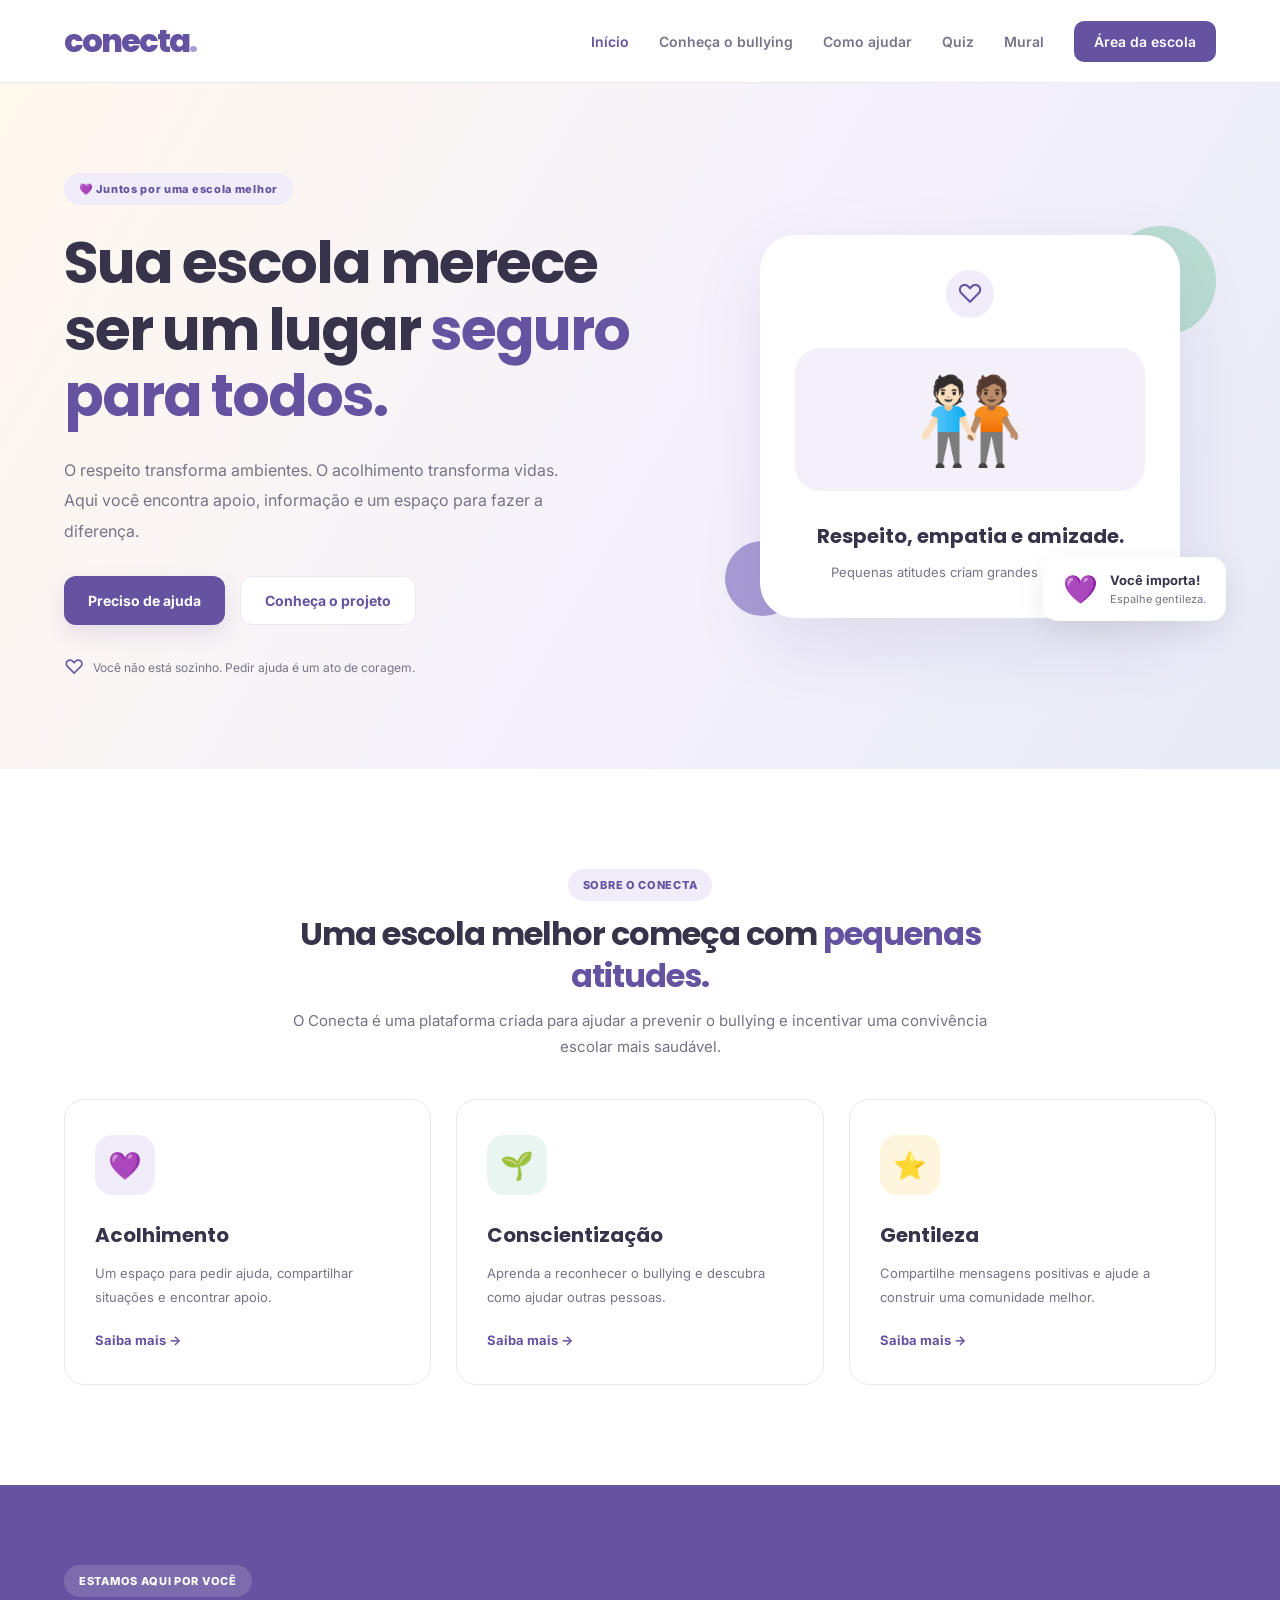
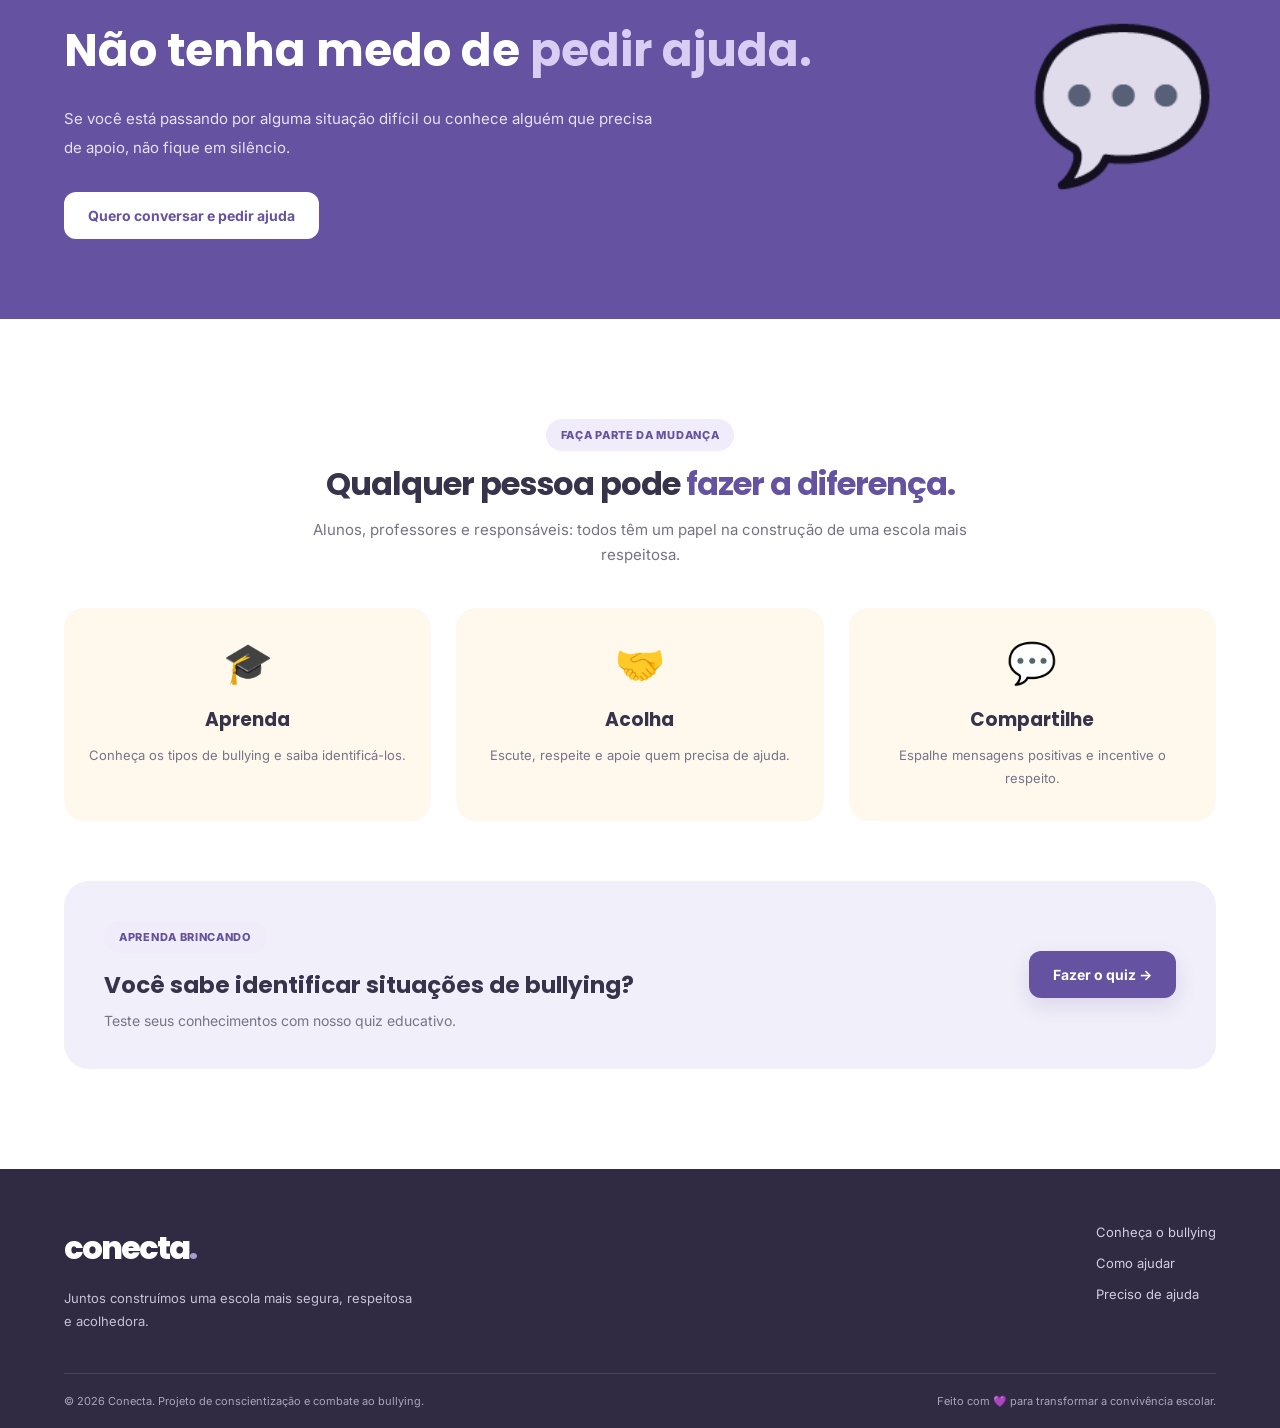
<file: index.html>
<!DOCTYPE html>
<html lang="pt-BR">
<head>
    <meta charset="UTF-8">
    <meta name="viewport" content="width=device-width, initial-scale=1.0">

    <title>Conecta | Juntos contra o bullying</title>

    <meta name="description" content="Uma comunidade escolar mais segura, acolhedora e livre de bullying.">

    <link rel="stylesheet" href="css/style.css">

    <link rel="preconnect" href="https://fonts.googleapis.com">
    <link rel="preconnect" href="https://fonts.gstatic.com" crossorigin>

    <link href="https://fonts.googleapis.com/css2?family=Inter:wght@400;500;600;700;800&family=Poppins:wght@400;500;600;700;800&display=swap" rel="stylesheet">

    <script src="js/main.js" defer></script>
</head>

<body>

    <!-- MENU DE NAVEGAÇÃO -->
    <header class="header">

        <nav class="navbar container">

            <a href="index.html" class="logo">
                conecta<span>.</span>
            </a>

            <button class="menu-toggle" id="menu-toggle" aria-label="Abrir menu" aria-expanded="false">
                ☰
            </button>

            <ul class="nav-links" id="nav-links">

                <li><a href="index.html" class="active">Início</a></li>

                <li><a href="conheca.html">Conheça o bullying</a></li>

                <li><a href="ajuda.html">Como ajudar</a></li>

                <li><a href="quiz.html">Quiz</a></li>

                <li><a href="mural.html">Mural</a></li>

                <li><a href="login.html" class="nav-login">Área da escola</a></li>

            </ul>

        </nav>

    </header>


    <!-- CONTEÚDO PRINCIPAL -->
    <main>

        <!-- SEÇÃO PRINCIPAL -->
        <section class="hero">

            <div class="container hero-content">

                <div class="hero-text">

                    <span class="tag">
                        💜 Juntos por uma escola melhor
                    </span>

                    <h1>
                        Sua escola merece ser um lugar
                        <span>seguro para todos.</span>
                    </h1>

                    <p>
                        O respeito transforma ambientes.
                        O acolhimento transforma vidas.

                        Aqui você encontra apoio, informação
                        e um espaço para fazer a diferença.
                    </p>

                    <div class="hero-buttons">

                        <a href="relato.html" class="btn btn-primary">
                            Preciso de ajuda
                        </a>

                        <a href="conheca.html" class="btn btn-secondary">
                            Conheça o projeto
                        </a>

                    </div>

                    <div class="hero-note">
                        <span>♡</span>
                        Você não está sozinho. Pedir ajuda é um ato de coragem.
                    </div>

                </div>


                <div class="hero-image">

                    <div class="image-decoration decoration-one"></div>
                    <div class="image-decoration decoration-two"></div>

                    <div class="illustration-card">

                        <div class="illustration-icon">
                            ♡
                        </div>

                        <div class="people-illustration">
                            <span>🧑🏻‍🤝‍🧑🏽</span>
                        </div>

                        <h3>
                            Respeito, empatia e amizade.
                        </h3>

                        <p>
                            Pequenas atitudes criam grandes mudanças.
                        </p>

                    </div>

                    <div class="floating-card">
                        <span>💜</span>
                        <div>
                            <strong>Você importa!</strong>
                            <small>Espalhe gentileza.</small>
                        </div>
                    </div>

                </div>

            </div>

        </section>


        <!-- SEÇÃO DE APRESENTAÇÃO -->
        <section class="about section">

            <div class="container">

                <div class="section-heading">

                    <span class="tag">SOBRE O CONECTA</span>

                    <h2>
                        Uma escola melhor começa
                        com <span>pequenas atitudes.</span>
                    </h2>

                    <p>
                        O Conecta é uma plataforma criada para
                        ajudar a prevenir o bullying e incentivar
                        uma convivência escolar mais saudável.
                    </p>

                </div>


                <div class="features-grid">

                    <article class="feature-card">

                        <div class="feature-icon purple">
                            💜
                        </div>

                        <h3>Acolhimento</h3>

                        <p>
                            Um espaço para pedir ajuda,
                            compartilhar situações e encontrar apoio.
                        </p>

                        <a href="relato.html">Saiba mais →</a>

                    </article>


                    <article class="feature-card">

                        <div class="feature-icon green">
                            🌱
                        </div>

                        <h3>Conscientização</h3>

                        <p>
                            Aprenda a reconhecer o bullying
                            e descubra como ajudar outras pessoas.
                        </p>

                        <a href="conheca.html">Saiba mais →</a>

                    </article>


                    <article class="feature-card">

                        <div class="feature-icon yellow">
                            ⭐
                        </div>

                        <h3>Gentileza</h3>

                        <p>
                            Compartilhe mensagens positivas
                            e ajude a construir uma comunidade melhor.
                        </p>

                        <a href="mural.html">Saiba mais →</a>

                    </article>

                </div>

            </div>

        </section>


        <!-- SEÇÃO DE AJUDA -->
        <section class="help-section">

            <div class="container help-content">

                <div>
                    <span class="tag">ESTAMOS AQUI POR VOCÊ</span>

                    <h2>
                        Não tenha medo de
                        <span>pedir ajuda.</span>
                    </h2>

                    <p>
                        Se você está passando por alguma situação
                        difícil ou conhece alguém que precisa de apoio,
                        não fique em silêncio.
                    </p>

                    <a href="relato.html" class="btn btn-white">
                        Quero conversar e pedir ajuda
                    </a>
                </div>

                <div class="help-decoration">
                    💬
                </div>

            </div>

        </section>


        <!-- SEÇÃO DE PARTICIPAÇÃO -->
        <section class="participate section">

            <div class="container">

                <div class="section-heading">

                    <span class="tag">FAÇA PARTE DA MUDANÇA</span>

                    <h2>
                        Qualquer pessoa pode
                        <span>fazer a diferença.</span>
                    </h2>

                    <p>
                        Alunos, professores e responsáveis:
                        todos têm um papel na construção de
                        uma escola mais respeitosa.
                    </p>

                </div>


                <div class="participate-grid">

                    <div class="participate-card">
                        <span>🎓</span>
                        <h3>Aprenda</h3>
                        <p>Conheça os tipos de bullying e saiba identificá-los.</p>
                    </div>

                    <div class="participate-card">
                        <span>🤝</span>
                        <h3>Acolha</h3>
                        <p>Escute, respeite e apoie quem precisa de ajuda.</p>
                    </div>

                    <div class="participate-card">
                        <span>💬</span>
                        <h3>Compartilhe</h3>
                        <p>Espalhe mensagens positivas e incentive o respeito.</p>
                    </div>

                </div>

                <div class="quiz-call">

                    <div>
                        <span class="tag">APRENDA BRINCANDO</span>

                        <h3>Você sabe identificar situações de bullying?</h3>

                        <p>
                            Teste seus conhecimentos com nosso quiz educativo.
                        </p>
                    </div>

                    <a href="quiz.html" class="btn btn-primary">
                        Fazer o quiz →
                    </a>

                </div>

            </div>

        </section>

    </main>


    <!-- RODAPÉ -->
    <footer class="footer">

        <div class="container footer-content">

            <div>
                <a href="index.html" class="logo footer-logo">
                    conecta<span>.</span>
                </a>

                <p>
                    Juntos construímos uma escola
                    mais segura, respeitosa e acolhedora.
                </p>
            </div>

            <div class="footer-links">

                <a href="conheca.html">Conheça o bullying</a>

                <a href="ajuda.html">Como ajudar</a>

                <a href="relato.html">Preciso de ajuda</a>

            </div>

        </div>

        <div class="container footer-bottom">

            <p>© 2026 Conecta. Projeto de conscientização e combate ao bullying.</p>

            <p>Feito com 💜 para transformar a convivência escolar.</p>

        </div>

    </footer>

</body>
</html>
</file>
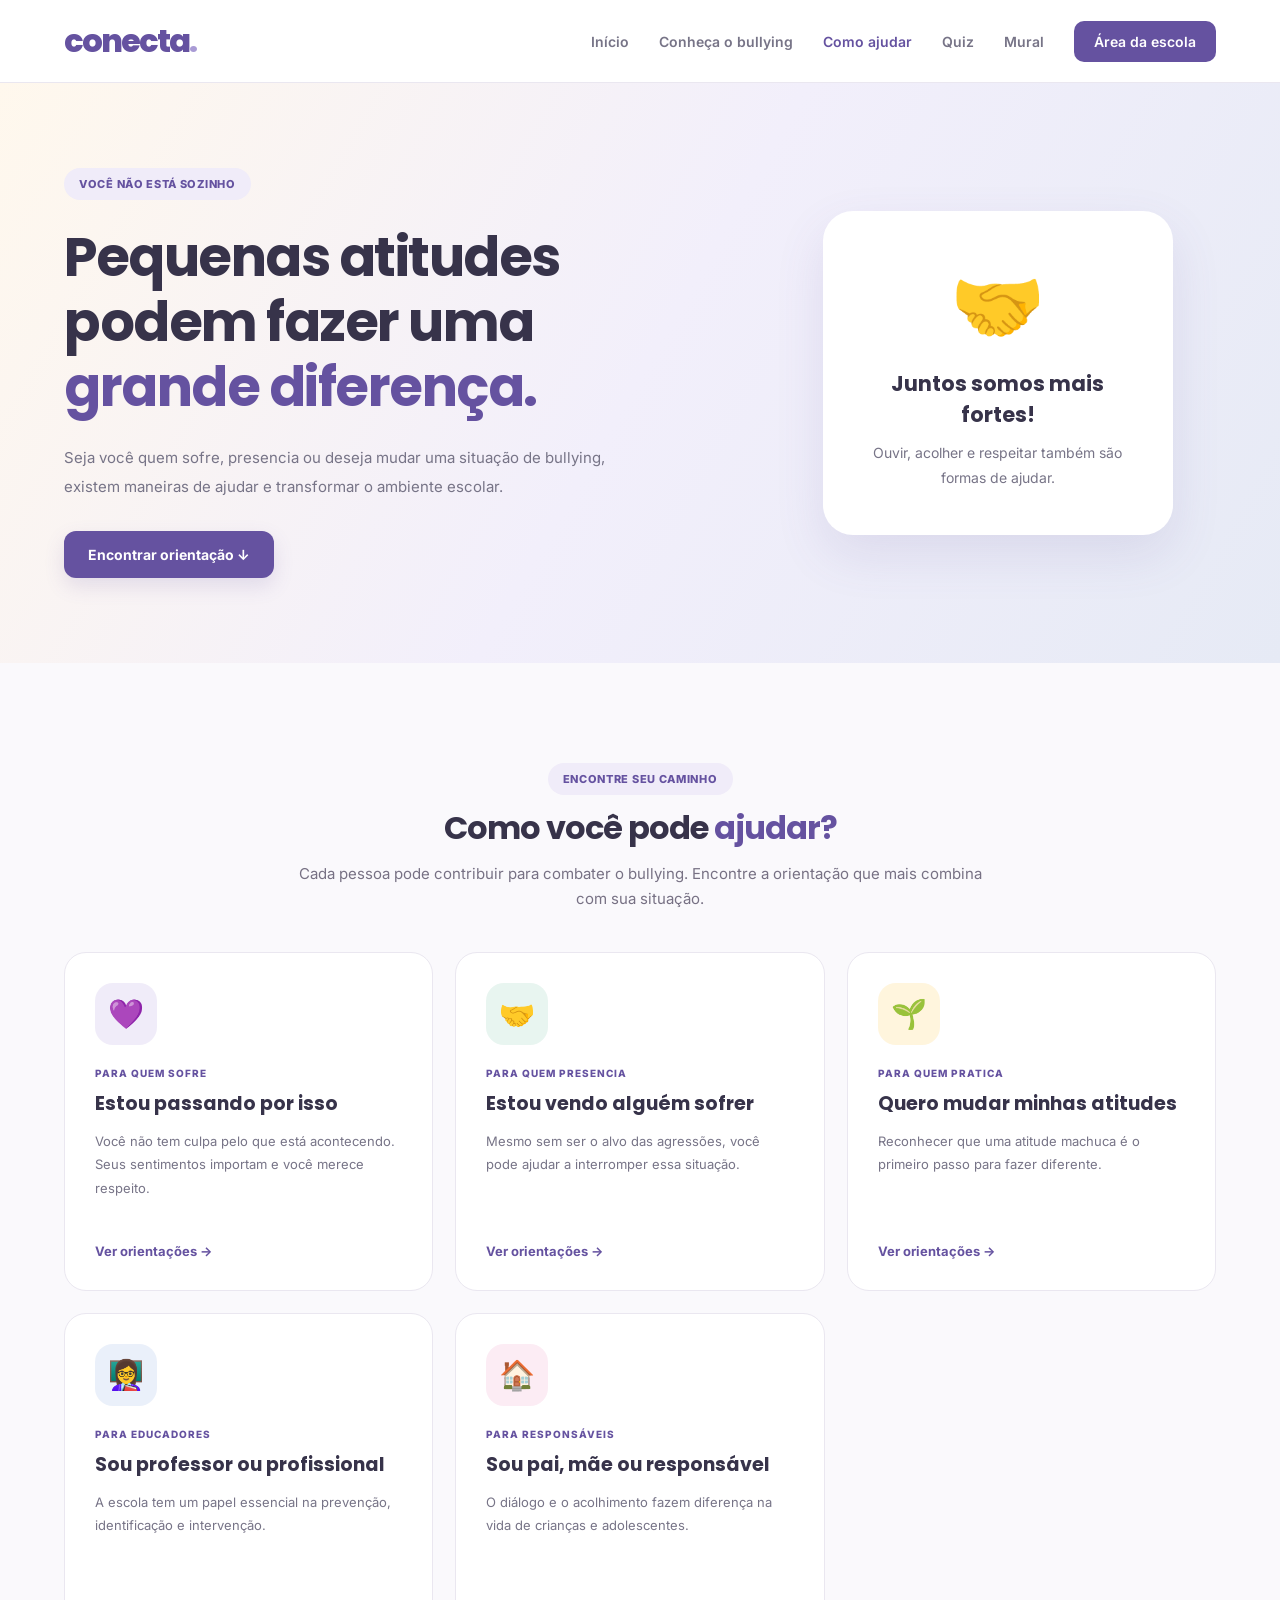
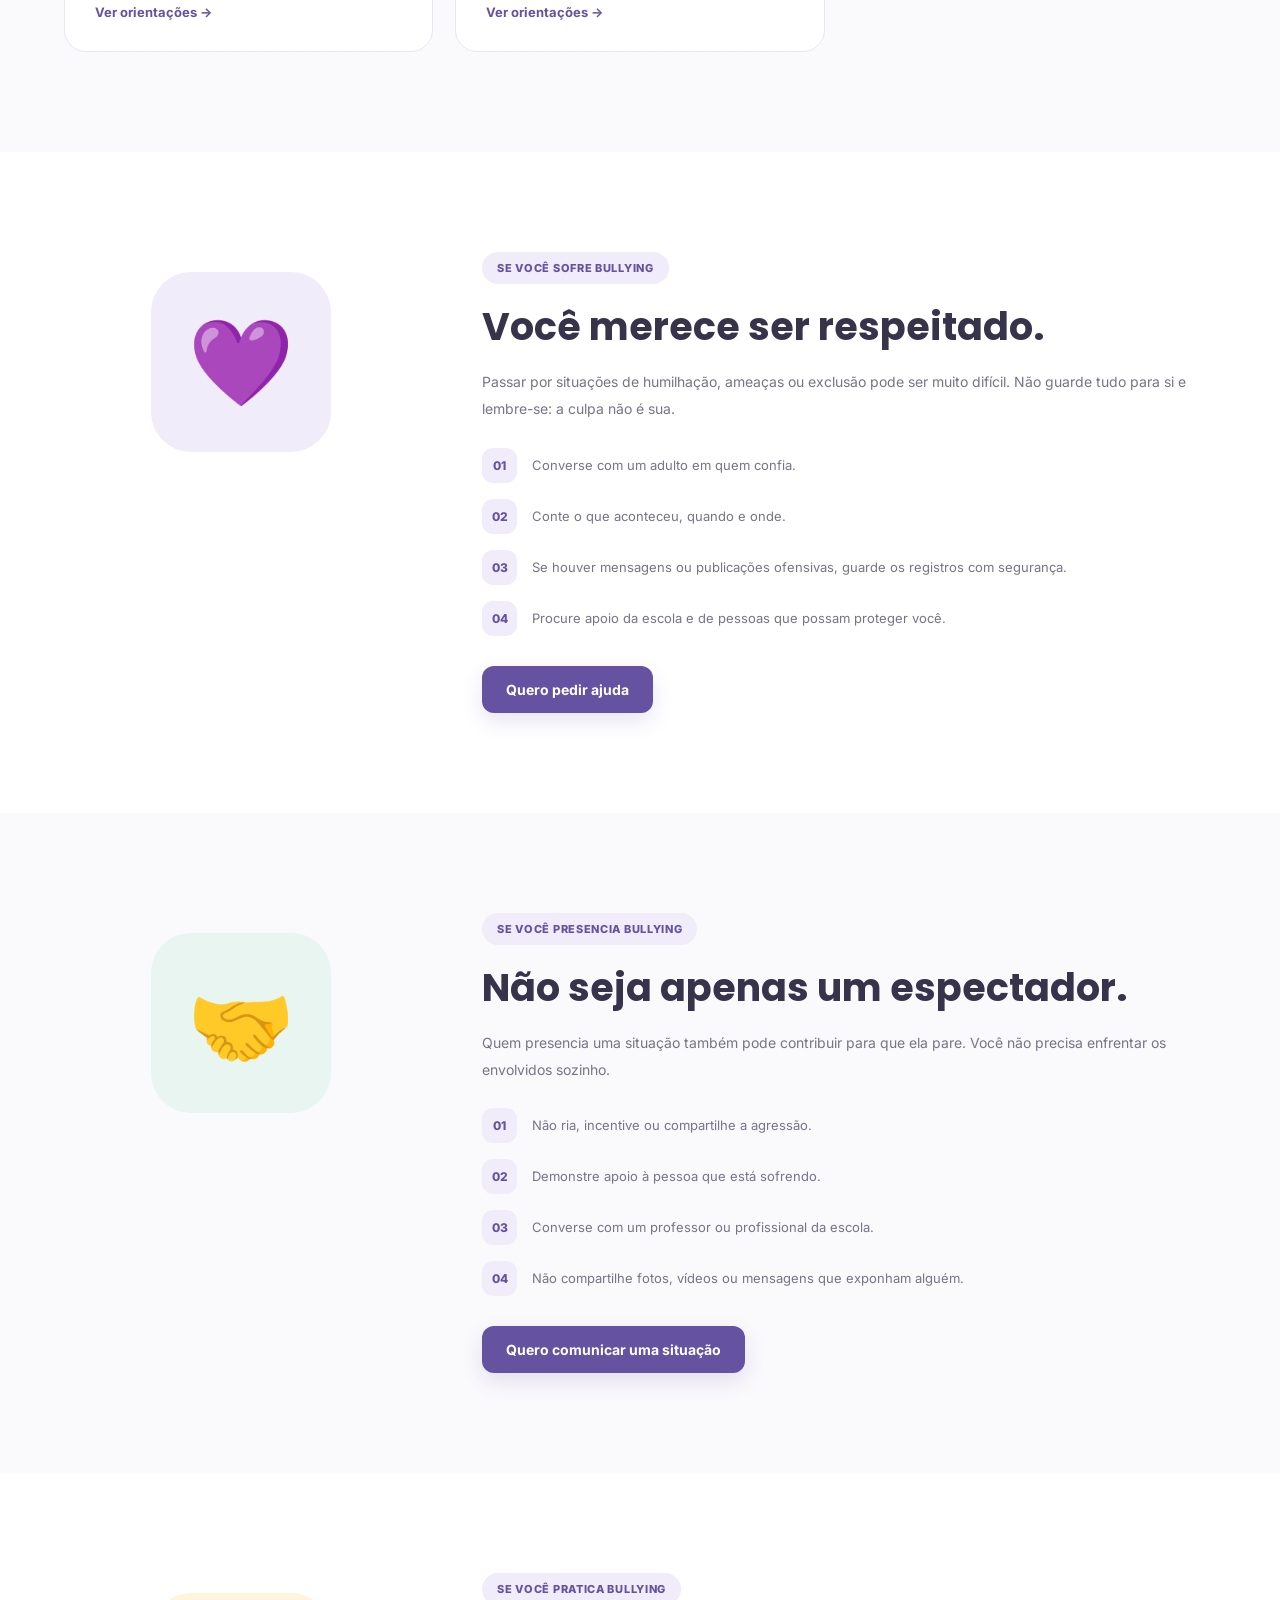
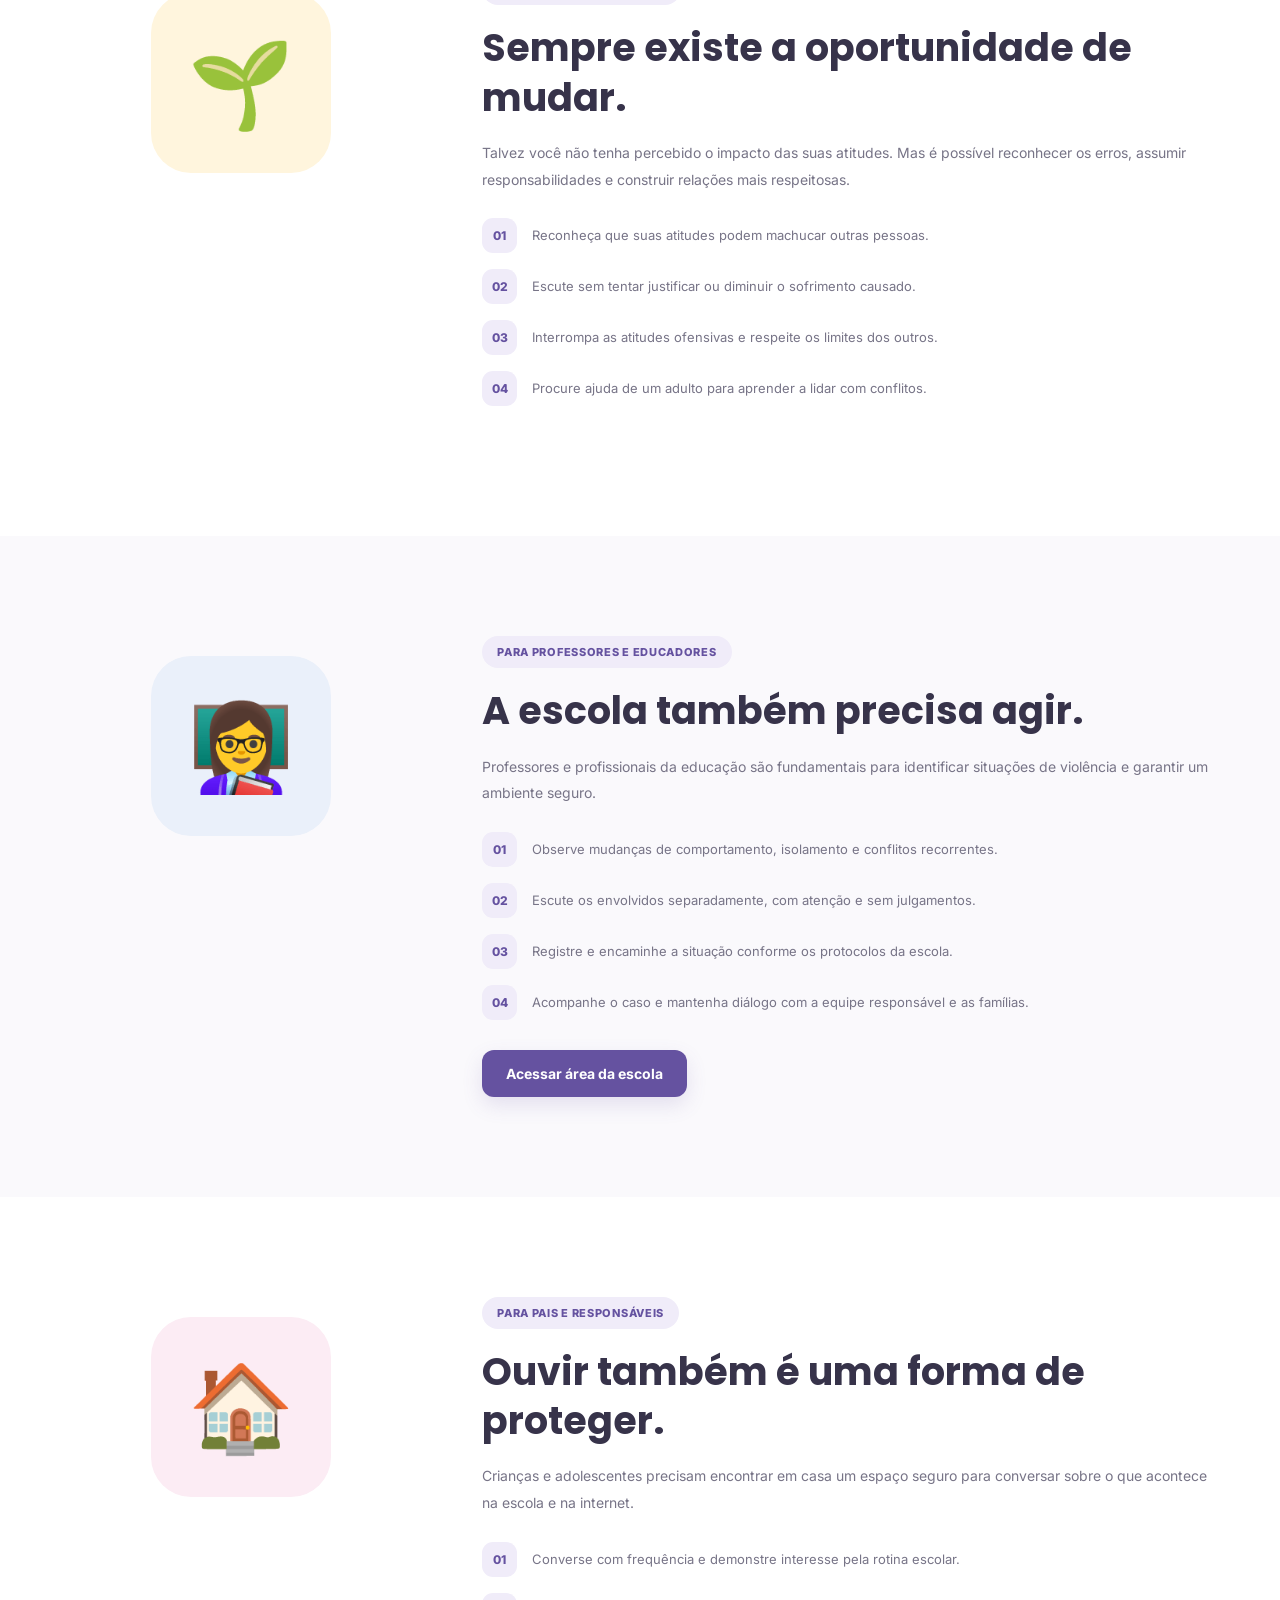
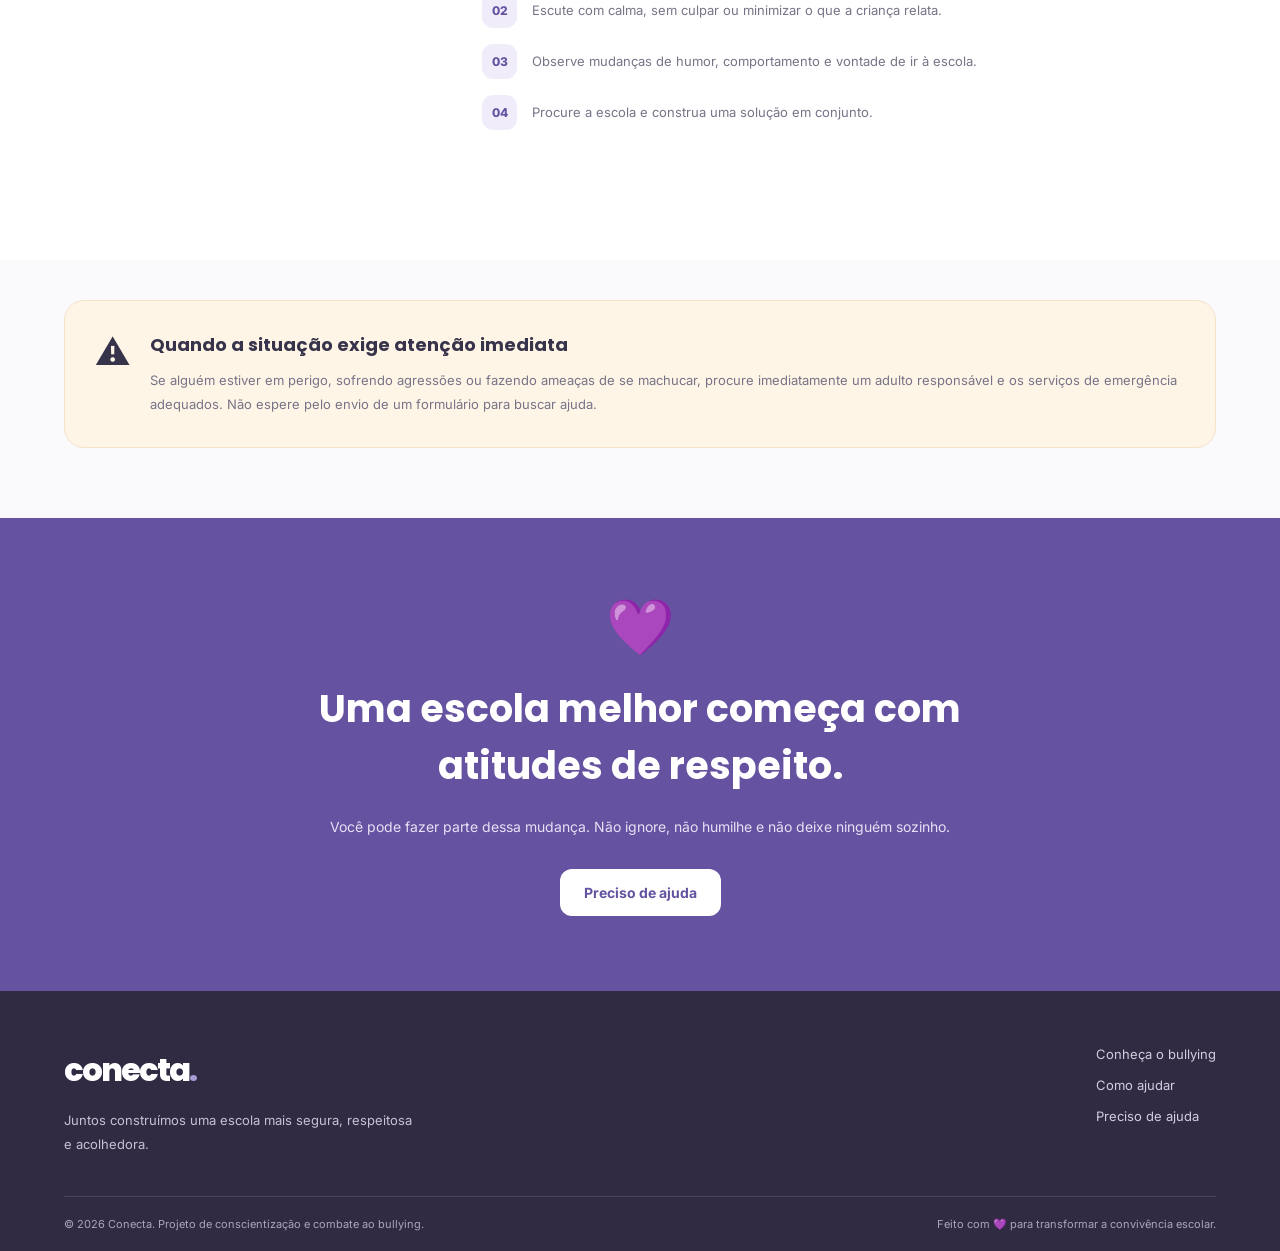
<file: ajuda.html>
<!DOCTYPE html>
<html lang="pt-BR">

<head>
    <meta charset="UTF-8">
    <meta name="viewport" content="width=device-width, initial-scale=1.0">

    <title>Como ajudar | Conecta</title>

    <link rel="stylesheet" href="css/style.css">

    <link rel="preconnect" href="https://fonts.googleapis.com">
    <link rel="preconnect" href="https://fonts.gstatic.com" crossorigin>

    <link href="https://fonts.googleapis.com/css2?family=Inter:wght@400;500;600;700;800&family=Poppins:wght@400;500;600;700;800&display=swap" rel="stylesheet">

    <script src="js/main.js" defer></script>
</head>

<body>

    <!-- MENU -->
    <header class="header">
        <nav class="navbar container">

            <a href="index.html" class="logo">
                conecta<span>.</span>
            </a>

            <button class="menu-toggle" id="menu-toggle"
                aria-label="Abrir menu" aria-expanded="false">
                ☰
            </button>

            <ul class="nav-links" id="nav-links">
                <li><a href="index.html">Início</a></li>
                <li><a href="conheca.html">Conheça o bullying</a></li>
                <li><a href="ajuda.html" class="active">Como ajudar</a></li>
                <li><a href="quiz.html">Quiz</a></li>
                <li><a href="mural.html">Mural</a></li>
                <li><a href="login.html" class="nav-login">Área da escola</a></li>
            </ul>

        </nav>
    </header>


    <main>

        <!-- HERO -->
        <section class="help-hero">

            <div class="container help-hero-content">

                <div class="help-hero-text">

                    <span class="tag">VOCÊ NÃO ESTÁ SOZINHO</span>

                    <h1>
                        Pequenas atitudes podem fazer uma
                        <span>grande diferença.</span>
                    </h1>

                    <p>
                        Seja você quem sofre, presencia ou deseja
                        mudar uma situação de bullying, existem
                        maneiras de ajudar e transformar o ambiente escolar.
                    </p>

                    <a href="#orientacoes" class="btn btn-primary">
                        Encontrar orientação ↓
                    </a>

                </div>

                <div class="help-hero-illustration">
                    <div class="help-illustration-card">
                        <span>🤝</span>
                        <h3>Juntos somos mais fortes!</h3>
                        <p>Ouvir, acolher e respeitar também são formas de ajudar.</p>
                    </div>
                </div>

            </div>

        </section>


        <!-- ESCOLHA SUA SITUAÇÃO -->
        <section class="help-choices section" id="orientacoes">

            <div class="container">

                <div class="section-heading">

                    <span class="tag">ENCONTRE SEU CAMINHO</span>

                    <h2>Como você pode <span>ajudar?</span></h2>

                    <p>
                        Cada pessoa pode contribuir para combater
                        o bullying. Encontre a orientação que mais
                        combina com sua situação.
                    </p>

                </div>


                <div class="help-grid">

                    <article class="help-card">

                        <div class="help-card-icon help-purple">💜</div>

                        <span class="help-label">PARA QUEM SOFRE</span>

                        <h3>Estou passando por isso</h3>

                        <p>
                            Você não tem culpa pelo que está acontecendo.
                            Seus sentimentos importam e você merece respeito.
                        </p>

                        <a href="#quem-sofre">Ver orientações →</a>

                    </article>


                    <article class="help-card">

                        <div class="help-card-icon help-green">🤝</div>

                        <span class="help-label">PARA QUEM PRESENCIA</span>

                        <h3>Estou vendo alguém sofrer</h3>

                        <p>
                            Mesmo sem ser o alvo das agressões,
                            você pode ajudar a interromper essa situação.
                        </p>

                        <a href="#quem-presencia">Ver orientações →</a>

                    </article>


                    <article class="help-card">

                        <div class="help-card-icon help-yellow">🌱</div>

                        <span class="help-label">PARA QUEM PRATICA</span>

                        <h3>Quero mudar minhas atitudes</h3>

                        <p>
                            Reconhecer que uma atitude machuca
                            é o primeiro passo para fazer diferente.
                        </p>

                        <a href="#quem-pratica">Ver orientações →</a>

                    </article>


                    <article class="help-card">

                        <div class="help-card-icon help-blue">👩‍🏫</div>

                        <span class="help-label">PARA EDUCADORES</span>

                        <h3>Sou professor ou profissional</h3>

                        <p>
                            A escola tem um papel essencial na prevenção,
                            identificação e intervenção.
                        </p>

                        <a href="#professores">Ver orientações →</a>

                    </article>


                    <article class="help-card">

                        <div class="help-card-icon help-pink">🏠</div>

                        <span class="help-label">PARA RESPONSÁVEIS</span>

                        <h3>Sou pai, mãe ou responsável</h3>

                        <p>
                            O diálogo e o acolhimento fazem diferença
                            na vida de crianças e adolescentes.
                        </p>

                        <a href="#responsaveis">Ver orientações →</a>

                    </article>

                </div>

            </div>

        </section>


        <!-- QUEM SOFRE -->
        <section class="help-detail section" id="quem-sofre">

            <div class="container help-detail-content">

                <div class="help-detail-icon detail-purple">
                    💜
                </div>

                <div class="help-detail-text">

                    <span class="tag">SE VOCÊ SOFRE BULLYING</span>

                    <h2>Você merece ser respeitado.</h2>

                    <p>
                        Passar por situações de humilhação, ameaças
                        ou exclusão pode ser muito difícil. Não guarde
                        tudo para si e lembre-se: a culpa não é sua.
                    </p>

                    <div class="help-tips">

                        <div class="help-tip">
                            <span>01</span>
                            <p>Converse com um adulto em quem confia.</p>
                        </div>

                        <div class="help-tip">
                            <span>02</span>
                            <p>Conte o que aconteceu, quando e onde.</p>
                        </div>

                        <div class="help-tip">
                            <span>03</span>
                            <p>Se houver mensagens ou publicações ofensivas, guarde os registros com segurança.</p>
                        </div>

                        <div class="help-tip">
                            <span>04</span>
                            <p>Procure apoio da escola e de pessoas que possam proteger você.</p>
                        </div>

                    </div>

                    <a href="relato.html" class="btn btn-primary">
                        Quero pedir ajuda
                    </a>

                </div>

            </div>

        </section>


        <!-- QUEM PRESENCIA -->
        <section class="help-detail help-detail-reverse section" id="quem-presencia">

            <div class="container help-detail-content">

                <div class="help-detail-icon detail-green">
                    🤝
                </div>

                <div class="help-detail-text">

                    <span class="tag">SE VOCÊ PRESENCIA BULLYING</span>

                    <h2>Não seja apenas um espectador.</h2>

                    <p>
                        Quem presencia uma situação também pode
                        contribuir para que ela pare. Você não precisa
                        enfrentar os envolvidos sozinho.
                    </p>

                    <div class="help-tips">

                        <div class="help-tip">
                            <span>01</span>
                            <p>Não ria, incentive ou compartilhe a agressão.</p>
                        </div>

                        <div class="help-tip">
                            <span>02</span>
                            <p>Demonstre apoio à pessoa que está sofrendo.</p>
                        </div>

                        <div class="help-tip">
                            <span>03</span>
                            <p>Converse com um professor ou profissional da escola.</p>
                        </div>

                        <div class="help-tip">
                            <span>04</span>
                            <p>Não compartilhe fotos, vídeos ou mensagens que exponham alguém.</p>
                        </div>

                    </div>

                    <a href="relato.html" class="btn btn-primary">
                        Quero comunicar uma situação
                    </a>

                </div>

            </div>

        </section>


        <!-- QUEM PRATICA -->
        <section class="help-detail section" id="quem-pratica">

            <div class="container help-detail-content">

                <div class="help-detail-icon detail-yellow">
                    🌱
                </div>

                <div class="help-detail-text">

                    <span class="tag">SE VOCÊ PRATICA BULLYING</span>

                    <h2>Sempre existe a oportunidade de mudar.</h2>

                    <p>
                        Talvez você não tenha percebido o impacto
                        das suas atitudes. Mas é possível reconhecer
                        os erros, assumir responsabilidades e construir
                        relações mais respeitosas.
                    </p>

                    <div class="help-tips">

                        <div class="help-tip">
                            <span>01</span>
                            <p>Reconheça que suas atitudes podem machucar outras pessoas.</p>
                        </div>

                        <div class="help-tip">
                            <span>02</span>
                            <p>Escute sem tentar justificar ou diminuir o sofrimento causado.</p>
                        </div>

                        <div class="help-tip">
                            <span>03</span>
                            <p>Interrompa as atitudes ofensivas e respeite os limites dos outros.</p>
                        </div>

                        <div class="help-tip">
                            <span>04</span>
                            <p>Procure ajuda de um adulto para aprender a lidar com conflitos.</p>
                        </div>

                    </div>

                </div>

            </div>

        </section>


        <!-- PROFESSORES -->
        <section class="help-detail help-detail-reverse section" id="professores">

            <div class="container help-detail-content">

                <div class="help-detail-icon detail-blue">
                    👩‍🏫
                </div>

                <div class="help-detail-text">

                    <span class="tag">PARA PROFESSORES E EDUCADORES</span>

                    <h2>A escola também precisa agir.</h2>

                    <p>
                        Professores e profissionais da educação
                        são fundamentais para identificar situações
                        de violência e garantir um ambiente seguro.
                    </p>

                    <div class="help-tips">

                        <div class="help-tip">
                            <span>01</span>
                            <p>Observe mudanças de comportamento, isolamento e conflitos recorrentes.</p>
                        </div>

                        <div class="help-tip">
                            <span>02</span>
                            <p>Escute os envolvidos separadamente, com atenção e sem julgamentos.</p>
                        </div>

                        <div class="help-tip">
                            <span>03</span>
                            <p>Registre e encaminhe a situação conforme os protocolos da escola.</p>
                        </div>

                        <div class="help-tip">
                            <span>04</span>
                            <p>Acompanhe o caso e mantenha diálogo com a equipe responsável e as famílias.</p>
                        </div>

                    </div>

                    <a href="login.html" class="btn btn-primary">
                        Acessar área da escola
                    </a>

                </div>

            </div>

        </section>


        <!-- RESPONSÁVEIS -->
        <section class="help-detail section" id="responsaveis">

            <div class="container help-detail-content">

                <div class="help-detail-icon detail-pink">
                    🏠
                </div>

                <div class="help-detail-text">

                    <span class="tag">PARA PAIS E RESPONSÁVEIS</span>

                    <h2>Ouvir também é uma forma de proteger.</h2>

                    <p>
                        Crianças e adolescentes precisam encontrar
                        em casa um espaço seguro para conversar
                        sobre o que acontece na escola e na internet.
                    </p>

                    <div class="help-tips">

                        <div class="help-tip">
                            <span>01</span>
                            <p>Converse com frequência e demonstre interesse pela rotina escolar.</p>
                        </div>

                        <div class="help-tip">
                            <span>02</span>
                            <p>Escute com calma, sem culpar ou minimizar o que a criança relata.</p>
                        </div>

                        <div class="help-tip">
                            <span>03</span>
                            <p>Observe mudanças de humor, comportamento e vontade de ir à escola.</p>
                        </div>

                        <div class="help-tip">
                            <span>04</span>
                            <p>Procure a escola e construa uma solução em conjunto.</p>
                        </div>

                    </div>

                </div>

            </div>

        </section>


        <!-- ALERTA -->
        <section class="help-alert-section">

            <div class="container">

                <div class="help-alert">

                    <span>⚠️</span>

                    <div>
                        <h3>Quando a situação exige atenção imediata</h3>

                        <p>
                            Se alguém estiver em perigo, sofrendo agressões
                            ou fazendo ameaças de se machucar, procure
                            imediatamente um adulto responsável e os
                            serviços de emergência adequados. Não espere
                            pelo envio de um formulário para buscar ajuda.
                        </p>
                    </div>

                </div>

            </div>

        </section>


        <!-- FINAL -->
        <section class="knowledge-final">

            <div class="container">

                <span>💜</span>

                <h2>Uma escola melhor começa com atitudes de respeito.</h2>

                <p>
                    Você pode fazer parte dessa mudança.
                    Não ignore, não humilhe e não deixe ninguém sozinho.
                </p>

                <a href="relato.html" class="btn btn-white">
                    Preciso de ajuda
                </a>

            </div>

        </section>

    </main>


    <!-- RODAPÉ -->
    <footer class="footer">

        <div class="container footer-content">

            <div>

                <a href="index.html" class="logo footer-logo">
                    conecta<span>.</span>
                </a>

                <p>
                    Juntos construímos uma escola
                    mais segura, respeitosa e acolhedora.
                </p>

            </div>

            <div class="footer-links">

                <a href="conheca.html">Conheça o bullying</a>
                <a href="ajuda.html">Como ajudar</a>
                <a href="relato.html">Preciso de ajuda</a>

            </div>

        </div>

        <div class="container footer-bottom">

            <p>© 2026 Conecta. Projeto de conscientização e combate ao bullying.</p>

            <p>Feito com 💜 para transformar a convivência escolar.</p>

        </div>

    </footer>

</body>

</html>
</file>
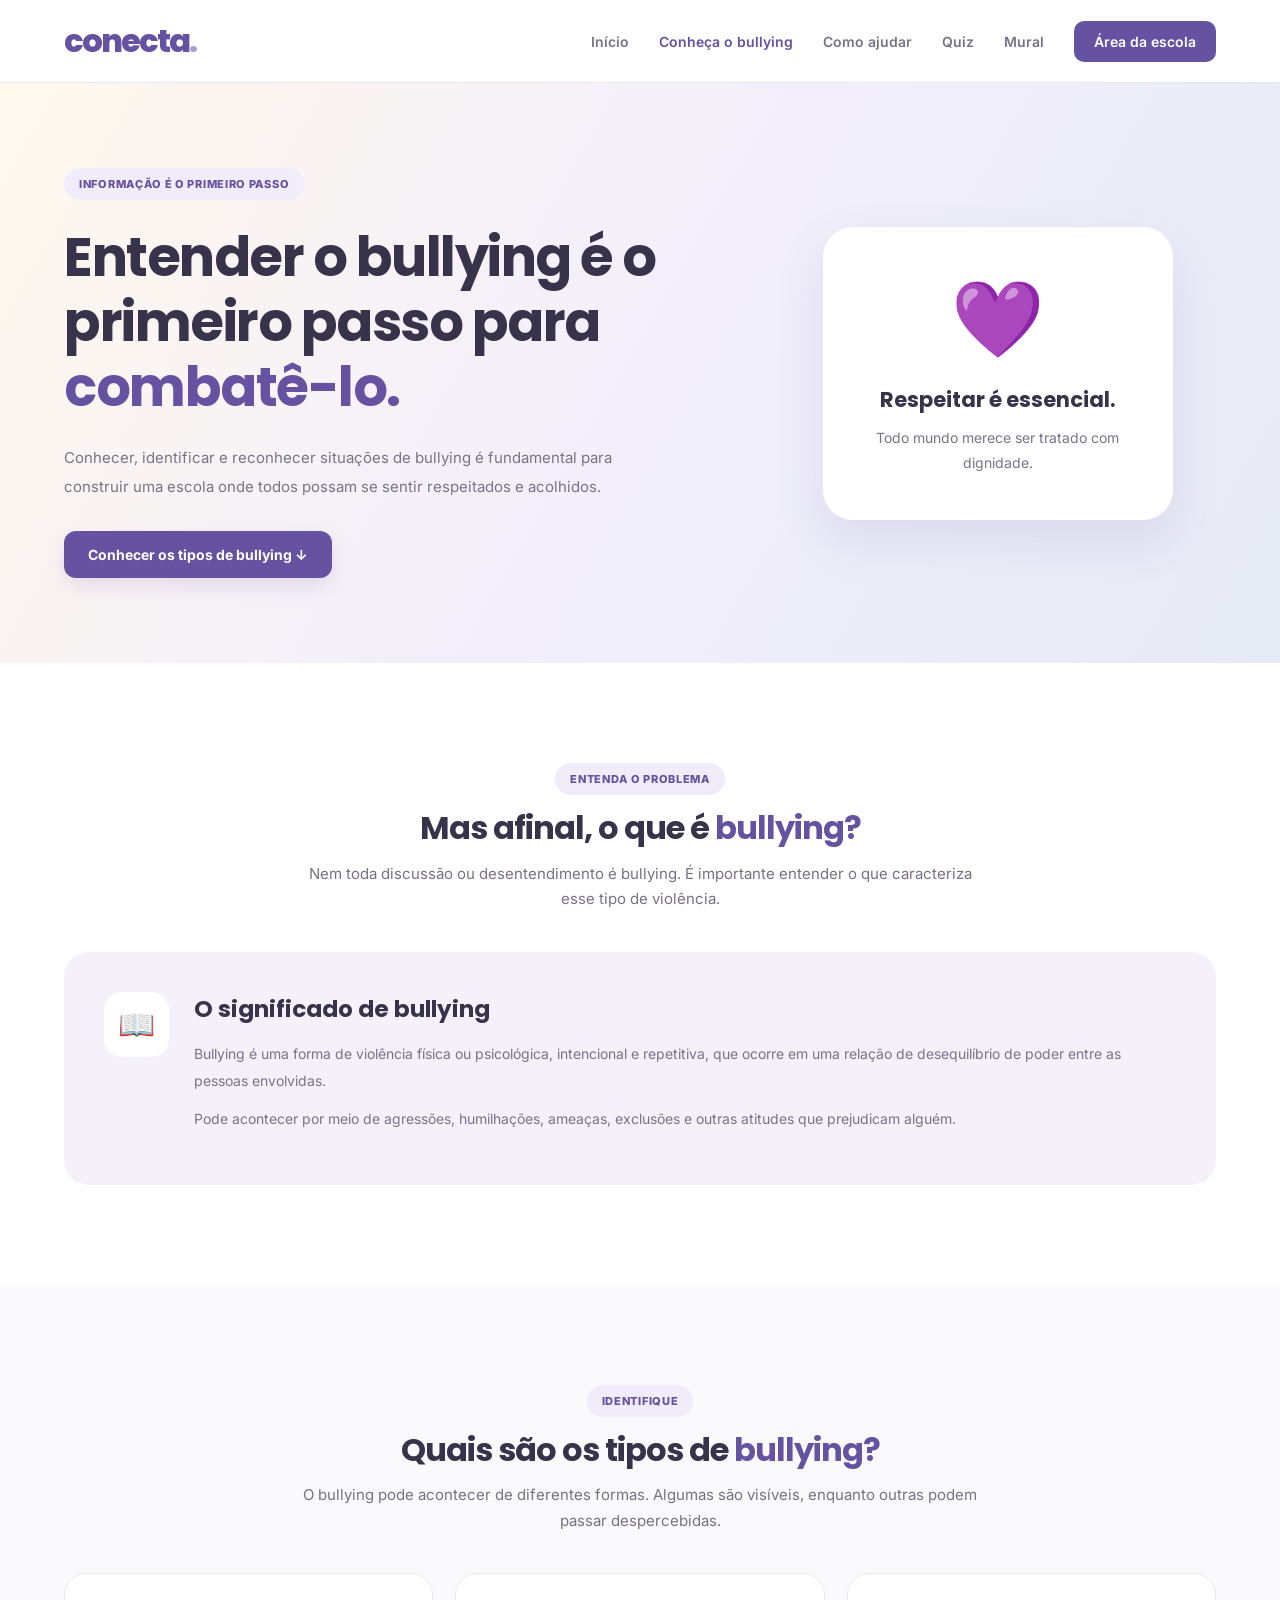
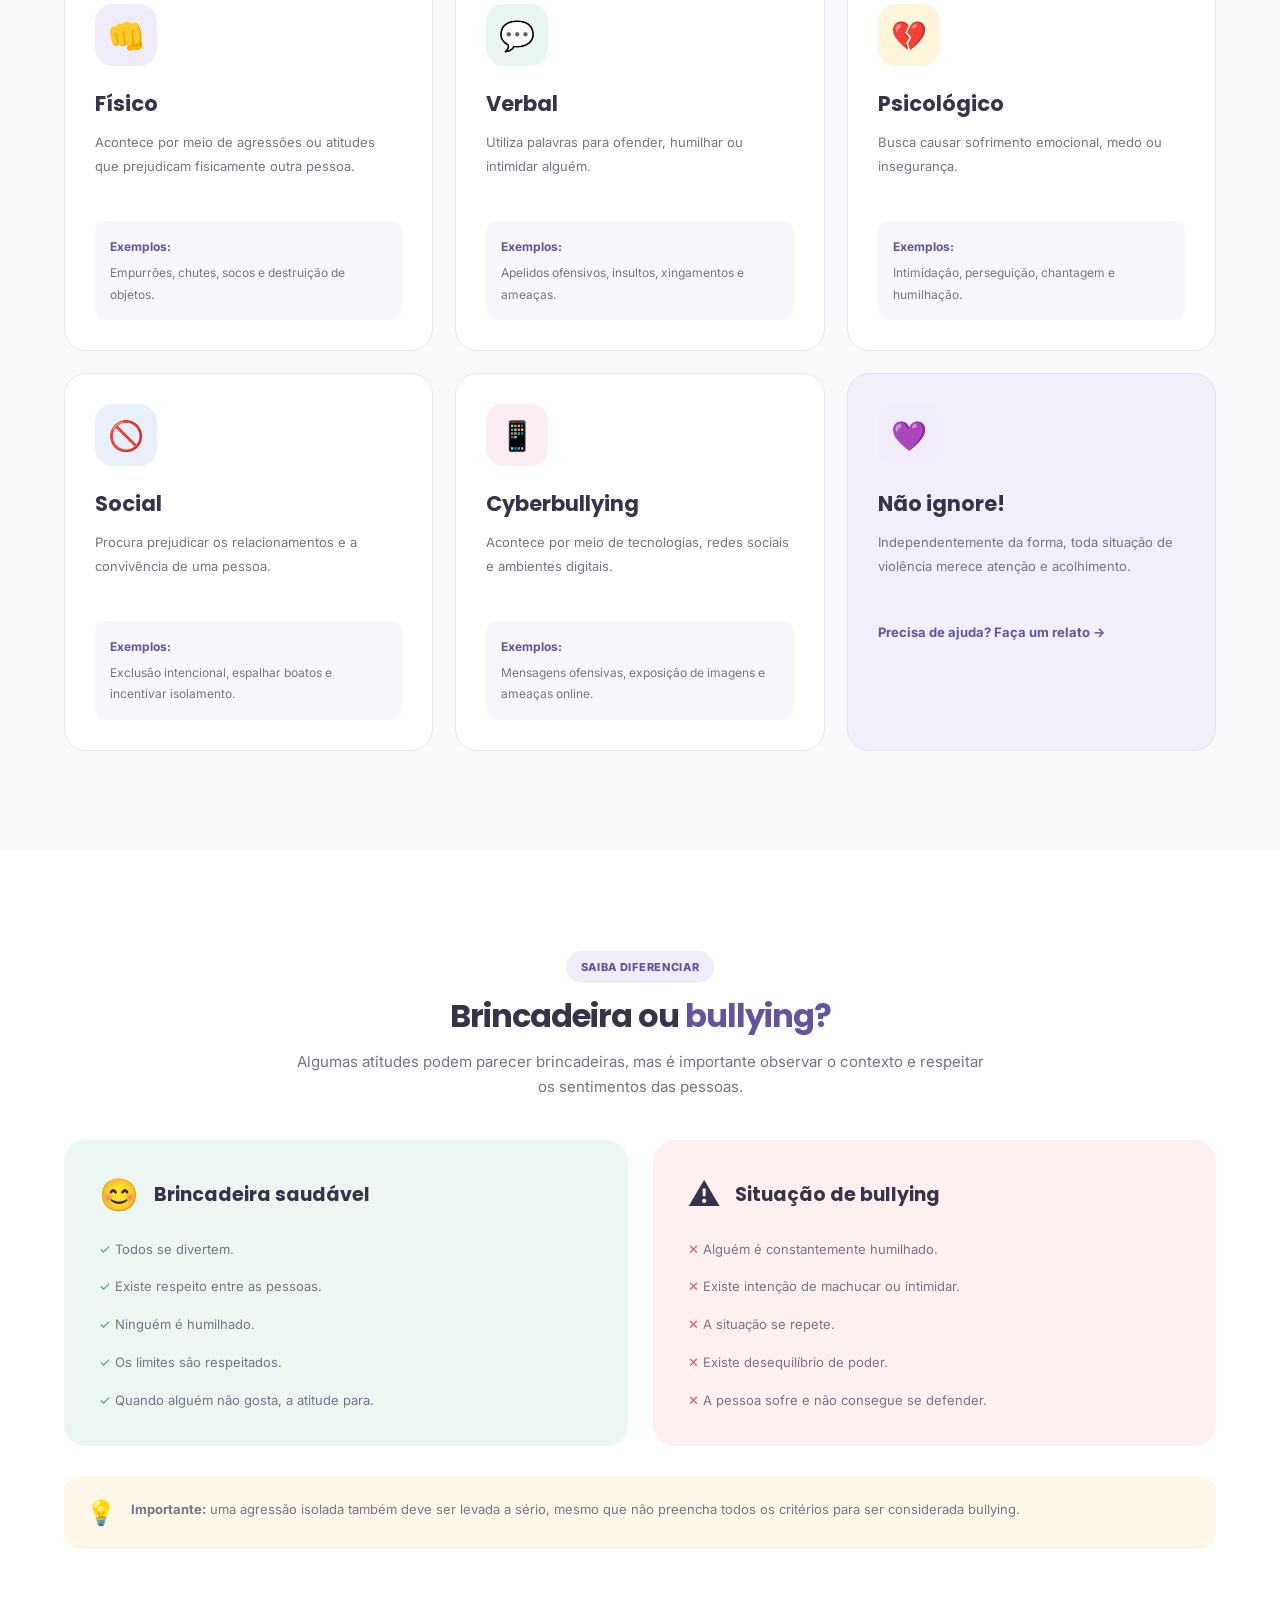
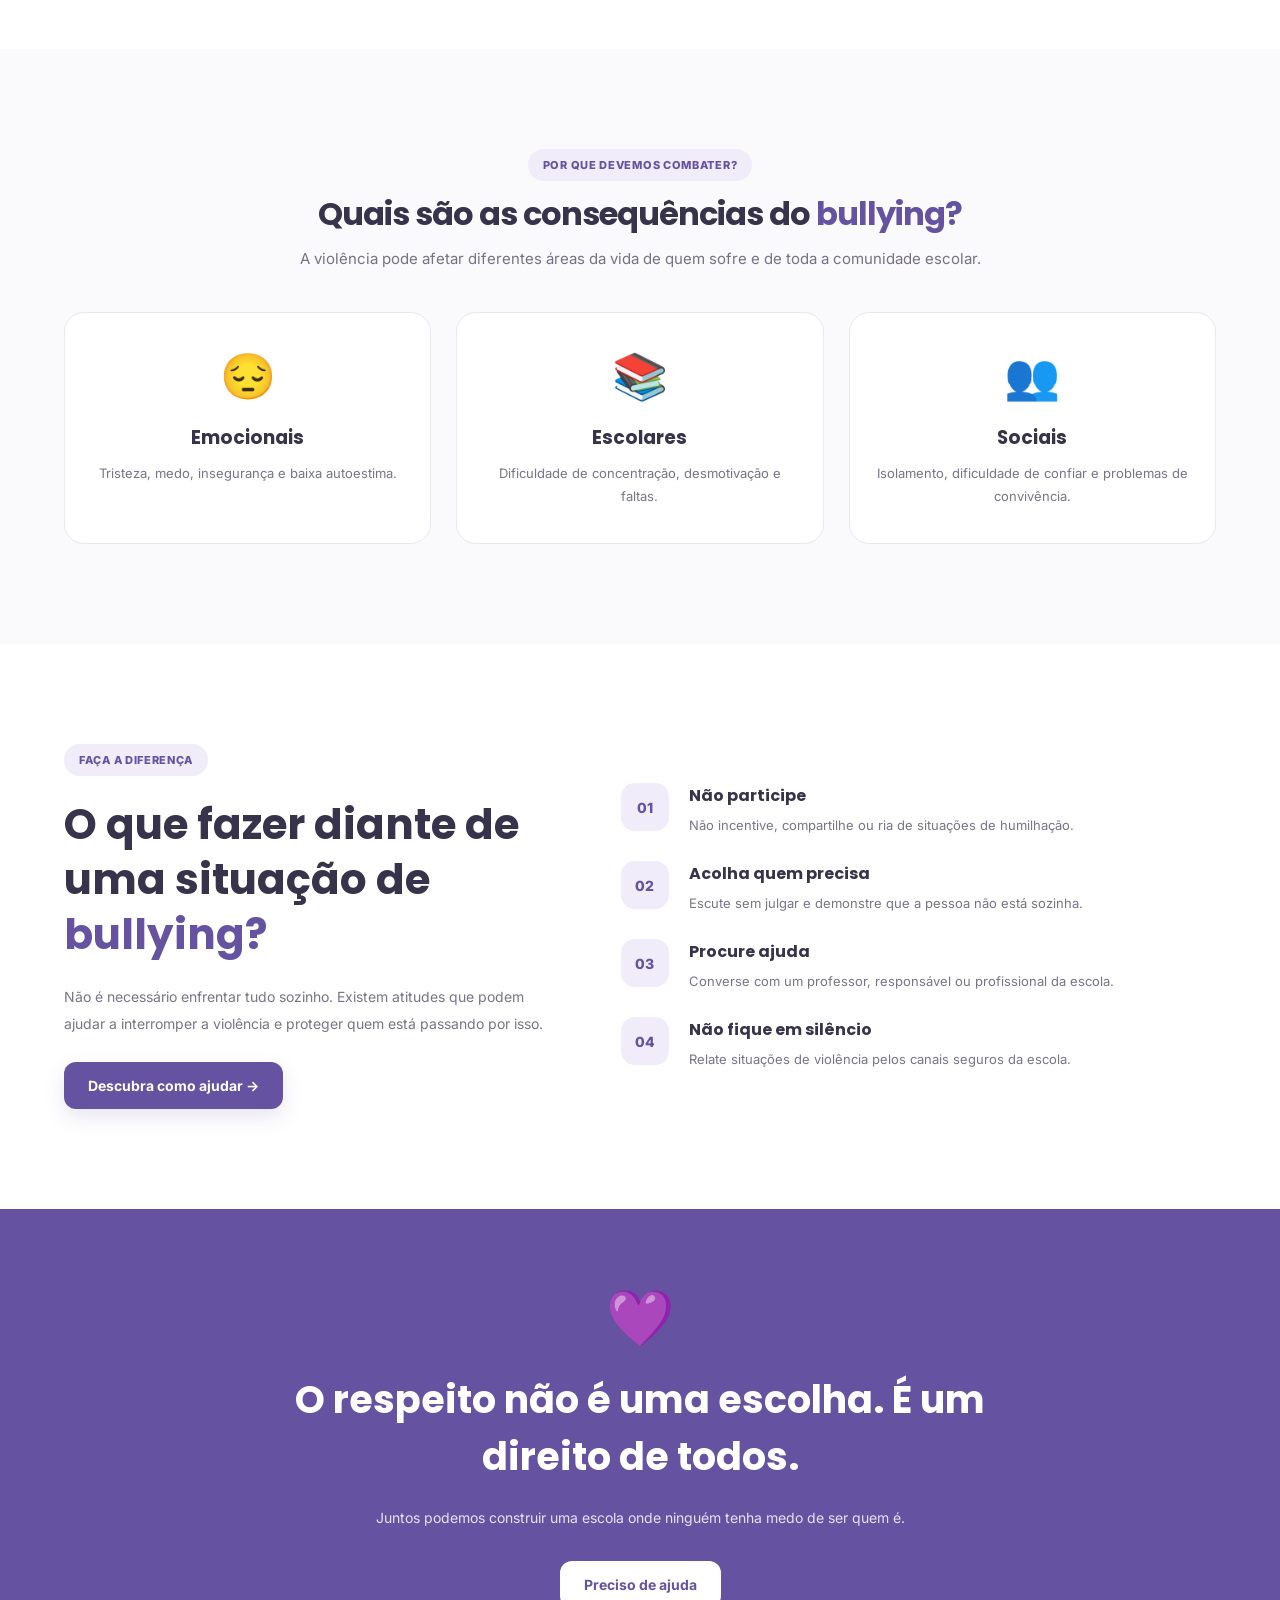
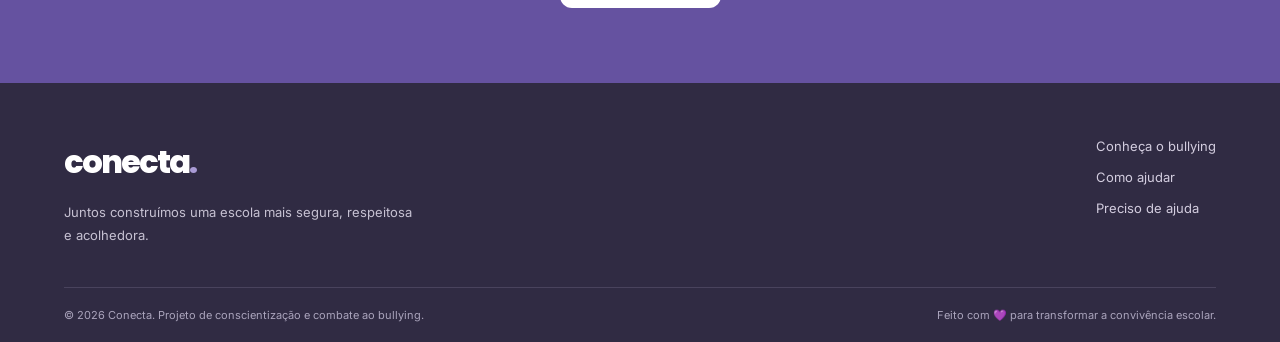
<file: conheca.html>
<!DOCTYPE html>
<html lang="pt-BR">

<head>
    <meta charset="UTF-8">
    <meta name="viewport" content="width=device-width, initial-scale=1.0">

    <title>Conheça o Bullying | Conecta</title>

    <link rel="stylesheet" href="css/style.css">

    <link rel="preconnect" href="https://fonts.googleapis.com">
    <link rel="preconnect" href="https://fonts.gstatic.com" crossorigin>

    <link href="https://fonts.googleapis.com/css2?family=Inter:wght@400;500;600;700;800&family=Poppins:wght@400;500;600;700;800&display=swap" rel="stylesheet">

    <script src="js/main.js" defer></script>
</head>

<body>

    <!-- MENU -->
    <header class="header">

        <nav class="navbar container">

            <a href="index.html" class="logo">
                conecta<span>.</span>
            </a>

            <button class="menu-toggle" id="menu-toggle"
                aria-label="Abrir menu" aria-expanded="false">
                ☰
            </button>

            <ul class="nav-links" id="nav-links">

                <li><a href="index.html">Início</a></li>

                <li><a href="conheca.html" class="active">Conheça o bullying</a></li>

                <li><a href="ajuda.html">Como ajudar</a></li>

                <li><a href="quiz.html">Quiz</a></li>

                <li><a href="mural.html">Mural</a></li>

                <li><a href="login.html" class="nav-login">Área da escola</a></li>

            </ul>

        </nav>

    </header>


    <main>

        <!-- APRESENTAÇÃO -->
        <section class="knowledge-hero">

            <div class="container knowledge-hero-content">

                <div class="knowledge-hero-text">

                    <span class="tag">INFORMAÇÃO É O PRIMEIRO PASSO</span>

                    <h1>
                        Entender o bullying é o primeiro passo para
                        <span>combatê-lo.</span>
                    </h1>

                    <p>
                        Conhecer, identificar e reconhecer situações
                        de bullying é fundamental para construir
                        uma escola onde todos possam se sentir
                        respeitados e acolhidos.
                    </p>

                    <a href="#tipos" class="btn btn-primary">
                        Conhecer os tipos de bullying ↓
                    </a>

                </div>

                <div class="knowledge-hero-art">
                    <div class="knowledge-art-card">
                        <span>💜</span>
                        <h3>Respeitar é essencial.</h3>
                        <p>Todo mundo merece ser tratado com dignidade.</p>
                    </div>
                </div>

            </div>

        </section>


        <!-- O QUE É BULLYING -->
        <section class="what-bullying section" id="sobre">

            <div class="container">

                <div class="section-heading">

                    <span class="tag">ENTENDA O PROBLEMA</span>

                    <h2>Mas afinal, o que é <span>bullying?</span></h2>

                    <p>
                        Nem toda discussão ou desentendimento é bullying.
                        É importante entender o que caracteriza esse tipo
                        de violência.
                    </p>

                </div>

                <div class="definition-box">

                    <div class="definition-icon">📖</div>

                    <div>
                        <h3>O significado de bullying</h3>

                        <p>
                            Bullying é uma forma de violência física ou
                            psicológica, intencional e repetitiva, que
                            ocorre em uma relação de desequilíbrio de
                            poder entre as pessoas envolvidas.
                        </p>

                        <p>
                            Pode acontecer por meio de agressões,
                            humilhações, ameaças, exclusões e outras
                            atitudes que prejudicam alguém.
                        </p>
                    </div>

                </div>

            </div>

        </section>


        <!-- TIPOS DE BULLYING -->
        <section class="types-section section" id="tipos">

            <div class="container">

                <div class="section-heading">

                    <span class="tag">IDENTIFIQUE</span>

                    <h2>Quais são os tipos de <span>bullying?</span></h2>

                    <p>
                        O bullying pode acontecer de diferentes formas.
                        Algumas são visíveis, enquanto outras podem
                        passar despercebidas.
                    </p>

                </div>


                <div class="types-grid">

                    <article class="type-card">

                        <div class="type-icon type-purple">👊</div>

                        <h3>Físico</h3>

                        <p>
                            Acontece por meio de agressões ou atitudes
                            que prejudicam fisicamente outra pessoa.
                        </p>

                        <div class="example-box">
                            <strong>Exemplos:</strong>
                            Empurrões, chutes, socos e destruição de objetos.
                        </div>

                    </article>


                    <article class="type-card">

                        <div class="type-icon type-green">💬</div>

                        <h3>Verbal</h3>

                        <p>
                            Utiliza palavras para ofender, humilhar
                            ou intimidar alguém.
                        </p>

                        <div class="example-box">
                            <strong>Exemplos:</strong>
                            Apelidos ofensivos, insultos, xingamentos e ameaças.
                        </div>

                    </article>


                    <article class="type-card">

                        <div class="type-icon type-yellow">💔</div>

                        <h3>Psicológico</h3>

                        <p>
                            Busca causar sofrimento emocional,
                            medo ou insegurança.
                        </p>

                        <div class="example-box">
                            <strong>Exemplos:</strong>
                            Intimidação, perseguição, chantagem e humilhação.
                        </div>

                    </article>


                    <article class="type-card">

                        <div class="type-icon type-blue">🚫</div>

                        <h3>Social</h3>

                        <p>
                            Procura prejudicar os relacionamentos
                            e a convivência de uma pessoa.
                        </p>

                        <div class="example-box">
                            <strong>Exemplos:</strong>
                            Exclusão intencional, espalhar boatos e incentivar isolamento.
                        </div>

                    </article>


                    <article class="type-card">

                        <div class="type-icon type-pink">📱</div>

                        <h3>Cyberbullying</h3>

                        <p>
                            Acontece por meio de tecnologias,
                            redes sociais e ambientes digitais.
                        </p>

                        <div class="example-box">
                            <strong>Exemplos:</strong>
                            Mensagens ofensivas, exposição de imagens e ameaças online.
                        </div>

                    </article>


                    <article class="type-card type-message">

                        <div class="type-icon type-purple">💜</div>

                        <h3>Não ignore!</h3>

                        <p>
                            Independentemente da forma, toda situação
                            de violência merece atenção e acolhimento.
                        </p>

                        <a href="relato.html">
                            Precisa de ajuda? Faça um relato →
                        </a>

                    </article>

                </div>

            </div>

        </section>


        <!-- BRINCADEIRA OU BULLYING -->
        <section class="difference-section section">

            <div class="container">

                <div class="section-heading">

                    <span class="tag">SAIBA DIFERENCIAR</span>

                    <h2>Brincadeira ou <span>bullying?</span></h2>

                    <p>
                        Algumas atitudes podem parecer brincadeiras,
                        mas é importante observar o contexto e
                        respeitar os sentimentos das pessoas.
                    </p>

                </div>


                <div class="difference-grid">

                    <div class="difference-card good">

                        <div class="difference-title">
                            <span>😊</span>
                            <h3>Brincadeira saudável</h3>
                        </div>

                        <ul>
                            <li>✓ Todos se divertem.</li>
                            <li>✓ Existe respeito entre as pessoas.</li>
                            <li>✓ Ninguém é humilhado.</li>
                            <li>✓ Os limites são respeitados.</li>
                            <li>✓ Quando alguém não gosta, a atitude para.</li>
                        </ul>

                    </div>


                    <div class="difference-card bad">

                        <div class="difference-title">
                            <span>⚠️</span>
                            <h3>Situação de bullying</h3>
                        </div>

                        <ul>
                            <li>✕ Alguém é constantemente humilhado.</li>
                            <li>✕ Existe intenção de machucar ou intimidar.</li>
                            <li>✕ A situação se repete.</li>
                            <li>✕ Existe desequilíbrio de poder.</li>
                            <li>✕ A pessoa sofre e não consegue se defender.</li>
                        </ul>

                    </div>

                </div>

                <div class="attention-box">
                    <span>💡</span>

                    <p>
                        <strong>Importante:</strong> uma agressão isolada
                        também deve ser levada a sério, mesmo que não
                        preencha todos os critérios para ser considerada
                        bullying.
                    </p>
                </div>

            </div>

        </section>


        <!-- CONSEQUÊNCIAS -->
        <section class="consequences-section section">

            <div class="container">

                <div class="section-heading">

                    <span class="tag">POR QUE DEVEMOS COMBATER?</span>

                    <h2>Quais são as consequências do <span>bullying?</span></h2>

                    <p>
                        A violência pode afetar diferentes áreas
                        da vida de quem sofre e de toda a comunidade escolar.
                    </p>

                </div>


                <div class="consequences-grid">

                    <div class="consequence-card">
                        <span>😔</span>
                        <h3>Emocionais</h3>
                        <p>Tristeza, medo, insegurança e baixa autoestima.</p>
                    </div>

                    <div class="consequence-card">
                        <span>📚</span>
                        <h3>Escolares</h3>
                        <p>Dificuldade de concentração, desmotivação e faltas.</p>
                    </div>

                    <div class="consequence-card">
                        <span>👥</span>
                        <h3>Sociais</h3>
                        <p>Isolamento, dificuldade de confiar e problemas de convivência.</p>
                    </div>

                </div>

            </div>

        </section>


        <!-- COMO AGIR -->
        <section class="action-section section">

            <div class="container action-content">

                <div class="action-text">

                    <span class="tag">FAÇA A DIFERENÇA</span>

                    <h2>O que fazer diante de uma situação de <span>bullying?</span></h2>

                    <p>
                        Não é necessário enfrentar tudo sozinho.
                        Existem atitudes que podem ajudar a interromper
                        a violência e proteger quem está passando por isso.
                    </p>

                    <a href="ajuda.html" class="btn btn-primary">
                        Descubra como ajudar →
                    </a>

                </div>


                <div class="action-list">

                    <div class="action-item">
                        <span>01</span>
                        <div>
                            <h3>Não participe</h3>
                            <p>Não incentive, compartilhe ou ria de situações de humilhação.</p>
                        </div>
                    </div>

                    <div class="action-item">
                        <span>02</span>
                        <div>
                            <h3>Acolha quem precisa</h3>
                            <p>Escute sem julgar e demonstre que a pessoa não está sozinha.</p>
                        </div>
                    </div>

                    <div class="action-item">
                        <span>03</span>
                        <div>
                            <h3>Procure ajuda</h3>
                            <p>Converse com um professor, responsável ou profissional da escola.</p>
                        </div>
                    </div>

                    <div class="action-item">
                        <span>04</span>
                        <div>
                            <h3>Não fique em silêncio</h3>
                            <p>Relate situações de violência pelos canais seguros da escola.</p>
                        </div>
                    </div>

                </div>

            </div>

        </section>


        <!-- FINAL -->
        <section class="knowledge-final">

            <div class="container">

                <span>💜</span>

                <h2>O respeito não é uma escolha. É um direito de todos.</h2>

                <p>
                    Juntos podemos construir uma escola onde ninguém
                    tenha medo de ser quem é.
                </p>

                <a href="relato.html" class="btn btn-white">
                    Preciso de ajuda
                </a>

            </div>

        </section>

    </main>


    <!-- RODAPÉ -->
    <footer class="footer">

        <div class="container footer-content">

            <div>

                <a href="index.html" class="logo footer-logo">
                    conecta<span>.</span>
                </a>

                <p>
                    Juntos construímos uma escola
                    mais segura, respeitosa e acolhedora.
                </p>

            </div>

            <div class="footer-links">

                <a href="conheca.html">Conheça o bullying</a>

                <a href="ajuda.html">Como ajudar</a>

                <a href="relato.html">Preciso de ajuda</a>

            </div>

        </div>


        <div class="container footer-bottom">

            <p>© 2026 Conecta. Projeto de conscientização e combate ao bullying.</p>

            <p>Feito com 💜 para transformar a convivência escolar.</p>

        </div>

    </footer>

</body>

</html>
</file>
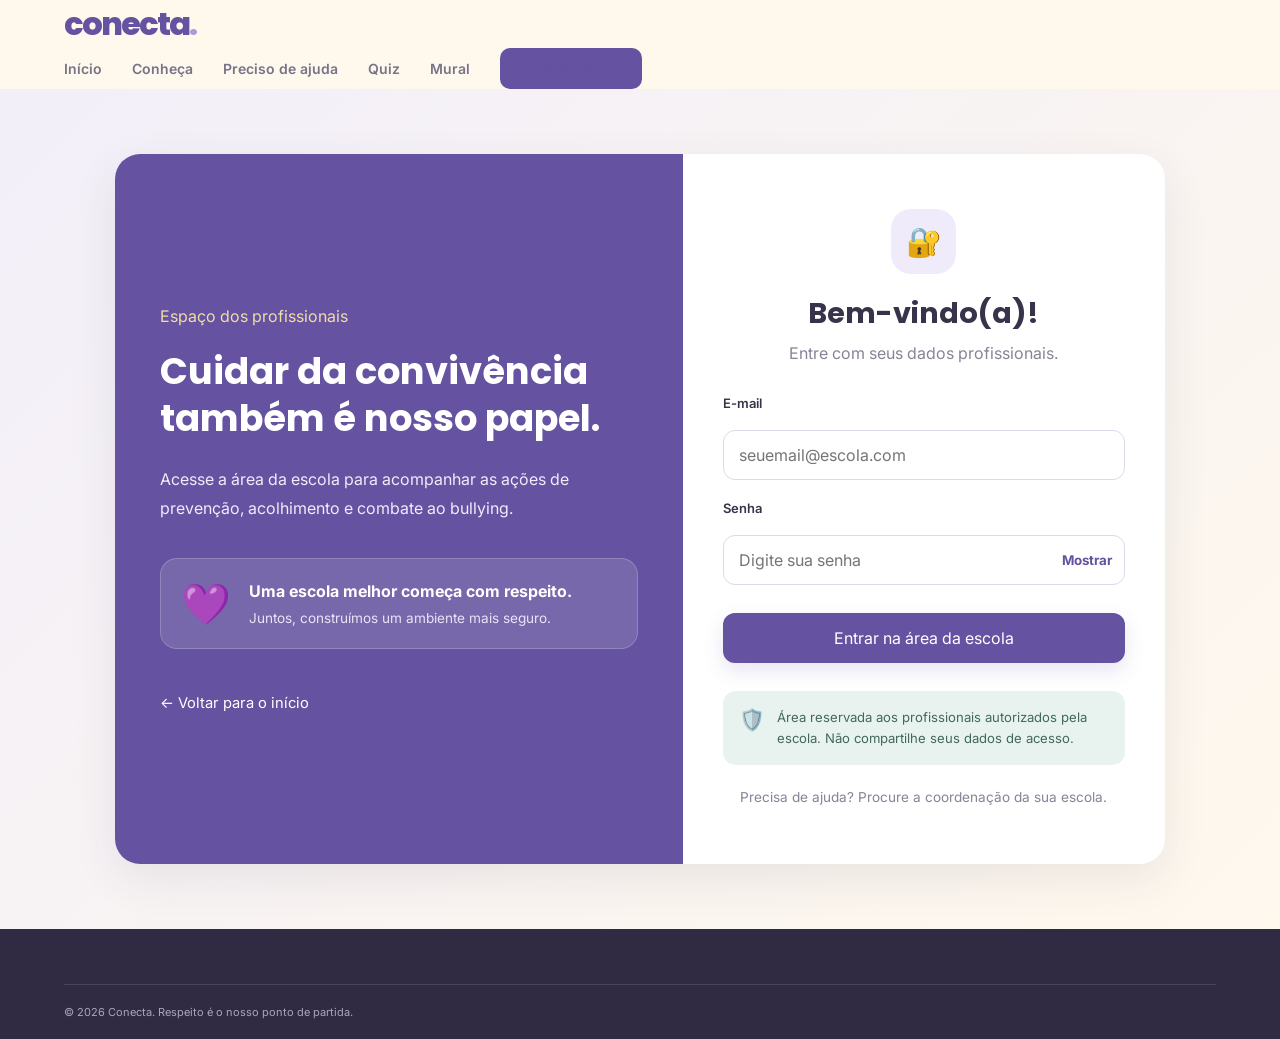
<file: login.html>
<!DOCTYPE html>
<html lang="pt-BR">
<head>
    <meta charset="UTF-8">
    <meta name="viewport" content="width=device-width, initial-scale=1.0">
    <title>Área da Escola | Conecta</title>

    <link href="https://fonts.googleapis.com/css2?family=Inter:wght@400;500;600;700;800&family=Poppins:wght@400;500;600;700;800&display=swap" rel="stylesheet">
    <link rel="stylesheet" href="css/style.css">
</head>
<body class="login-page">

    <header class="navbar">
        <div class="container nav-container">
            <a href="index.html" class="logo">conecta<span>.</span></a>

            <button class="menu-toggle" aria-label="Abrir menu">☰</button>

            <nav class="nav-links">
                <a href="index.html">Início</a>
                <a href="conheca.html">Conheça</a>
                <a href="ajuda.html">Preciso de ajuda</a>
                <a href="quiz.html">Quiz</a>
                <a href="mural.html">Mural</a>
                <a href="login.html" class="nav-login active">Área da escola</a>
            </nav>
        </div>
    </header>

    <main class="login-main">
        <div class="login-container">

            <div class="login-side">
                <span class="section-tag">Espaço dos profissionais</span>

                <h1>Cuidar da convivência também é nosso papel.</h1>

                <p>
                    Acesse a área da escola para acompanhar as ações de
                    prevenção, acolhimento e combate ao bullying.
                </p>

                <div class="login-illustration">
                    <span>💜</span>
                    <div>
                        <strong>Uma escola melhor começa com respeito.</strong>
                        <p>Juntos, construímos um ambiente mais seguro.</p>
                    </div>
                </div>

                <a href="index.html" class="login-back">← Voltar para o início</a>
            </div>

            <div class="login-box">
                <div class="login-heading">
                    <span class="login-icon">🔐</span>
                    <h2>Bem-vindo(a)!</h2>
                    <p>Entre com seus dados profissionais.</p>
                </div>

                <form id="form-login">

                    <div class="form-group">
                        <label for="email-login">E-mail</label>
                        <input
                            type="email"
                            id="email-login"
                            placeholder="seuemail@escola.com"
                            autocomplete="username"
                            required
                        >
                    </div>

                    <div class="form-group">
                        <label for="senha-login">Senha</label>

                        <div class="password-wrapper">
                            <input
                                type="password"
                                id="senha-login"
                                placeholder="Digite sua senha"
                                autocomplete="current-password"
                                required
                            >
                            <button
                                type="button"
                                id="mostrar-senha"
                                class="show-password"
                                aria-label="Mostrar senha"
                            >Mostrar</button>
                        </div>
                    </div>

                    <button type="submit" class="btn btn-primary login-submit">
                        Entrar na área da escola
                    </button>

                    <div id="retorno-login" class="login-feedback" aria-live="polite"></div>

                </form>

                <div class="login-security">
                    <span>🛡️</span>
                    <p>
                        Área reservada aos profissionais autorizados pela escola.
                        Não compartilhe seus dados de acesso.
                    </p>
                </div>

                <p class="login-help">
                    Precisa de ajuda? Procure a coordenação da sua escola.
                </p>
            </div>

        </div>
    </main>

    <footer class="footer">
        <div class="container footer-bottom">
            <p>© 2026 Conecta. Respeito é o nosso ponto de partida.</p>
        </div>
    </footer>

    <script src="js/main.js" defer></script>
    <script src="js/login.js" defer></script>
</body>
</html>
</file>
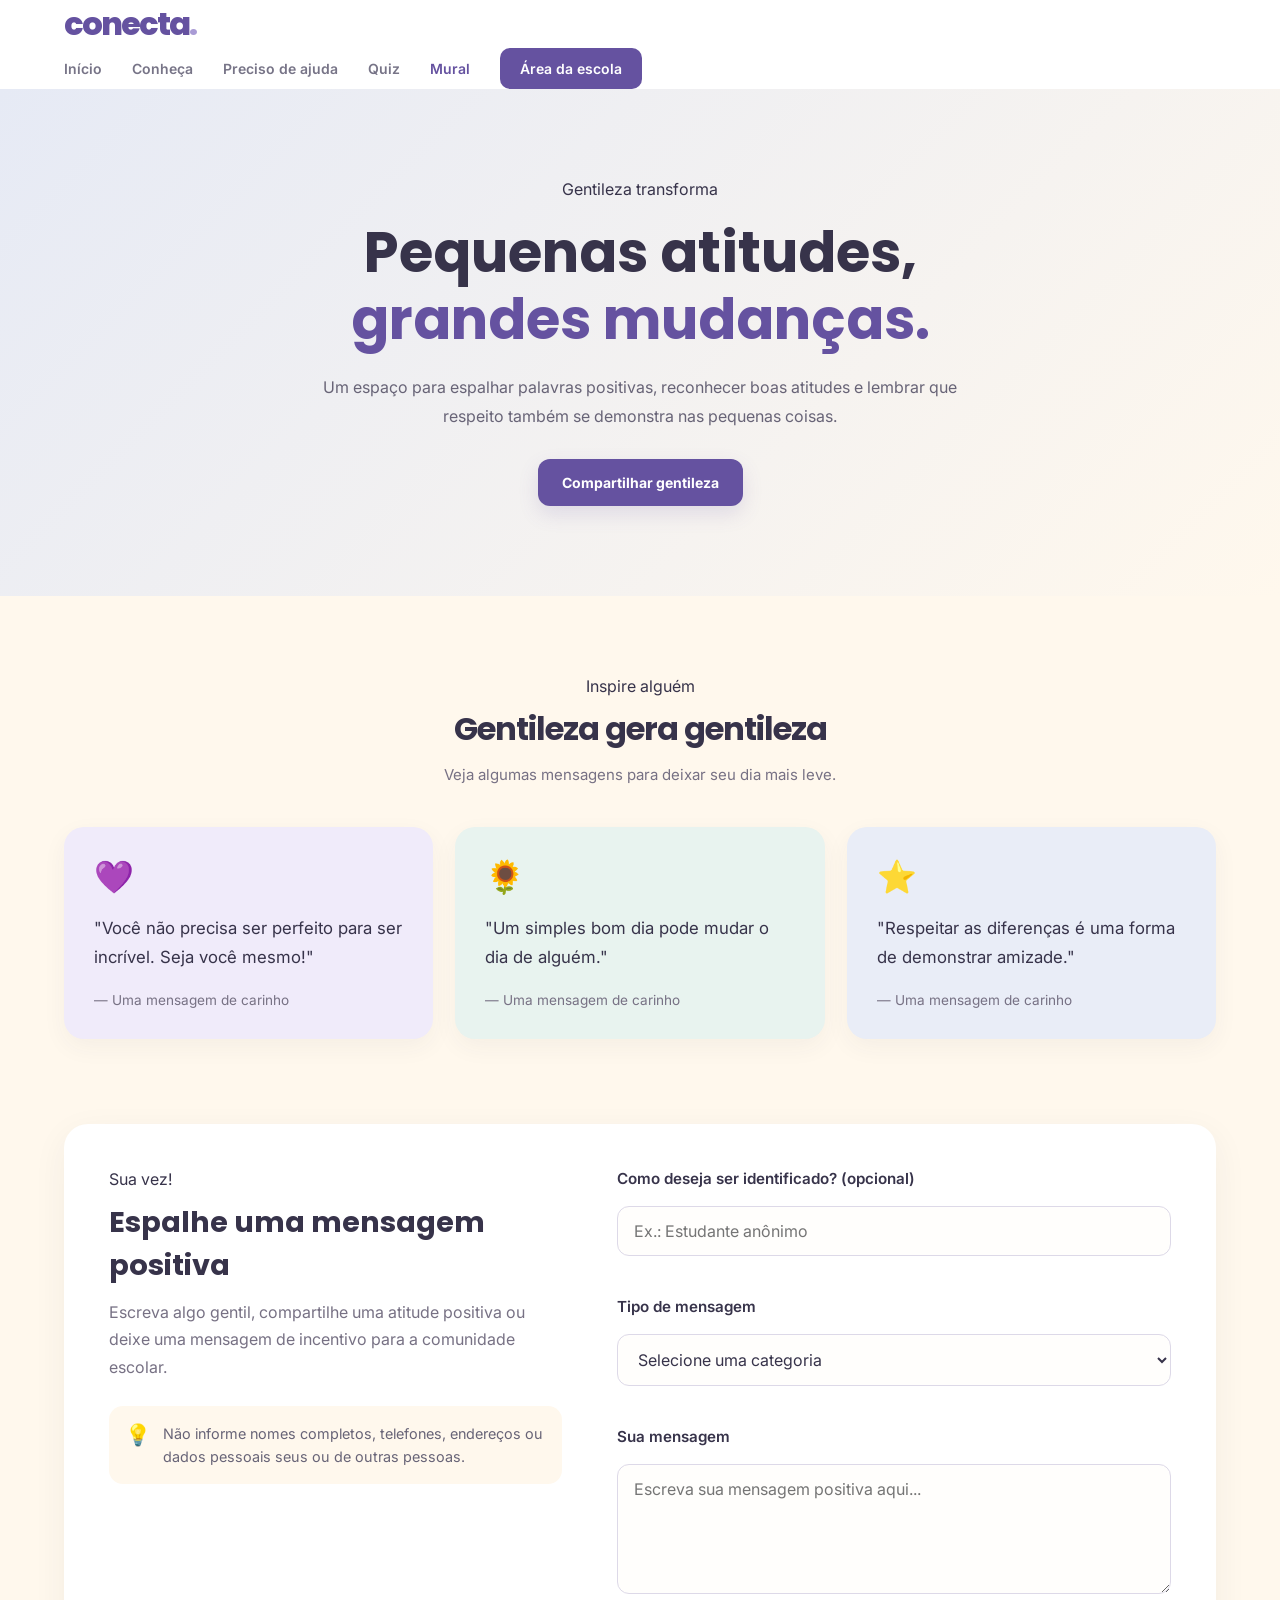
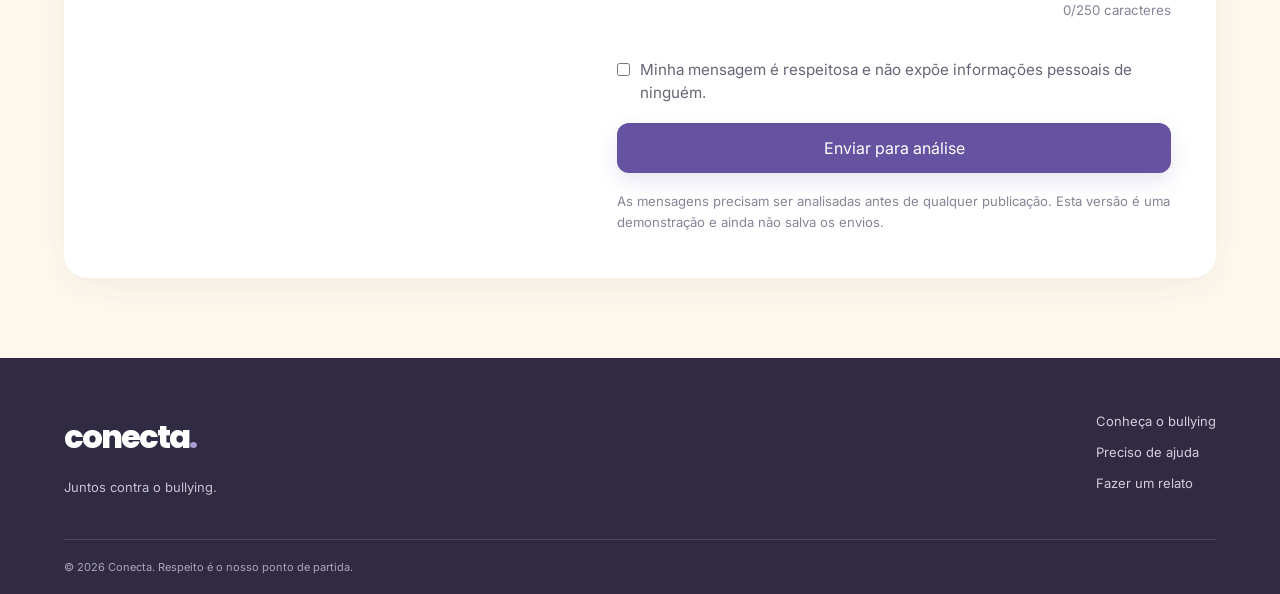
<file: mural.html>
<!DOCTYPE html>
<html lang="pt-BR">
<head>
    <meta charset="UTF-8">
    <meta name="viewport" content="width=device-width, initial-scale=1.0">
    <title>Mural da Gentileza | Conecta</title>

    <link href="https://fonts.googleapis.com/css2?family=Inter:wght@400;500;600;700;800&family=Poppins:wght@400;500;600;700;800&display=swap" rel="stylesheet">
    <link rel="stylesheet" href="css/style.css">
</head>
<body>

    <header class="navbar">
        <div class="container nav-container">
            <a href="index.html" class="logo">conecta<span>.</span></a>

            <button class="menu-toggle" aria-label="Abrir menu">☰</button>

            <nav class="nav-links">
                <a href="index.html">Início</a>
                <a href="conheca.html">Conheça</a>
                <a href="ajuda.html">Preciso de ajuda</a>
                <a href="quiz.html">Quiz</a>
                <a href="mural.html" class="active">Mural</a>
                <a href="login.html" class="nav-login">Área da escola</a>
            </nav>
        </div>
    </header>

    <main>
        <section class="mural-hero">
            <div class="container">
                <span class="section-tag">Gentileza transforma</span>
                <h1>Pequenas atitudes,<br><span>grandes mudanças.</span></h1>
                <p>
                    Um espaço para espalhar palavras positivas,
                    reconhecer boas atitudes e lembrar que respeito
                    também se demonstra nas pequenas coisas.
                </p>
                <a href="#enviar-mensagem" class="btn btn-primary">Compartilhar gentileza</a>
            </div>
        </section>

        <section class="mural-content">
            <div class="container">

                <div class="section-heading">
                    <span class="section-tag">Inspire alguém</span>
                    <h2>Gentileza gera gentileza</h2>
                    <p>Veja algumas mensagens para deixar seu dia mais leve.</p>
                </div>

                <div class="kindness-grid" id="mensagens-exemplo">
                    <article class="kindness-card">
                        <span class="kindness-icon">💜</span>
                        <p>"Você não precisa ser perfeito para ser incrível. Seja você mesmo!"</p>
                        <span class="kindness-author">— Uma mensagem de carinho</span>
                    </article>

                    <article class="kindness-card kindness-green">
                        <span class="kindness-icon">🌻</span>
                        <p>"Um simples bom dia pode mudar o dia de alguém."</p>
                        <span class="kindness-author">— Uma mensagem de carinho</span>
                    </article>

                    <article class="kindness-card kindness-blue">
                        <span class="kindness-icon">⭐</span>
                        <p>"Respeitar as diferenças é uma forma de demonstrar amizade."</p>
                        <span class="kindness-author">— Uma mensagem de carinho</span>
                    </article>
                </div>

                <section class="mural-form-section" id="enviar-mensagem">
                    <div class="mural-form-intro">
                        <span class="section-tag">Sua vez!</span>
                        <h2>Espalhe uma mensagem positiva</h2>
                        <p>
                            Escreva algo gentil, compartilhe uma atitude positiva
                            ou deixe uma mensagem de incentivo para a comunidade escolar.
                        </p>
                        <div class="mural-reminder">
                            <span>💡</span>
                            <p>Não informe nomes completos, telefones, endereços ou dados pessoais seus ou de outras pessoas.</p>
                        </div>
                    </div>

                    <form id="form-mural" class="mural-form">
                        <div class="form-group">
                            <label for="apelido">Como deseja ser identificado? (opcional)</label>
                            <input
                                type="text"
                                id="apelido"
                                maxlength="30"
                                placeholder="Ex.: Estudante anônimo"
                            >
                        </div>

                        <div class="form-group">
                            <label for="categoria">Tipo de mensagem</label>
                            <select id="categoria" required>
                                <option value="">Selecione uma categoria</option>
                                <option value="Incentivo">Mensagem de incentivo</option>
                                <option value="Gratidão">Gratidão</option>
                                <option value="Amizade">Amizade</option>
                                <option value="Respeito">Respeito e inclusão</option>
                                <option value="Boa atitude">Boa atitude</option>
                            </select>
                        </div>

                        <div class="form-group">
                            <label for="mensagem">Sua mensagem</label>
                            <textarea
                                id="mensagem"
                                rows="5"
                                maxlength="250"
                                placeholder="Escreva sua mensagem positiva aqui..."
                                required
                            ></textarea>
                            <small id="contador-mensagem">0/250 caracteres</small>
                        </div>

                        <label class="mural-check">
                            <input type="checkbox" id="confirmacao" required>
                            <span>Minha mensagem é respeitosa e não expõe informações pessoais de ninguém.</span>
                        </label>

                        <button type="submit" class="btn btn-primary mural-submit">
                            Enviar para análise
                        </button>

                        <div id="retorno-mural" class="mural-feedback" aria-live="polite"></div>

                        <p class="mural-disclaimer">
                            As mensagens precisam ser analisadas antes de qualquer publicação.
                            Esta versão é uma demonstração e ainda não salva os envios.
                        </p>
                    </form>
                </section>

            </div>
        </section>
    </main>

    <footer class="footer">
        <div class="container footer-content">
            <div>
                <a href="index.html" class="logo footer-logo">conecta<span>.</span></a>
                <p>Juntos contra o bullying.</p>
            </div>
            <div class="footer-links">
                <a href="conheca.html">Conheça o bullying</a>
                <a href="ajuda.html">Preciso de ajuda</a>
                <a href="relato.html">Fazer um relato</a>
            </div>
        </div>
        <div class="container footer-bottom">
            <p>© 2026 Conecta. Respeito é o nosso ponto de partida.</p>
        </div>
    </footer>

    <script src="js/main.js" defer></script>
    <script src="js/mural.js" defer></script>
</body>
</html>
</file>
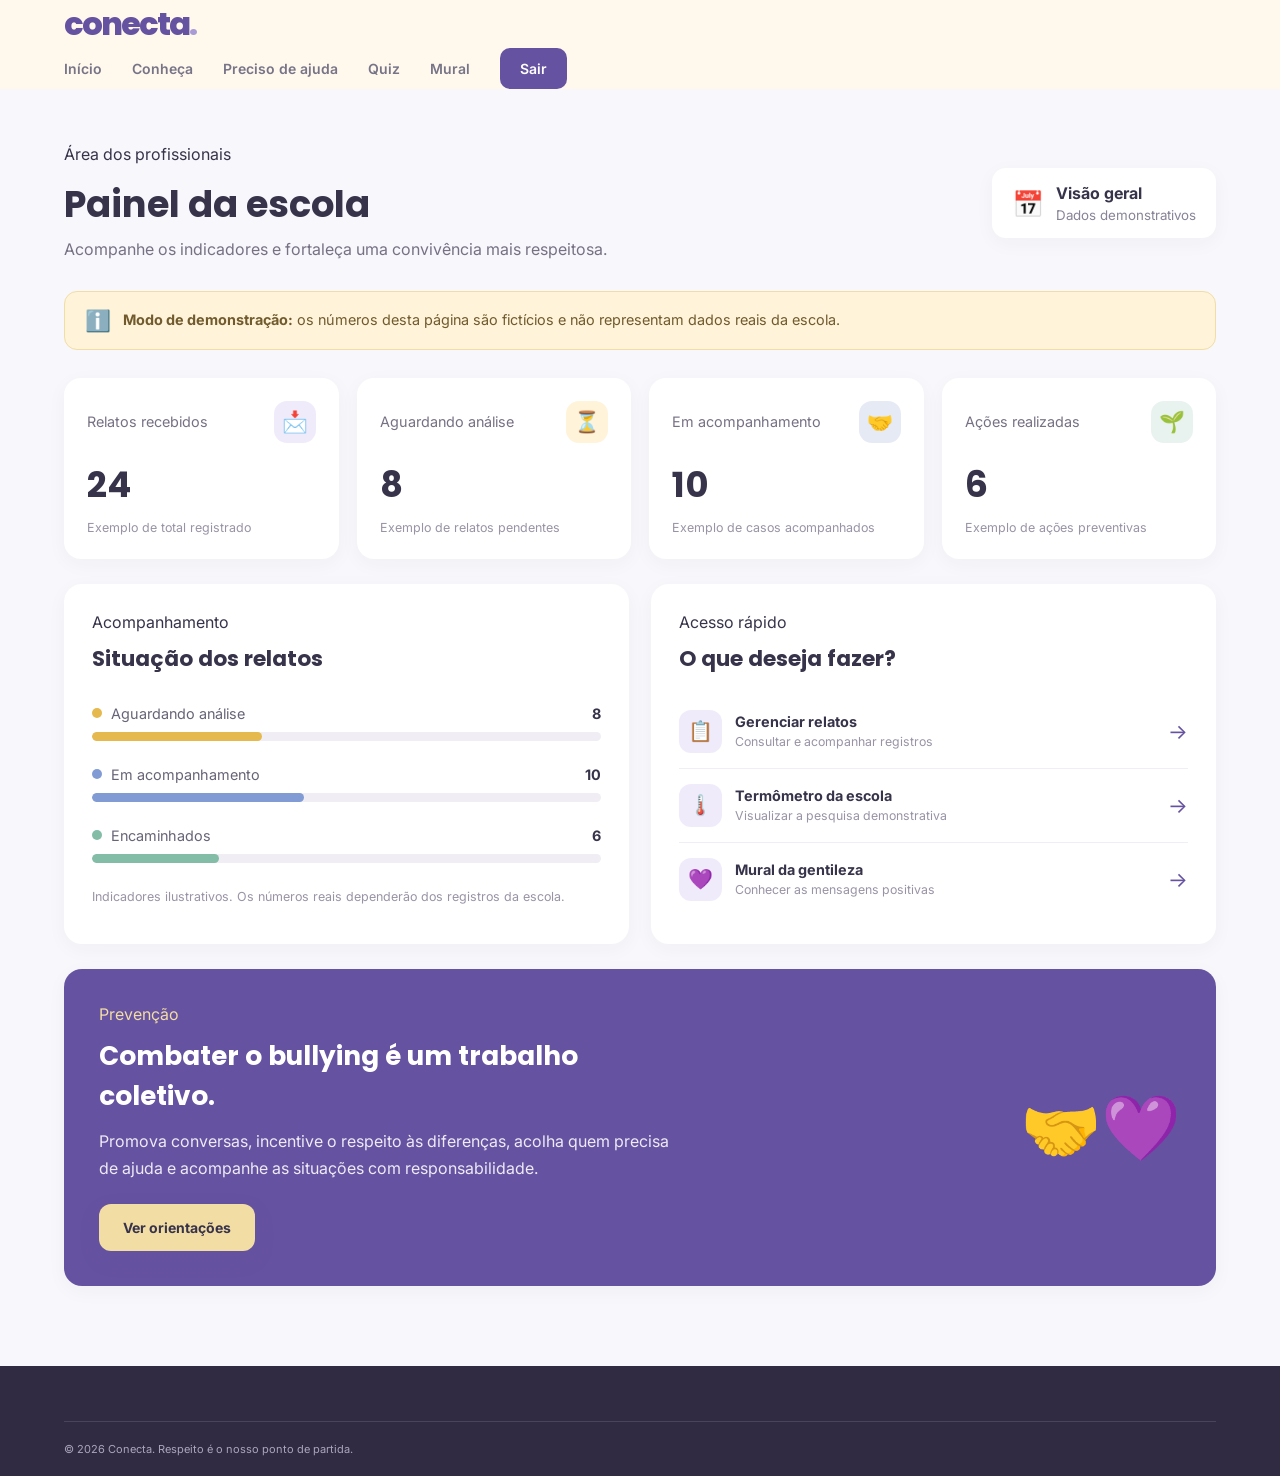
<file: painel.html>
<!DOCTYPE html>
<html lang="pt-BR">
<head>
    <meta charset="UTF-8">
    <meta name="viewport" content="width=device-width, initial-scale=1.0">
    <title>Painel da Escola | Conecta</title>

    <link href="https://fonts.googleapis.com/css2?family=Inter:wght@400;500;600;700;800&family=Poppins:wght@400;500;600;700;800&display=swap" rel="stylesheet">
    <link rel="stylesheet" href="css/style.css">
</head>
<body class="dashboard-page">

    <header class="navbar">
        <div class="container nav-container">
            <a href="index.html" class="logo">conecta<span>.</span></a>

            <button class="menu-toggle" aria-label="Abrir menu">☰</button>

            <nav class="nav-links">
                <a href="index.html">Início</a>
                <a href="conheca.html">Conheça</a>
                <a href="ajuda.html">Preciso de ajuda</a>
                <a href="quiz.html">Quiz</a>
                <a href="mural.html">Mural</a>
                <a href="login.html" class="nav-login">Sair</a>
            </nav>
        </div>
    </header>

    <main class="dashboard-main">
        <div class="container">

            <section class="dashboard-welcome">
                <div>
                    <span class="section-tag">Área dos profissionais</span>
                    <h1>Painel da escola</h1>
                    <p>Acompanhe os indicadores e fortaleça uma convivência mais respeitosa.</p>
                </div>

                <div class="dashboard-date">
                    <span>📅</span>
                    <div>
                        <strong>Visão geral</strong>
                        <small>Dados demonstrativos</small>
                    </div>
                </div>
            </section>

            <div class="demo-warning">
                <span>ℹ️</span>
                <p>
                    <strong>Modo de demonstração:</strong>
                    os números desta página são fictícios e não representam dados reais da escola.
                </p>
            </div>

            <section class="dashboard-stats">
                <article class="stat-card">
                    <div class="stat-top">
                        <span>Relatos recebidos</span>
                        <span class="stat-icon purple">📩</span>
                    </div>
                    <strong class="stat-number" id="total-relatos">24</strong>
                    <small>Exemplo de total registrado</small>
                </article>

                <article class="stat-card">
                    <div class="stat-top">
                        <span>Aguardando análise</span>
                        <span class="stat-icon yellow">⏳</span>
                    </div>
                    <strong class="stat-number" id="relatos-pendentes">8</strong>
                    <small>Exemplo de relatos pendentes</small>
                </article>

                <article class="stat-card">
                    <div class="stat-top">
                        <span>Em acompanhamento</span>
                        <span class="stat-icon blue">🤝</span>
                    </div>
                    <strong class="stat-number" id="relatos-acompanhamento">10</strong>
                    <small>Exemplo de casos acompanhados</small>
                </article>

                <article class="stat-card">
                    <div class="stat-top">
                        <span>Ações realizadas</span>
                        <span class="stat-icon green">🌱</span>
                    </div>
                    <strong class="stat-number" id="acoes-realizadas">6</strong>
                    <small>Exemplo de ações preventivas</small>
                </article>
            </section>

            <section class="dashboard-grid">

                <article class="dashboard-panel">
                    <div class="panel-heading">
                        <div>
                            <span class="section-tag">Acompanhamento</span>
                            <h2>Situação dos relatos</h2>
                        </div>
                    </div>

                    <div class="status-chart" id="grafico-status">
                        <div class="status-item">
                            <div class="status-label">
                                <span class="status-dot pending"></span>
                                <span>Aguardando análise</span>
                                <strong>8</strong>
                            </div>
                            <div class="status-track">
                                <div class="status-fill pending-fill" style="width: 33.33%"></div>
                            </div>
                        </div>

                        <div class="status-item">
                            <div class="status-label">
                                <span class="status-dot progress"></span>
                                <span>Em acompanhamento</span>
                                <strong>10</strong>
                            </div>
                            <div class="status-track">
                                <div class="status-fill progress-fill" style="width: 41.67%"></div>
                            </div>
                        </div>

                        <div class="status-item">
                            <div class="status-label">
                                <span class="status-dot completed"></span>
                                <span>Encaminhados</span>
                                <strong>6</strong>
                            </div>
                            <div class="status-track">
                                <div class="status-fill completed-fill" style="width: 25%"></div>
                            </div>
                        </div>
                    </div>

                    <p class="panel-note">
                        Indicadores ilustrativos. Os números reais dependerão dos registros da escola.
                    </p>
                </article>

                <article class="dashboard-panel action-panel">
                    <span class="section-tag">Acesso rápido</span>
                    <h2>O que deseja fazer?</h2>

                    <a href="relatos.html" class="dashboard-action">
                        <span class="action-icon">📋</span>
                        <span>
                            <strong>Gerenciar relatos</strong>
                            <small>Consultar e acompanhar registros</small>
                        </span>
                        <span class="action-arrow">→</span>
                    </a>

                    <a href="termometro.html" class="dashboard-action">
                        <span class="action-icon">🌡️</span>
                        <span>
                            <strong>Termômetro da escola</strong>
                            <small>Visualizar a pesquisa demonstrativa</small>
                        </span>
                        <span class="action-arrow">→</span>
                    </a>

                    <a href="mural.html" class="dashboard-action">
                        <span class="action-icon">💜</span>
                        <span>
                            <strong>Mural da gentileza</strong>
                            <small>Conhecer as mensagens positivas</small>
                        </span>
                        <span class="action-arrow">→</span>
                    </a>
                </article>

            </section>

            <section class="dashboard-panel prevention-panel">
                <div>
                    <span class="section-tag">Prevenção</span>
                    <h2>Combater o bullying é um trabalho coletivo.</h2>
                    <p>
                        Promova conversas, incentive o respeito às diferenças,
                        acolha quem precisa de ajuda e acompanhe as situações
                        com responsabilidade.
                    </p>
                    <a href="ajuda.html" class="btn btn-primary">Ver orientações</a>
                </div>
                <div class="prevention-illustration">🤝💜</div>
            </section>

        </div>
    </main>

    <footer class="footer">
        <div class="container footer-bottom">
            <p>© 2026 Conecta. Respeito é o nosso ponto de partida.</p>
        </div>
    </footer>

    <script src="js/main.js" defer></script>
    <script src="js/painel.js" defer></script>
</body>
</html>
</file>
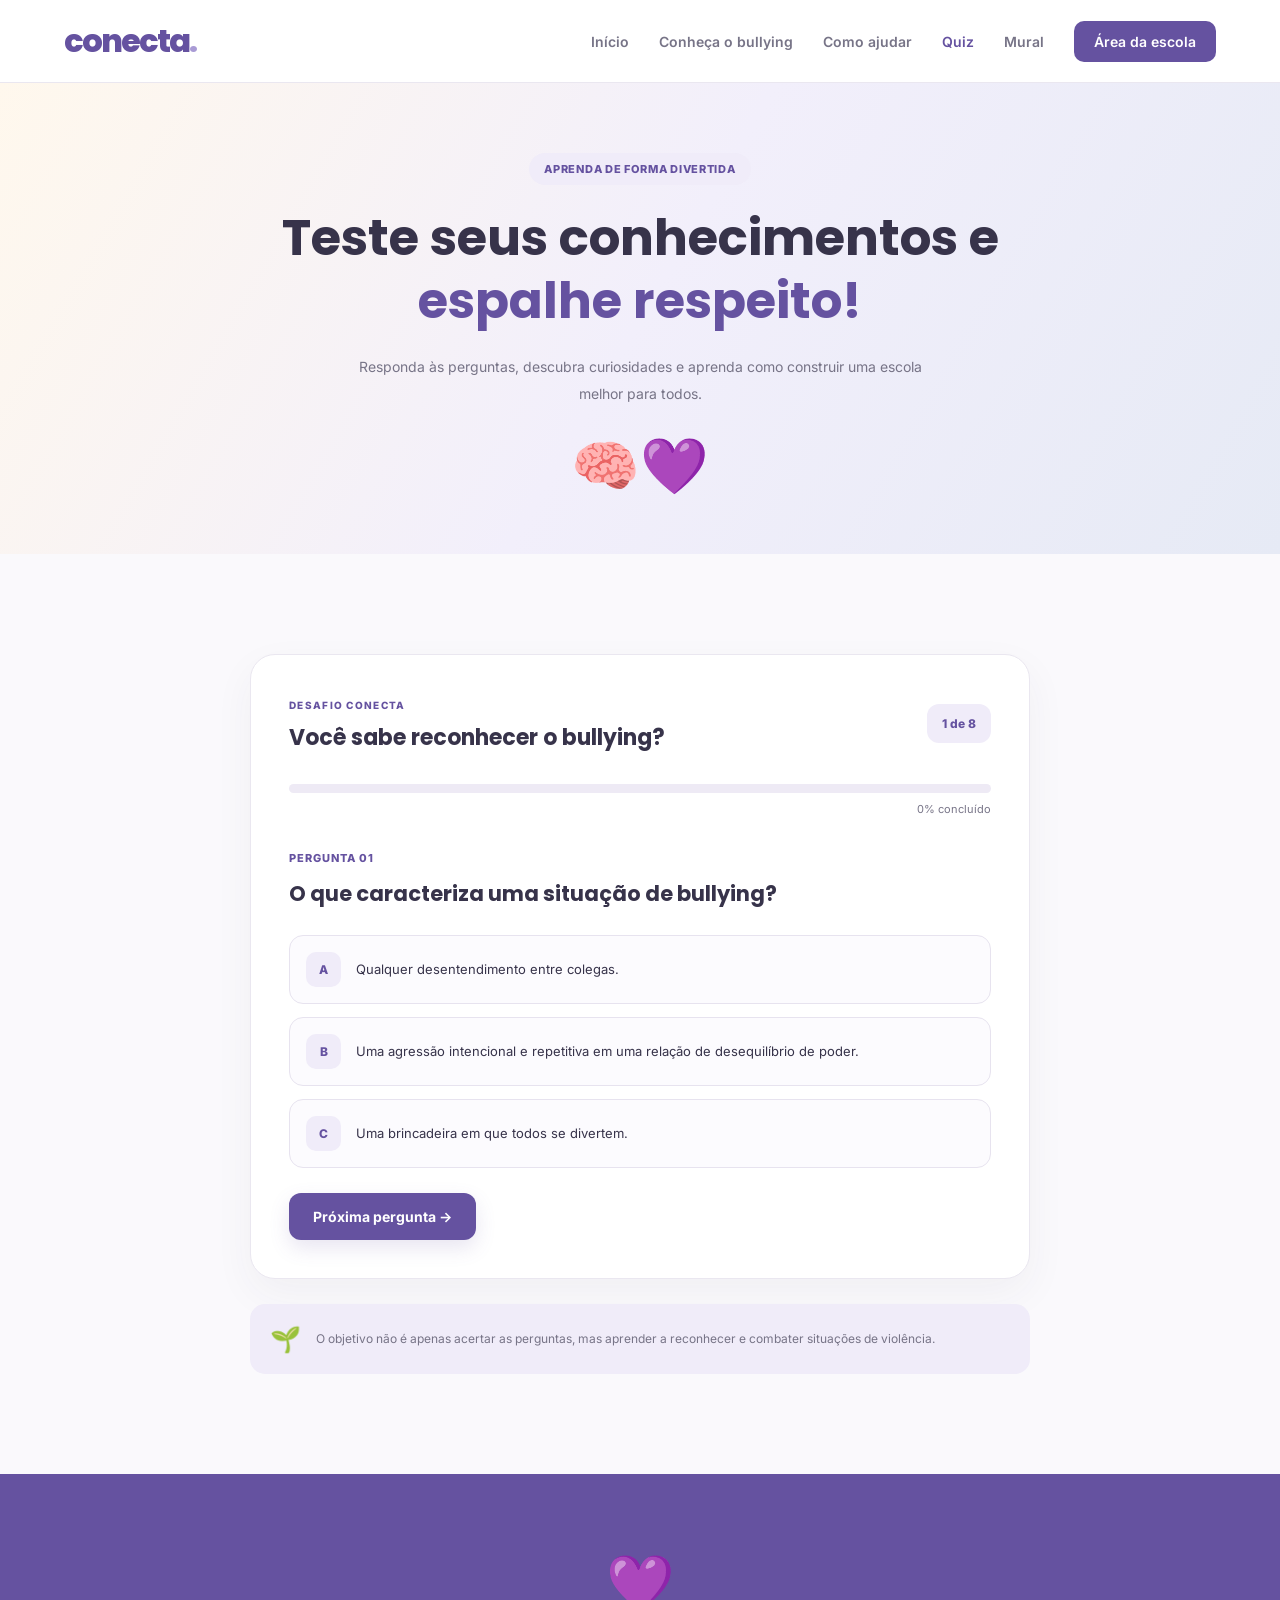
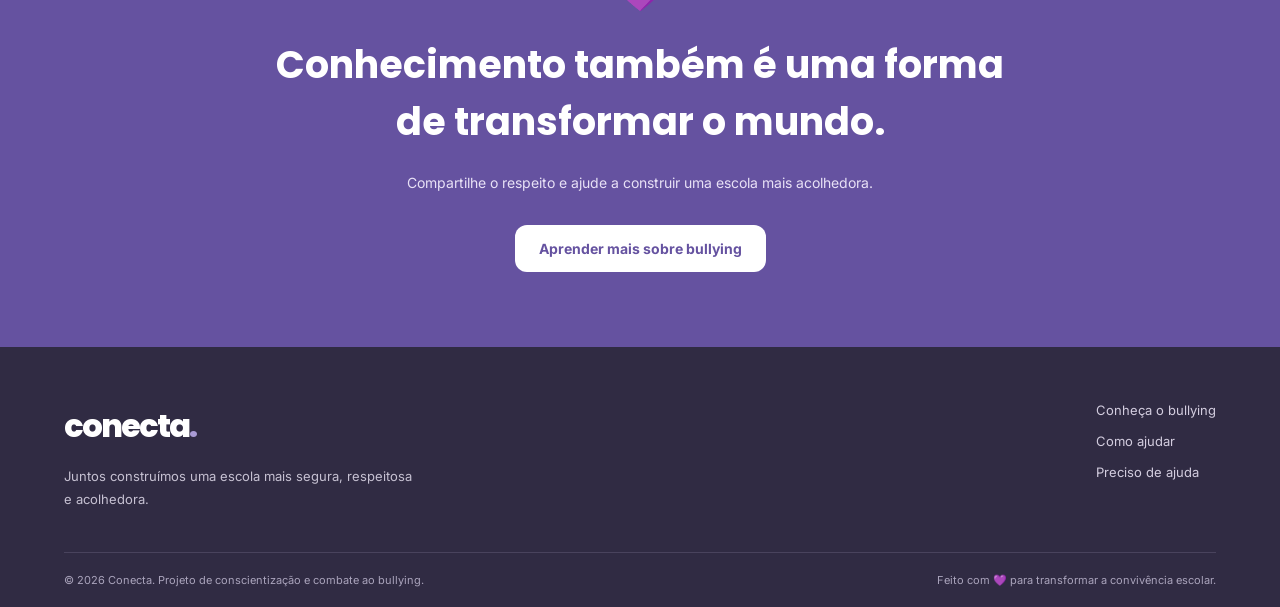
<file: quiz.html>
<!DOCTYPE html>
<html lang="pt-BR">

<head>
    <meta charset="UTF-8">
    <meta name="viewport" content="width=device-width, initial-scale=1.0">

    <title>Quiz educativo | Conecta</title>

    <link rel="stylesheet" href="css/style.css">

    <link rel="preconnect" href="https://fonts.googleapis.com">
    <link rel="preconnect" href="https://fonts.gstatic.com" crossorigin>

    <link href="https://fonts.googleapis.com/css2?family=Inter:wght@400;500;600;700;800&family= Poppins:wght@400;500;600;700;800&display=swap" rel="stylesheet">

    <script src="js/main.js" defer></script>
    <script src="js/quiz.js" defer></script>
</head>

<body>

    <!-- MENU -->
    <header class="header">
        <nav class="navbar container">

            <a href="index.html" class="logo">
                conecta<span>.</span>
            </a>

            <button class="menu-toggle" id="menu-toggle"
                aria-label="Abrir menu" aria-expanded="false">
                ☰
            </button>

            <ul class="nav-links" id="nav-links">
                <li><a href="index.html">Início</a></li>
                <li><a href="conheca.html">Conheça o bullying</a></li>
                <li><a href="ajuda.html">Como ajudar</a></li>
                <li><a href="quiz.html" class="active">Quiz</a></li>
                <li><a href="mural.html">Mural</a></li>
                <li><a href="login.html" class="nav-login">Área da escola</a></li>
            </ul>

        </nav>
    </header>


    <main>

        <!-- APRESENTAÇÃO -->
        <section class="quiz-hero">

            <div class="container">

                <span class="tag">APRENDA DE FORMA DIVERTIDA</span>

                <h1>
                    Teste seus conhecimentos e
                    <span>espalhe respeito!</span>
                </h1>

                <p>
                    Responda às perguntas, descubra curiosidades
                    e aprenda como construir uma escola melhor para todos.
                </p>

                <div class="quiz-hero-icon">🧠💜</div>

            </div>

        </section>


        <!-- QUIZ -->
        <section class="quiz-section section">

            <div class="container">

                <div class="quiz-container">

                    <div class="quiz-top">

                        <div>
                            <span class="quiz-label">DESAFIO CONECTA</span>
                            <h2>Você sabe reconhecer o bullying?</h2>
                        </div>

                        <div class="quiz-counter" id="quiz-counter">
                            1 de 8
                        </div>

                    </div>


                    <!-- PROGRESSO -->
                    <div class="quiz-progress-area">

                        <div class="quiz-progress-track">
                            <div class="quiz-progress-bar" id="quiz-progress"></div>
                        </div>

                        <p id="quiz-progress-text">0% concluído</p>

                    </div>


                    <!-- PERGUNTA -->
                    <div id="quiz-game">

                        <div class="question-number" id="question-number">
                            PERGUNTA 01
                        </div>

                        <h3 id="question-text">
                            Carregando pergunta...
                        </h3>

                        <div class="quiz-options" id="quiz-options"></div>

                        <div id="quiz-feedback" class="quiz-feedback" aria-live="polite" hidden>
                        </div>

                        <button id="next-question" class="btn btn-primary quiz-next" hidden>
                            Próxima pergunta →
                        </button>

                    </div>


                    <!-- RESULTADO -->
                    <div id="quiz-result" class="quiz-result" hidden>

                        <div class="result-icon" id="result-icon">🏆</div>

                        <span class="quiz-label">SEU RESULTADO</span>

                        <h2 id="result-title">Muito bem!</h2>

                        <div class="result-score" id="result-score">
                            0/8
                        </div>

                        <p id="result-message"></p>

                        <div class="result-tip">
                            <span>💜</span>
                            <p>
                                Lembre-se: aprender sobre respeito
                                é um passo importante para combater o bullying.
                            </p>
                        </div>

                        <button id="restart-quiz" class="btn btn-primary">
                            Jogar novamente ↻
                        </button>

                    </div>

                </div>


                <div class="quiz-bottom-note">
                    <span>🌱</span>
                    <p>
                        O objetivo não é apenas acertar as perguntas,
                        mas aprender a reconhecer e combater situações
                        de violência.
                    </p>
                </div>

            </div>

        </section>


        <!-- CHAMADA FINAL -->
        <section class="knowledge-final">

            <div class="container">

                <span>💜</span>

                <h2>Conhecimento também é uma forma de transformar o mundo.</h2>

                <p>
                    Compartilhe o respeito e ajude a construir
                    uma escola mais acolhedora.
                </p>

                <a href="conheca.html" class="btn btn-white">
                    Aprender mais sobre bullying
                </a>

            </div>

        </section>

    </main>


    <!-- RODAPÉ -->
    <footer class="footer">

        <div class="container footer-content">

            <div>

                <a href="index.html" class="logo footer-logo">
                    conecta<span>.</span>
                </a>

                <p>
                    Juntos construímos uma escola
                    mais segura, respeitosa e acolhedora.
                </p>

            </div>

            <div class="footer-links">
                <a href="conheca.html">Conheça o bullying</a>
                <a href="ajuda.html">Como ajudar</a>
                <a href="relato.html">Preciso de ajuda</a>
            </div>

        </div>

        <div class="container footer-bottom">

            <p>© 2026 Conecta. Projeto de conscientização e combate ao bullying.</p>

            <p>Feito com 💜 para transformar a convivência escolar.</p>

        </div>

    </footer>

</body>

</html>
</file>
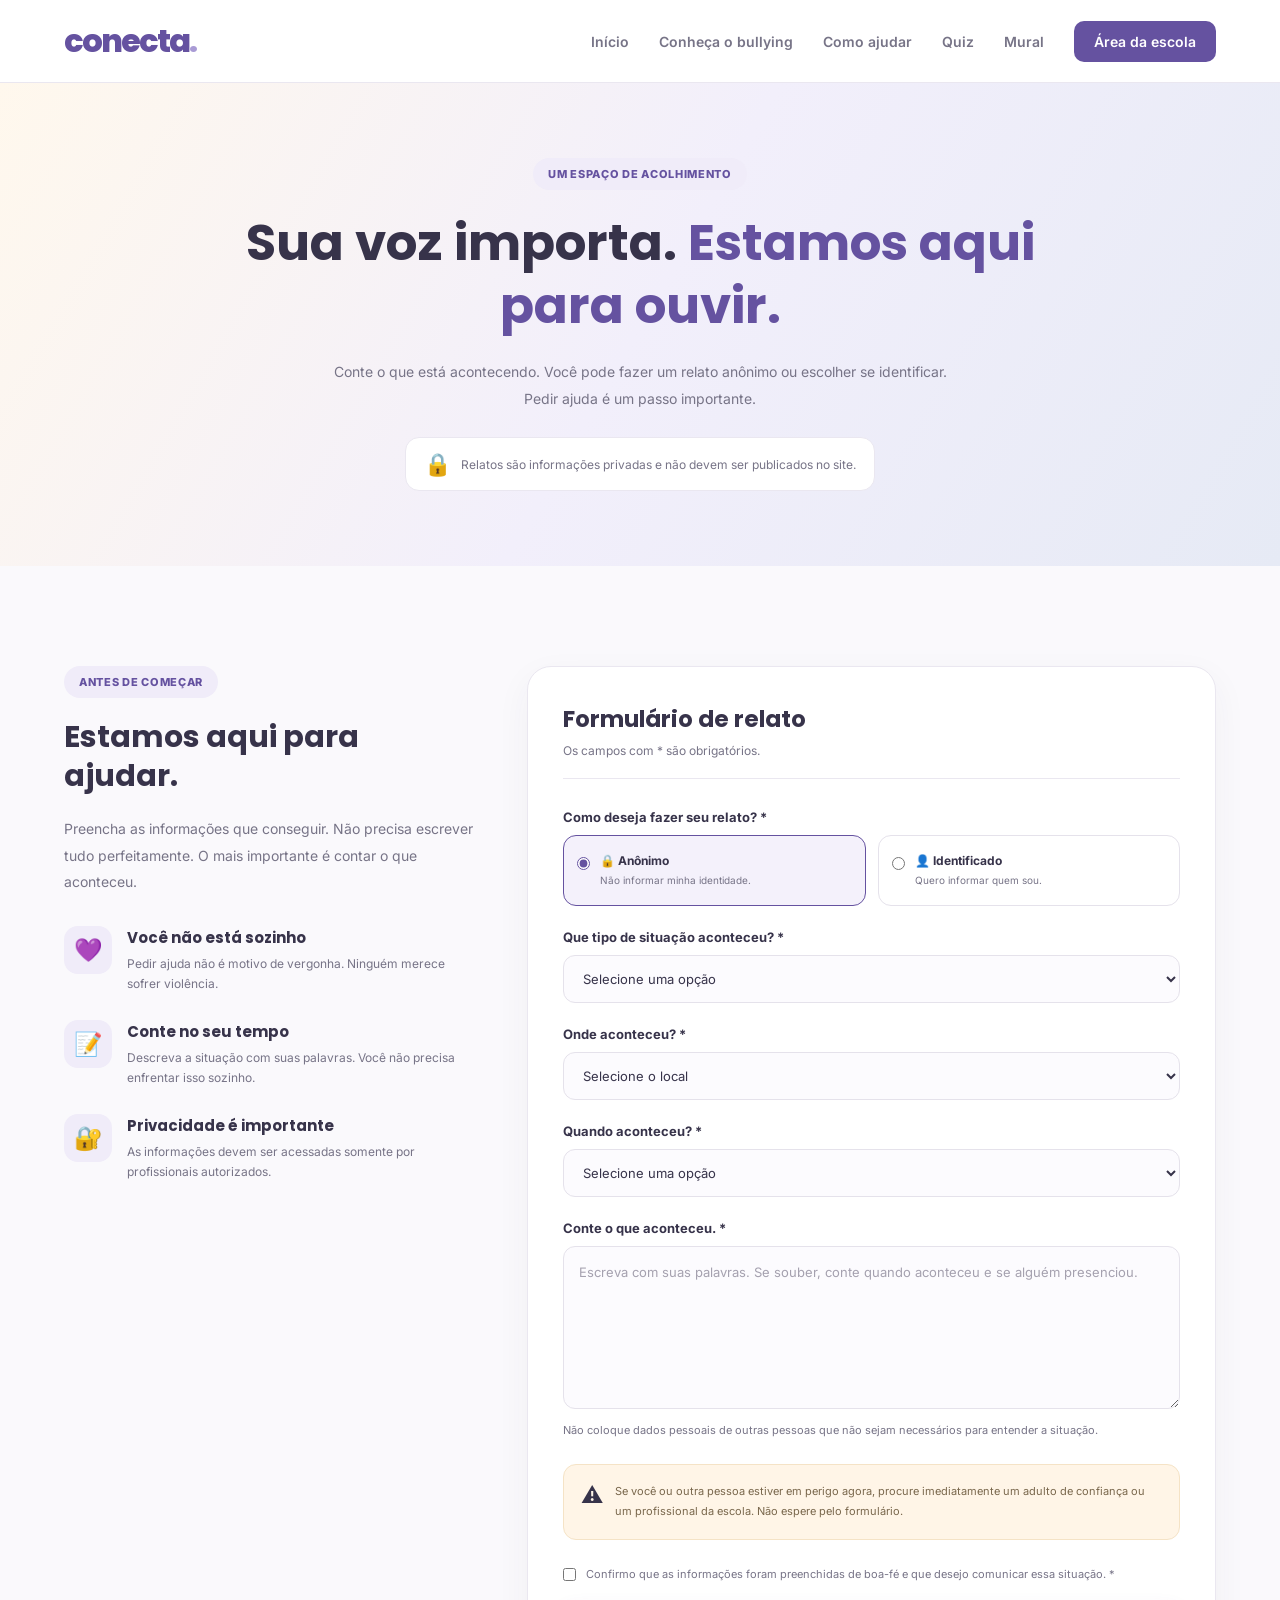
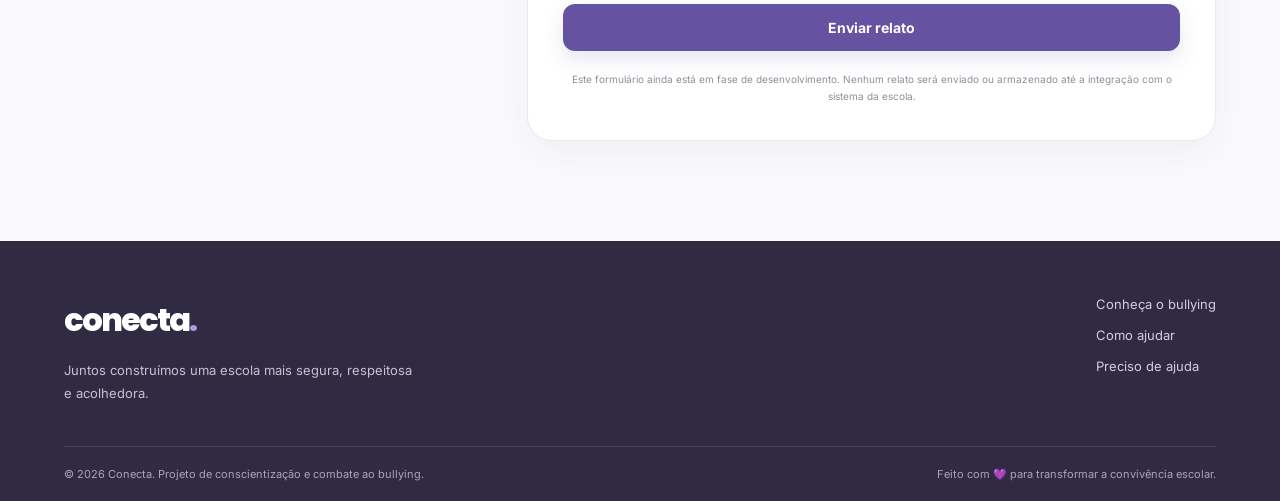
<file: relato.html>
<!DOCTYPE html>
<html lang="pt-BR">

<head>
    <meta charset="UTF-8">
    <meta name="viewport" content="width=device-width, initial-scale=1.0">

    <title>Enviar relato | Conecta</title>

    <link rel="stylesheet" href="css/style.css">

    <link rel="preconnect" href="https://fonts.googleapis.com">
    <link rel="preconnect" href="https://fonts.gstatic.com" crossorigin>

    <link href="https://fonts.googleapis.com/css2?family=Inter:wght@400;500;600;700;800&family=Poppins:wght@400;500;600;700;800&display=swap" rel="stylesheet">

    <script src="js/main.js" defer></script>
    <script src="js/relatos.js" defer></script>
</head>

<body>

    <!-- MENU -->
    <header class="header">
        <nav class="navbar container">

            <a href="index.html" class="logo">
                conecta<span>.</span>
            </a>

            <button class="menu-toggle" id="menu-toggle"
                aria-label="Abrir menu" aria-expanded="false">
                ☰
            </button>

            <ul class="nav-links" id="nav-links">
                <li><a href="index.html">Início</a></li>
                <li><a href="conheca.html">Conheça o bullying</a></li>
                <li><a href="ajuda.html">Como ajudar</a></li>
                <li><a href="quiz.html">Quiz</a></li>
                <li><a href="mural.html">Mural</a></li>
                <li><a href="login.html" class="nav-login">Área da escola</a></li>
            </ul>

        </nav>
    </header>


    <main>

        <!-- APRESENTAÇÃO -->
        <section class="report-hero">

            <div class="container">

                <span class="tag">UM ESPAÇO DE ACOLHIMENTO</span>

                <h1>
                    Sua voz importa.
                    <span>Estamos aqui para ouvir.</span>
                </h1>

                <p>
                    Conte o que está acontecendo. Você pode fazer
                    um relato anônimo ou escolher se identificar.
                    Pedir ajuda é um passo importante.
                </p>

                <div class="report-trust">
                    <span>🔒</span>
                    <p>Relatos são informações privadas e não devem ser publicados no site.</p>
                </div>

            </div>

        </section>


        <!-- FORMULÁRIO -->
        <section class="report-section section">

            <div class="container report-layout">

                <div class="report-info">

                    <span class="tag">ANTES DE COMEÇAR</span>

                    <h2>Estamos aqui para ajudar.</h2>

                    <p>
                        Preencha as informações que conseguir.
                        Não precisa escrever tudo perfeitamente.
                        O mais importante é contar o que aconteceu.
                    </p>

                    <div class="report-info-card">
                        <span>💜</span>
                        <div>
                            <h3>Você não está sozinho</h3>
                            <p>
                                Pedir ajuda não é motivo de vergonha.
                                Ninguém merece sofrer violência.
                            </p>
                        </div>
                    </div>

                    <div class="report-info-card">
                        <span>📝</span>
                        <div>
                            <h3>Conte no seu tempo</h3>
                            <p>
                                Descreva a situação com suas palavras.
                                Você não precisa enfrentar isso sozinho.
                            </p>
                        </div>
                    </div>

                    <div class="report-info-card">
                        <span>🔐</span>
                        <div>
                            <h3>Privacidade é importante</h3>
                            <p>
                                As informações devem ser acessadas
                                somente por profissionais autorizados.
                            </p>
                        </div>
                    </div>

                </div>


                <div class="report-form-card">

                    <div class="report-form-heading">
                        <h2>Formulário de relato</h2>
                        <p>Os campos com * são obrigatórios.</p>
                    </div>


                    <form id="report-form">

                        <!-- IDENTIFICAÇÃO -->
                        <div class="form-group">

                            <label>Como deseja fazer seu relato? *</label>

                            <div class="report-options">

                                <label class="report-option">
                                    <input
                                        type="radio"
                                        name="identificacao"
                                        value="anonimo"
                                        checked
                                    >

                                    <span>
                                        <strong>🔒 Anônimo</strong>
                                        <small>Não informar minha identidade.</small>
                                    </span>
                                </label>


                                <label class="report-option">
                                    <input
                                        type="radio"
                                        name="identificacao"
                                        value="identificado"
                                    >

                                    <span>
                                        <strong>👤 Identificado</strong>
                                        <small>Quero informar quem sou.</small>
                                    </span>
                                </label>

                            </div>

                        </div>


                        <!-- DADOS DE IDENTIFICAÇÃO -->
                        <div id="identification-fields" class="identification-fields" hidden>

                            <div class="form-group">

                                <label for="report-name">Seu nome</label>

                                <input
                                    type="text"
                                    id="report-name"
                                    name="nome"
                                    placeholder="Digite seu nome"
                                >

                            </div>


                            <div class="form-group">

                                <label for="report-email">E-mail para contato</label>

                                <input
                                    type="email"
                                    id="report-email"
                                    name="email"
                                    placeholder="Digite seu e-mail"
                                >

                            </div>

                            <p class="form-hint">
                                Informe somente os dados que desejar.
                                A escola deverá explicar como utilizará
                                essas informações.
                            </p>

                        </div>


                        <!-- TIPO DE SITUAÇÃO -->
                        <div class="form-group">

                            <label for="report-type">Que tipo de situação aconteceu? *</label>

                            <select id="report-type" name="tipo" required>

                                <option value="">Selecione uma opção</option>

                                <option value="fisico">Agressão física</option>

                                <option value="verbal">Ofensas e humilhações</option>

                                <option value="psicologico">Intimidação ou ameaça</option>

                                <option value="social">Exclusão ou isolamento</option>

                                <option value="cyberbullying">Cyberbullying</option>

                                <option value="outro">Outra situação</option>

                            </select>

                        </div>


                        <!-- LOCAL -->
                        <div class="form-group">

                            <label for="report-place">Onde aconteceu? *</label>

                            <select id="report-place" name="local" required>

                                <option value="">Selecione o local</option>

                                <option value="sala">Sala de aula</option>

                                <option value="patio">Pátio ou recreio</option>

                                <option value="corredor">Corredores</option>

                                <option value="banheiro">Banheiro</option>

                                <option value="internet">Internet ou redes sociais</option>

                                <option value="fora">Fora da escola</option>

                                <option value="outro">Outro local</option>

                            </select>

                        </div>


                        <!-- DATA -->
                        <div class="form-group">

                            <label for="report-date">Quando aconteceu? *</label>

                            <select id="report-date" name="quando" required>

                                <option value="">Selecione uma opção</option>

                                <option value="hoje">Hoje</option>

                                <option value="ontem">Ontem</option>

                                <option value="semana">Nesta semana</option>

                                <option value="mes">Neste mês</option>

                                <option value="repetidas">Acontece repetidamente</option>

                                <option value="antes">Há mais tempo</option>

                            </select>

                        </div>


                        <!-- DESCRIÇÃO -->
                        <div class="form-group">

                            <label for="report-description">
                                Conte o que aconteceu. *
                            </label>

                            <textarea
                                id="report-description"
                                name="descricao"
                                rows="6"
                                minlength="10"
                                maxlength="2000"
                                placeholder="Escreva com suas palavras. Se souber, conte quando aconteceu e se alguém presenciou."
                                required
                            ></textarea>

                            <small class="form-hint">
                                Não coloque dados pessoais de outras pessoas
                                que não sejam necessários para entender a situação.
                            </small>

                        </div>


                        <!-- SEGURANÇA -->
                        <div class="report-safety-note">

                            <span>⚠️</span>

                            <p>
                                Se você ou outra pessoa estiver em perigo
                                agora, procure imediatamente um adulto
                                de confiança ou um profissional da escola.
                                Não espere pelo formulário.
                            </p>

                        </div>


                        <!-- CONFIRMAÇÃO -->
                        <label class="report-consent">

                            <input
                                type="checkbox"
                                id="report-confirm"
                                required
                            >

                            <span>
                                Confirmo que as informações foram
                                preenchidas de boa-fé e que desejo
                                comunicar essa situação. *
                            </span>

                        </label>


                        <button type="submit" class="btn btn-primary report-submit">
                            Enviar relato
                        </button>


                        <p id="report-feedback" class="report-feedback" role="status" aria-live="polite"></p>

                        <p class="form-disclaimer">
                            Este formulário ainda está em fase de
                            desenvolvimento. Nenhum relato será enviado
                            ou armazenado até a integração com o sistema
                            da escola.
                        </p>

                    </form>

                </div>

            </div>

        </section>

    </main>


    <!-- RODAPÉ -->
    <footer class="footer">

        <div class="container footer-content">

            <div>

                <a href="index.html" class="logo footer-logo">
                    conecta<span>.</span>
                </a>

                <p>
                    Juntos construímos uma escola
                    mais segura, respeitosa e acolhedora.
                </p>

            </div>

            <div class="footer-links">
                <a href="conheca.html">Conheça o bullying</a>
                <a href="ajuda.html">Como ajudar</a>
                <a href="relato.html">Preciso de ajuda</a>
            </div>

        </div>

        <div class="container footer-bottom">

            <p>© 2026 Conecta. Projeto de conscientização e combate ao bullying.</p>

            <p>Feito com 💜 para transformar a convivência escolar.</p>

        </div>

    </footer>

</body>

</html>
</file>
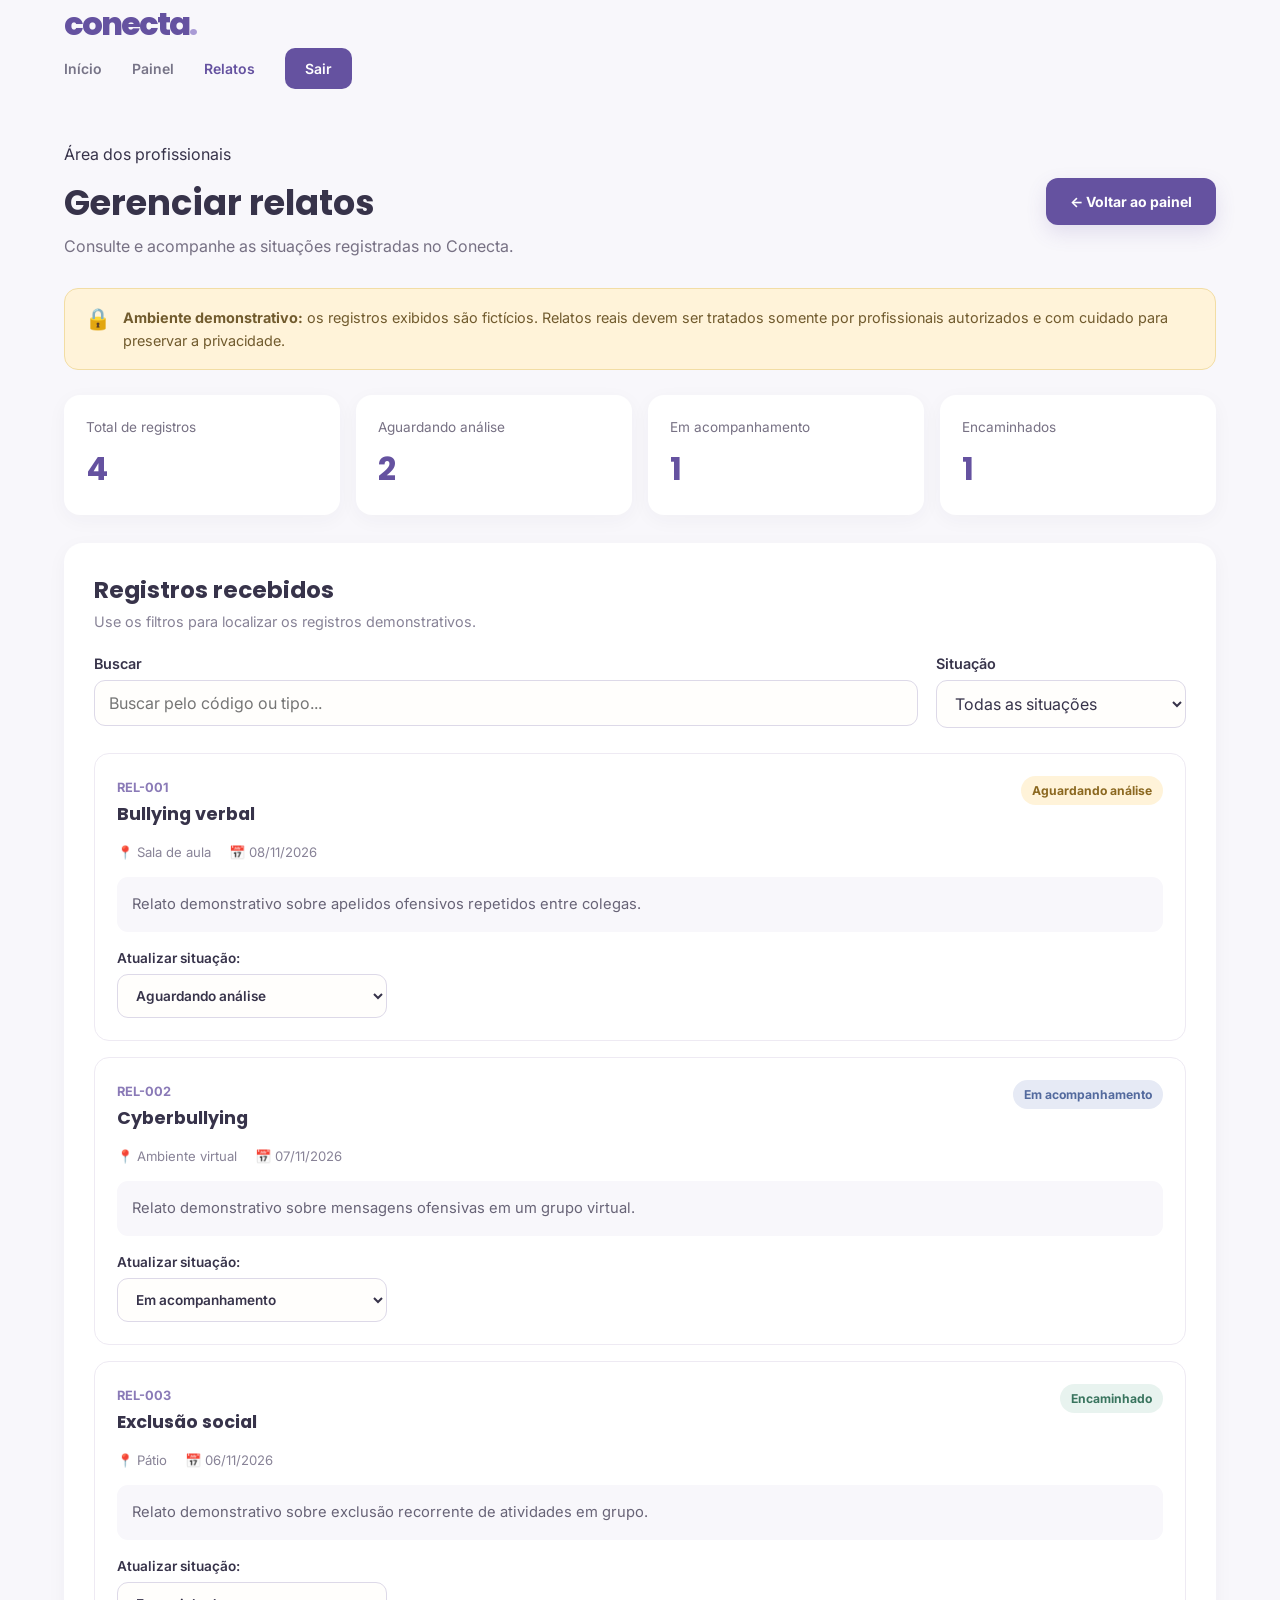
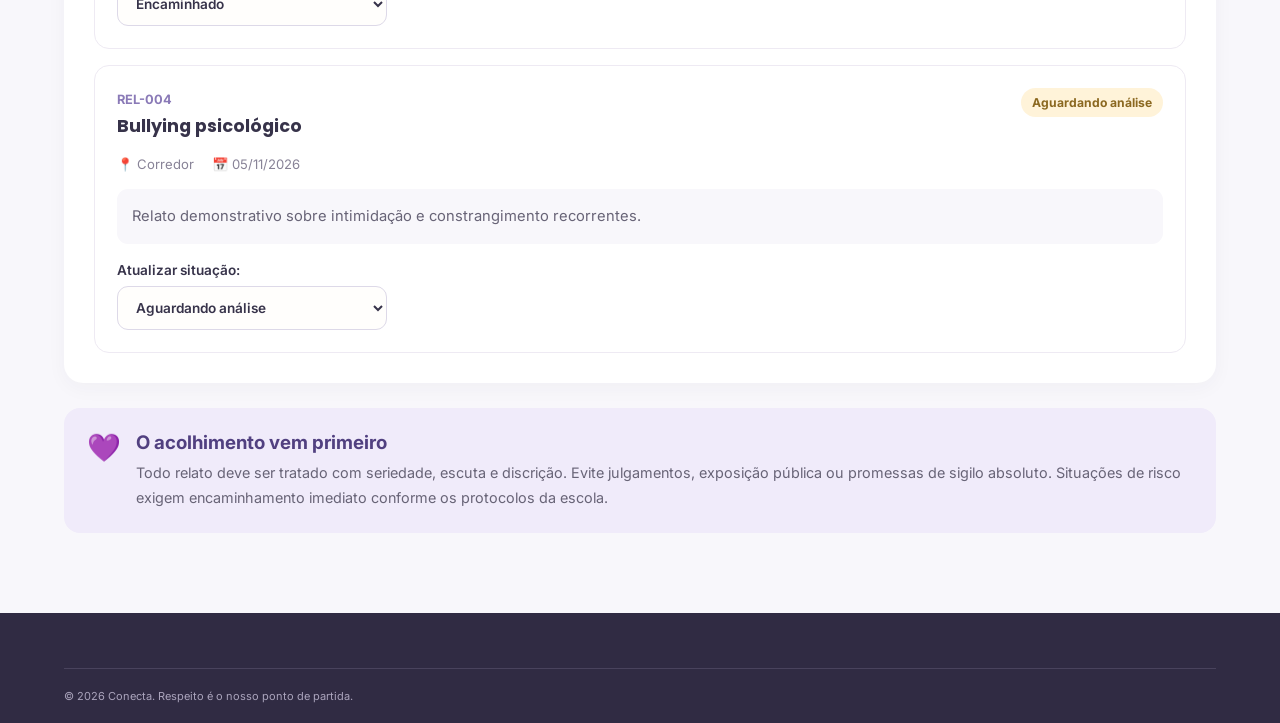
<file: relatos.html>
<!DOCTYPE html>
<html lang="pt-BR">
<head>
    <meta charset="UTF-8">
    <meta name="viewport" content="width=device-width, initial-scale=1.0">
    <title>Gerenciar Relatos | Conecta</title>

    <link href="https://fonts.googleapis.com/css2?family=Inter:wght@400;500;600;700;800&family=Poppins:wght@400;500;600;700;800&display=swap" rel="stylesheet">
    <link rel="stylesheet" href="css/style.css">
</head>
<body class="reports-page">

    <header class="navbar">
        <div class="container nav-container">
            <a href="index.html" class="logo">conecta<span>.</span></a>

            <button class="menu-toggle" aria-label="Abrir menu">☰</button>

            <nav class="nav-links">
                <a href="index.html">Início</a>
                <a href="painel.html">Painel</a>
                <a href="relatos.html" class="active">Relatos</a>
                <a href="login.html" class="nav-login">Sair</a>
            </nav>
        </div>
    </header>

    <main class="reports-main">
        <div class="container">

            <div class="reports-header">
                <div>
                    <span class="section-tag">Área dos profissionais</span>
                    <h1>Gerenciar relatos</h1>
                    <p>Consulte e acompanhe as situações registradas no Conecta.</p>
                </div>

                <a href="painel.html" class="btn btn-primary">← Voltar ao painel</a>
            </div>

            <div class="reports-warning">
                <span>🔒</span>
                <p>
                    <strong>Ambiente demonstrativo:</strong>
                    os registros exibidos são fictícios. Relatos reais devem ser tratados
                    somente por profissionais autorizados e com cuidado para preservar a privacidade.
                </p>
            </div>

            <section class="reports-summary">
                <div class="report-summary-card">
                    <span>Total de registros</span>
                    <strong id="resumo-total">4</strong>
                </div>

                <div class="report-summary-card">
                    <span>Aguardando análise</span>
                    <strong id="resumo-pendente">2</strong>
                </div>

                <div class="report-summary-card">
                    <span>Em acompanhamento</span>
                    <strong id="resumo-acompanhamento">1</strong>
                </div>

                <div class="report-summary-card">
                    <span>Encaminhados</span>
                    <strong id="resumo-encaminhado">1</strong>
                </div>
            </section>

            <section class="reports-list-section">
                <div class="reports-list-heading">
                    <div>
                        <h2>Registros recebidos</h2>
                        <p>Use os filtros para localizar os registros demonstrativos.</p>
                    </div>
                </div>

                <div class="reports-filters">
                    <div class="report-search">
                        <label for="buscar-relato">Buscar</label>
                        <input
                            type="search"
                            id="buscar-relato"
                            placeholder="Buscar pelo código ou tipo..."
                        >
                    </div>

                    <div class="report-filter">
                        <label for="filtro-status">Situação</label>
                        <select id="filtro-status">
                            <option value="todos">Todas as situações</option>
                            <option value="Pendente">Aguardando análise</option>
                            <option value="Em acompanhamento">Em acompanhamento</option>
                            <option value="Encaminhado">Encaminhado</option>
                        </select>
                    </div>
                </div>

                <div class="reports-list" id="lista-relatos">
                    <!-- Os registros serão inseridos pelo JavaScript -->
                </div>

                <div id="nenhum-relato" class="no-reports" hidden>
                    <span>🔎</span>
                    <h3>Nenhum registro encontrado</h3>
                    <p>Tente mudar o filtro ou a palavra pesquisada.</p>
                </div>
            </section>

            <div class="reports-guidance">
                <span>💜</span>
                <div>
                    <h3>O acolhimento vem primeiro</h3>
                    <p>
                        Todo relato deve ser tratado com seriedade, escuta e discrição.
                        Evite julgamentos, exposição pública ou promessas de sigilo absoluto.
                        Situações de risco exigem encaminhamento imediato conforme os protocolos da escola.
                    </p>
                </div>
            </div>

        </div>
    </main>

    <footer class="footer">
        <div class="container footer-bottom">
            <p>© 2026 Conecta. Respeito é o nosso ponto de partida.</p>
        </div>
    </footer>

    <script src="js/main.js" defer></script>
    <script src="js/gerenciar-relatos.js" defer></script>
</body>
</html>
</file>
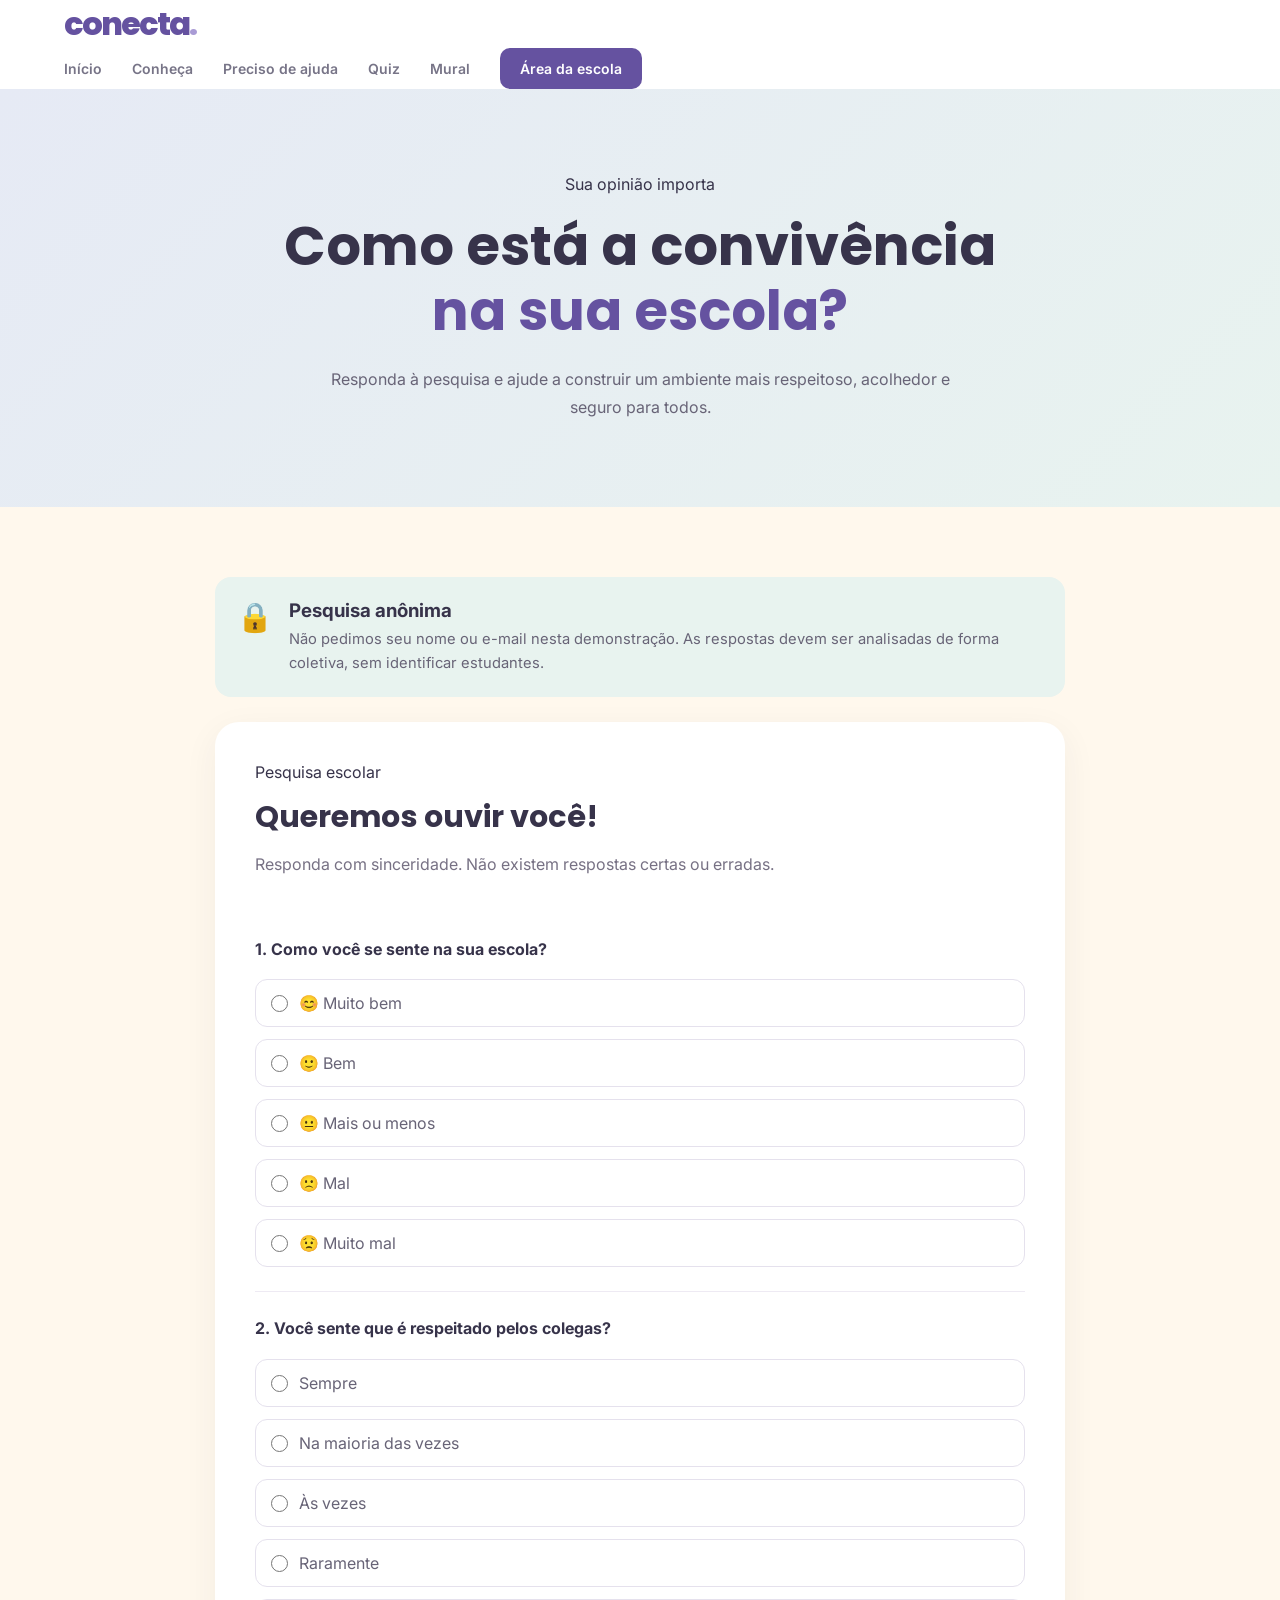
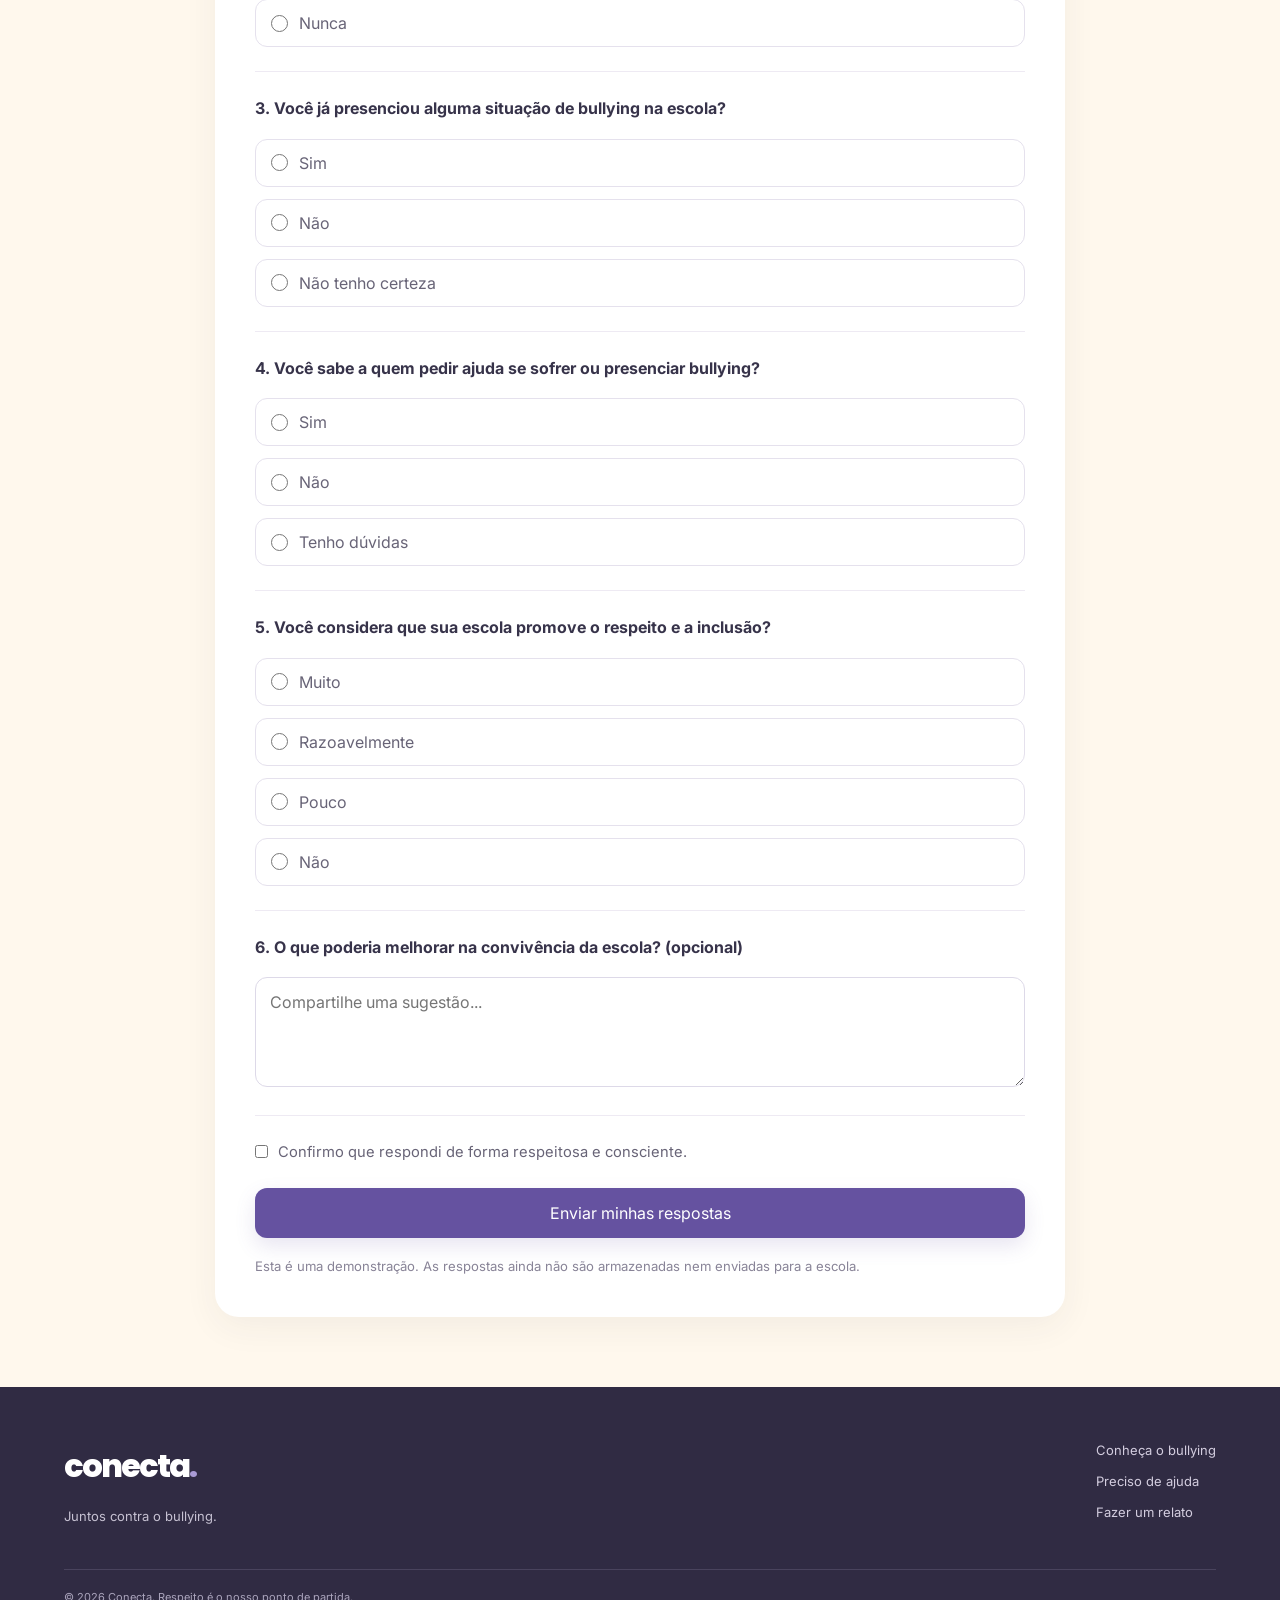
<file: termometro.html>
<!DOCTYPE html>
<html lang="pt-BR">
<head>
    <meta charset="UTF-8">
    <meta name="viewport" content="width=device-width, initial-scale=1.0">
    <title>Termômetro da Escola | Conecta</title>

    <link href="https://fonts.googleapis.com/css2?family=Inter:wght@400;500;600;700;800&family=Poppins:wght@400;500;600;700;800&display=swap" rel="stylesheet">
    <link rel="stylesheet" href="css/style.css">
</head>
<body>

    <header class="navbar">
        <div class="container nav-container">
            <a href="index.html" class="logo">conecta<span>.</span></a>

            <button class="menu-toggle" aria-label="Abrir menu">☰</button>

            <nav class="nav-links">
                <a href="index.html">Início</a>
                <a href="conheca.html">Conheça</a>
                <a href="ajuda.html">Preciso de ajuda</a>
                <a href="quiz.html">Quiz</a>
                <a href="mural.html">Mural</a>
                <a href="login.html" class="nav-login">Área da escola</a>
            </nav>
        </div>
    </header>

    <main>
        <section class="thermo-hero">
            <div class="container">
                <span class="section-tag">Sua opinião importa</span>
                <h1>Como está a convivência<br><span>na sua escola?</span></h1>
                <p>
                    Responda à pesquisa e ajude a construir um ambiente
                    mais respeitoso, acolhedor e seguro para todos.
                </p>
            </div>
        </section>

        <section class="thermo-content">
            <div class="container">

                <div class="thermo-info">
                    <span>🔒</span>
                    <div>
                        <h3>Pesquisa anônima</h3>
                        <p>
                            Não pedimos seu nome ou e-mail nesta demonstração.
                            As respostas devem ser analisadas de forma coletiva,
                            sem identificar estudantes.
                        </p>
                    </div>
                </div>

                <div class="thermo-card">
                    <div class="thermo-card-heading">
                        <span class="section-tag">Pesquisa escolar</span>
                        <h2>Queremos ouvir você!</h2>
                        <p>Responda com sinceridade. Não existem respostas certas ou erradas.</p>
                    </div>

                    <form id="form-termometro">

                        <div class="thermo-question">
                            <label>1. Como você se sente na sua escola?</label>
                            <div class="thermo-options">
                                <label><input type="radio" name="sentimento" value="Muito bem" required> 😊 Muito bem</label>
                                <label><input type="radio" name="sentimento" value="Bem"> 🙂 Bem</label>
                                <label><input type="radio" name="sentimento" value="Mais ou menos"> 😐 Mais ou menos</label>
                                <label><input type="radio" name="sentimento" value="Mal"> 🙁 Mal</label>
                                <label><input type="radio" name="sentimento" value="Muito mal"> 😟 Muito mal</label>
                            </div>
                        </div>

                        <div class="thermo-question">
                            <label>2. Você sente que é respeitado pelos colegas?</label>
                            <div class="thermo-options">
                                <label><input type="radio" name="respeito" value="Sempre" required> Sempre</label>
                                <label><input type="radio" name="respeito" value="Na maioria das vezes"> Na maioria das vezes</label>
                                <label><input type="radio" name="respeito" value="Às vezes"> Às vezes</label>
                                <label><input type="radio" name="respeito" value="Raramente"> Raramente</label>
                                <label><input type="radio" name="respeito" value="Nunca"> Nunca</label>
                            </div>
                        </div>

                        <div class="thermo-question">
                            <label>3. Você já presenciou alguma situação de bullying na escola?</label>
                            <div class="thermo-options">
                                <label><input type="radio" name="presenciou" value="Sim" required> Sim</label>
                                <label><input type="radio" name="presenciou" value="Não"> Não</label>
                                <label><input type="radio" name="presenciou" value="Não tenho certeza"> Não tenho certeza</label>
                            </div>
                        </div>

                        <div class="thermo-question">
                            <label>4. Você sabe a quem pedir ajuda se sofrer ou presenciar bullying?</label>
                            <div class="thermo-options">
                                <label><input type="radio" name="ajuda" value="Sim" required> Sim</label>
                                <label><input type="radio" name="ajuda" value="Não"> Não</label>
                                <label><input type="radio" name="ajuda" value="Tenho dúvidas"> Tenho dúvidas</label>
                            </div>
                        </div>

                        <div class="thermo-question">
                            <label>5. Você considera que sua escola promove o respeito e a inclusão?</label>
                            <div class="thermo-options">
                                <label><input type="radio" name="inclusao" value="Muito" required> Muito</label>
                                <label><input type="radio" name="inclusao" value="Razoavelmente"> Razoavelmente</label>
                                <label><input type="radio" name="inclusao" value="Pouco"> Pouco</label>
                                <label><input type="radio" name="inclusao" value="Não"> Não</label>
                            </div>
                        </div>

                        <div class="thermo-question">
                            <label for="sugestao">6. O que poderia melhorar na convivência da escola? (opcional)</label>
                            <textarea
                                id="sugestao"
                                name="sugestao"
                                rows="4"
                                maxlength="300"
                                placeholder="Compartilhe uma sugestão..."
                            ></textarea>
                        </div>

                        <label class="thermo-check">
                            <input type="checkbox" id="confirmacao-pesquisa" required>
                            <span>Confirmo que respondi de forma respeitosa e consciente.</span>
                        </label>

                        <button type="submit" class="btn btn-primary thermo-submit">
                            Enviar minhas respostas
                        </button>

                        <div id="retorno-termometro" class="thermo-feedback" aria-live="polite"></div>

                        <p class="thermo-disclaimer">
                            Esta é uma demonstração. As respostas ainda não são armazenadas
                            nem enviadas para a escola.
                        </p>

                    </form>
                </div>

            </div>
        </section>
    </main>

    <footer class="footer">
        <div class="container footer-content">
            <div>
                <a href="index.html" class="logo footer-logo">conecta<span>.</span></a>
                <p>Juntos contra o bullying.</p>
            </div>
            <div class="footer-links">
                <a href="conheca.html">Conheça o bullying</a>
                <a href="ajuda.html">Preciso de ajuda</a>
                <a href="relato.html">Fazer um relato</a>
            </div>
        </div>
        <div class="container footer-bottom">
            <p>© 2026 Conecta. Respeito é o nosso ponto de partida.</p>
        </div>
    </footer>

    <script src="js/main.js" defer></script>
    <script src="js/termometro.js" defer></script>
</body>
</html>
</file>
<file: css/style.css>
/* ========================================
   1. CONFIGURAÇÕES GERAIS
======================================== */

:root {
    --purple: #6552A0;
    --purple-light: #A99BD5;
    --green: #B9DCD2;
    --blue: #E6EAF5;
    --cream: #FFF8ED;
    --white: #FFFFFF;
    --text: #37334A;
    --text-light: #777487;
    --border: #EAE7F0;
}

* {
    margin: 0;
    padding: 0;
    box-sizing: border-box;
}

html {
    scroll-behavior: smooth;
}

body {
    font-family: 'Inter', sans-serif;
    color: var(--text);
    background: var(--white);
}

a {
    text-decoration: none;
    color: inherit;
}

ul {
    list-style: none;
}

button {
    font-family: inherit;
}

.container {
    width: 90%;
    max-width: 1200px;
    margin: 0 auto;
}

.section {
    padding: 100px 0;
}


/* ========================================
   2. MENU DE NAVEGAÇÃO
======================================== */

.header {
    background: var(--white);
    border-bottom: 1px solid var(--border);
    position: sticky;
    top: 0;
    z-index: 100;
}

.navbar {
    min-height: 82px;
    display: flex;
    align-items: center;
    justify-content: space-between;
}

.logo {
    font-family: 'Poppins', sans-serif;
    font-size: 32px;
    font-weight: 800;
    color: var(--purple);
    letter-spacing: -2px;
}

.logo span {
    color: var(--purple-light);
}

.nav-links {
    display: flex;
    align-items: center;
    gap: 30px;
}

.nav-links a {
    font-size: 14px;
    font-weight: 600;
    color: var(--text-light);
    transition: 0.3s;
}

.nav-links a:hover,
.nav-links a.active {
    color: var(--purple);
}

.nav-links .nav-login {
    background: var(--purple);
    color: var(--white);
    padding: 12px 20px;
    border-radius: 10px;
}

.nav-links .nav-login:hover {
    background: #514184;
    color: var(--white);
}

.menu-toggle {
    display: none;
    background: none;
    border: none;
    color: var(--purple);
    font-size: 28px;
    cursor: pointer;
}


/* ========================================
   3. BOTÕES
======================================== */

.btn {
    display: inline-flex;
    align-items: center;
    justify-content: center;
    padding: 15px 24px;
    border-radius: 12px;
    font-size: 14px;
    font-weight: 700;
    transition: 0.3s;
    cursor: pointer;
}

.btn-primary {
    background: var(--purple);
    color: var(--white);
    box-shadow: 0 8px 20px rgba(101, 82, 160, 0.15);
}

.btn-primary:hover {
    background: #514184;
    transform: translateY(-3px);
}

.btn-secondary {
    background: var(--white);
    color: var(--purple);
    border: 1px solid var(--border);
}

.btn-secondary:hover {
    background: var(--blue);
}

.btn-white {
    background: var(--white);
    color: var(--purple);
}

.btn-white:hover {
    transform: translateY(-3px);
}


/* ========================================
   4. TAGS
======================================== */

.tag {
    display: inline-block;
    background: #F0ECF9;
    color: var(--purple);
    padding: 9px 15px;
    border-radius: 30px;
    font-size: 11px;
    font-weight: 800;
    letter-spacing: 0.7px;
}


/* ========================================
   5. SEÇÃO PRINCIPAL
======================================== */

.hero {
    background: linear-gradient(
        120deg,
        #FFF8ED 0%,
        #F5F1FC 55%,
        #E6EAF5 100%
    );

    padding: 90px 0;
    overflow: hidden;
}

.hero-content {
    display: grid;
    grid-template-columns: 1.1fr 0.9fr;
    align-items: center;
    gap: 60px;
}

.hero-text h1 {
    font-family: 'Poppins', sans-serif;
    font-size: clamp(38px, 5vw, 58px);
    line-height: 1.15;
    letter-spacing: -2px;
    margin: 25px 0;
    max-width: 650px;
}

.hero-text h1 span {
    color: var(--purple);
}

.hero-text > p {
    color: var(--text-light);
    font-size: 16px;
    line-height: 1.9;
    max-width: 520px;
    margin-bottom: 30px;
}

.hero-buttons {
    display: flex;
    flex-wrap: wrap;
    gap: 15px;
}

.hero-note {
    display: flex;
    align-items: center;
    gap: 9px;
    margin-top: 30px;
    font-size: 12px;
    color: var(--text-light);
}

.hero-note span {
    color: var(--purple);
    font-size: 20px;
}


/* ========================================
   6. ILUSTRAÇÃO PRINCIPAL
======================================== */

.hero-image {
    position: relative;
    display: flex;
    align-items: center;
    justify-content: center;
    min-height: 400px;
}

.illustration-card {
    width: 100%;
    max-width: 420px;
    min-height: 340px;
    background: var(--white);
    border-radius: 35px;
    box-shadow: 0 25px 70px rgba(101, 82, 160, 0.12);
    padding: 35px;
    text-align: center;
    position: relative;
    z-index: 2;
}

.illustration-icon {
    width: 48px;
    height: 48px;
    border-radius: 50%;
    background: #F0ECF9;
    color: var(--purple);
    display: flex;
    align-items: center;
    justify-content: center;
    font-size: 26px;
    margin: 0 auto;
}

.people-illustration {
    margin: 30px 0;
    background: #F3F0FA;
    padding: 20px;
    border-radius: 25px;
}

.people-illustration span {
    font-size: 85px;
}

.illustration-card h3 {
    font-family: 'Poppins', sans-serif;
    font-size: 20px;
    margin-bottom: 10px;
}

.illustration-card p {
    color: var(--text-light);
    font-size: 13px;
    line-height: 1.7;
}

.image-decoration {
    position: absolute;
    border-radius: 50%;
}

.decoration-one {
    background: var(--green);
    width: 110px;
    height: 110px;
    top: 0;
    right: 0;
}

.decoration-two {
    background: var(--purple-light);
    width: 75px;
    height: 75px;
    bottom: 10px;
    left: 0;
}

.floating-card {
    display: flex;
    align-items: center;
    gap: 12px;
    position: absolute;
    bottom: 5px;
    right: -10px;
    z-index: 3;
    background: var(--white);
    padding: 15px 20px;
    border-radius: 15px;
    box-shadow: 0 10px 30px rgba(0, 0, 0, 0.08);
}

.floating-card > span {
    font-size: 28px;
}

.floating-card div {
    display: flex;
    flex-direction: column;
    gap: 4px;
}

.floating-card strong {
    font-size: 13px;
}

.floating-card small {
    color: var(--text-light);
    font-size: 11px;
}


/* ========================================
   7. TÍTULOS DAS SEÇÕES
======================================== */

.section-heading {
    text-align: center;
    max-width: 700px;
    margin: 0 auto 55px;
}

.section-heading h2 {
    font-family: 'Poppins', sans-serif;
    font-size: clamp(28px, 4vw, 40px);
    line-height: 1.3;
    margin: 20px 0;
    letter-spacing: -1px;
}

.section-heading h2 span {
    color: var(--purple);
}

.section-heading p {
    color: var(--text-light);
    font-size: 15px;
    line-height: 1.9;
}


/* ========================================
   8. CARDS DE FUNCIONALIDADES
======================================== */

.features-grid {
    display: grid;
    grid-template-columns: repeat(3, 1fr);
    gap: 25px;
}

.feature-card {
    padding: 35px 30px;
    background: var(--white);
    border: 1px solid var(--border);
    border-radius: 20px;
    transition: 0.3s;
}

.feature-card:hover {
    transform: translateY(-7px);
    box-shadow: 0 15px 35px rgba(101, 82, 160, 0.10);
}

.feature-icon {
    width: 60px;
    height: 60px;
    border-radius: 17px;
    display: flex;
    align-items: center;
    justify-content: center;
    font-size: 27px;
    margin-bottom: 25px;
}

.purple {
    background: #F0ECF9;
}

.green {
    background: #E8F5F0;
}

.yellow {
    background: #FFF5DD;
}

.feature-card h3 {
    font-family: 'Poppins', sans-serif;
    font-size: 20px;
    margin-bottom: 12px;
}

.feature-card p {
    color: var(--text-light);
    font-size: 13px;
    line-height: 1.8;
    margin-bottom: 20px;
}

.feature-card a {
    color: var(--purple);
    font-weight: 700;
    font-size: 13px;
}


/* ========================================
   9. SEÇÃO DE AJUDA
======================================== */

.help-section {
    background: var(--purple);
    padding: 80px 0;
    color: var(--white);
    overflow: hidden;
}

.help-content {
    display: flex;
    align-items: center;
    justify-content: space-between;
    gap: 40px;
}

.help-content .tag {
    background: rgba(255,255,255,0.15);
    color: var(--white);
}

.help-content h2 {
    font-family: 'Poppins', sans-serif;
    font-size: clamp(30px, 4vw, 45px);
    margin: 20px 0;
}

.help-content h2 span {
    color: #D8CEF4;
}

.help-content p {
    max-width: 600px;
    color: #E8E1F6;
    line-height: 1.9;
    font-size: 15px;
    margin-bottom: 30px;
}

.help-decoration {
    font-size: 150px;
    opacity: 0.8;
}


/* ========================================
   10. PARTICIPAÇÃO
======================================== */

.participate-grid {
    display: grid;
    grid-template-columns: repeat(3, 1fr);
    gap: 25px;
}

.participate-card {
    text-align: center;
    padding: 30px 25px;
    background: var(--cream);
    border-radius: 20px;
}

.participate-card span {
    font-size: 40px;
}

.participate-card h3 {
    font-family: 'Poppins', sans-serif;
    margin: 18px 0 10px;
}

.participate-card p {
    color: var(--text-light);
    font-size: 13px;
    line-height: 1.8;
}

.quiz-call {
    margin-top: 60px;
    padding: 40px;
    background: #F1EFF9;
    border-radius: 25px;
    display: flex;
    align-items: center;
    justify-content: space-between;
    gap: 30px;
}

.quiz-call h3 {
    font-family: 'Poppins', sans-serif;
    font-size: 23px;
    margin: 15px 0 10px;
}

.quiz-call p {
    color: var(--text-light);
    font-size: 14px;
}


/* ========================================
   11. RODAPÉ
======================================== */

.footer {
    background: #302B43;
    color: var(--white);
    padding: 55px 0 20px;
}

.footer-content {
    display: flex;
    justify-content: space-between;
    gap: 40px;
    padding-bottom: 40px;
}

.footer-logo {
    color: var(--white);
}

.footer-content > div:first-child p {
    color: #C6C1D2;
    max-width: 350px;
    font-size: 13px;
    line-height: 1.8;
    margin-top: 15px;
}

.footer-links {
    display: flex;
    flex-direction: column;
    gap: 15px;
}

.footer-links a {
    color: #D3CDDF;
    font-size: 13px;
}

.footer-links a:hover {
    color: var(--white);
}

.footer-bottom {
    border-top: 1px solid #49435D;
    padding-top: 20px;
    display: flex;
    justify-content: space-between;
    gap: 20px;
}

.footer-bottom p {
    color: #AAA4BC;
    font-size: 11px;
}


/* ========================================
   12. RESPONSIVIDADE
======================================== */

@media (max-width: 900px) {

    .hero-content {
        grid-template-columns: 1fr;
        text-align: center;
    }

    .hero-text > p {
        margin-left: auto;
        margin-right: auto;
    }

    .hero-buttons,
    .hero-note {
        justify-content: center;
    }

    .hero-image {
        max-width: 500px;
        width: 100%;
        margin: 0 auto;
    }

    .features-grid,
    .participate-grid {
        grid-template-columns: 1fr 1fr;
    }

    .nav-links {
        gap: 15px;
    }

    .nav-links a {
        font-size: 12px;
    }
}


@media (max-width: 650px) {

    .section {
        padding: 70px 0;
    }

    .navbar {
        min-height: 70px;
    }

    .menu-toggle {
        display: block;
    }

    .nav-links {
        display: none;
        position: absolute;
        top: 70px;
        left: 0;
        width: 100%;
        background: var(--white);
        padding: 25px;
        flex-direction: column;
        align-items: stretch;
        gap: 22px;
        box-shadow: 0 10px 20px rgba(0,0,0,0.08);
    }

    .nav-links.show {
        display: flex;
    }

    .nav-links a {
        font-size: 14px;
    }

    .nav-links .nav-login {
        text-align: center;
    }

    .hero {
        padding: 65px 0;
    }

    .hero-text h1 {
        font-size: 37px;
    }

    .hero-text > p {
        font-size: 14px;
    }

    .hero-buttons {
        flex-direction: column;
    }

    .hero-buttons .btn {
        width: 100%;
    }

    .hero-image {
        min-height: 340px;
    }

    .illustration-card {
        min-height: 300px;
        padding: 25px;
    }

    .people-illustration span {
        font-size: 65px;
    }

    .floating-card {
        right: 0;
    }

    .features-grid,
    .participate-grid {
        grid-template-columns: 1fr;
    }

    .help-content {
        flex-direction: column;
        align-items: flex-start;
    }

    .help-decoration {
        display: none;
    }

    .quiz-call {
        flex-direction: column;
        align-items: flex-start;
        padding: 28px;
    }

    .footer-content {
        flex-direction: column;
    }

    .footer-bottom {
        flex-direction: column;
        line-height: 1.6;
    }

}

/* ========================================
   PÁGINA CONHEÇA O BULLYING
======================================== */


/* APRESENTAÇÃO */

.knowledge-hero {
    padding: 85px 0;
    background: linear-gradient(
        120deg,
        #FFF8ED,
        #F2EFFB,
        #E6EAF5
    );
}

.knowledge-hero-content {
    display: grid;
    grid-template-columns: 1.2fr 0.8fr;
    align-items: center;
    gap: 60px;
}

.knowledge-hero-text h1 {
    font-family: 'Poppins', sans-serif;
    font-size: clamp(36px, 5vw, 54px);
    line-height: 1.2;
    letter-spacing: -1.5px;
    margin: 25px 0;
}

.knowledge-hero-text h1 span {
    color: var(--purple);
}

.knowledge-hero-text p {
    color: var(--text-light);
    line-height: 1.9;
    font-size: 15px;
    margin-bottom: 30px;
    max-width: 550px;
}

.knowledge-hero-art {
    min-height: 300px;
    display: flex;
    align-items: center;
    justify-content: center;
}

.knowledge-art-card {
    background: white;
    width: 100%;
    max-width: 350px;
    padding: 45px 30px;
    text-align: center;
    border-radius: 30px;
    box-shadow: 0 20px 50px rgba(101,82,160,0.12);
}

.knowledge-art-card span {
    font-size: 75px;
}

.knowledge-art-card h3 {
    font-family: 'Poppins', sans-serif;
    margin: 20px 0 10px;
    font-size: 21px;
}

.knowledge-art-card p {
    color: var(--text-light);
    font-size: 14px;
    line-height: 1.8;
}


/* DEFINIÇÃO */

.definition-box {
    display: flex;
    gap: 25px;
    align-items: flex-start;
    background: #F4F1FB;
    padding: 40px;
    border-radius: 25px;
}

.definition-icon {
    min-width: 65px;
    height: 65px;
    border-radius: 18px;
    background: white;
    display: flex;
    align-items: center;
    justify-content: center;
    font-size: 30px;
}

.definition-box h3 {
    font-family: 'Poppins', sans-serif;
    font-size: 23px;
    margin-bottom: 15px;
}

.definition-box p {
    color: var(--text-light);
    font-size: 14px;
    line-height: 1.9;
    margin-bottom: 12px;
}


/* TIPOS DE BULLYING */

.types-section {
    background: #FAF9FC;
}

.types-grid {
    display: grid;
    grid-template-columns: repeat(3, 1fr);
    gap: 22px;
}

.type-card {
    padding: 30px;
    background: white;
    border: 1px solid var(--border);
    border-radius: 22px;
    transition: 0.3s;
}

.type-card:hover {
    transform: translateY(-5px);
    box-shadow: 0 15px 35px rgba(101,82,160,0.09);
}

.type-icon {
    width: 62px;
    height: 62px;
    border-radius: 18px;
    display: flex;
    align-items: center;
    justify-content: center;
    font-size: 29px;
    margin-bottom: 22px;
}

.type-purple {
    background: #F0ECF9;
}

.type-green {
    background: #E8F5F0;
}

.type-yellow {
    background: #FFF5DD;
}

.type-blue {
    background: #EAF0FA;
}

.type-pink {
    background: #FCECF4;
}

.type-card h3 {
    font-family: 'Poppins', sans-serif;
    font-size: 21px;
    margin-bottom: 12px;
}

.type-card > p {
    color: var(--text-light);
    font-size: 13px;
    line-height: 1.8;
    min-height: 70px;
}

.example-box {
    background: #F8F7FB;
    border-radius: 12px;
    padding: 15px;
    font-size: 12px;
    line-height: 1.8;
    color: var(--text-light);
    margin-top: 20px;
}

.example-box strong {
    display: block;
    color: var(--purple);
    margin-bottom: 4px;
}

.type-message {
    background: #F2EFFB;
    border-color: #E6DFF5;
}

.type-message > p {
    margin-bottom: 20px;
}

.type-message a {
    color: var(--purple);
    font-size: 13px;
    font-weight: 700;
}


/* BRINCADEIRA OU BULLYING */

.difference-grid {
    display: grid;
    grid-template-columns: 1fr 1fr;
    gap: 25px;
}

.difference-card {
    padding: 35px;
    border-radius: 22px;
}

.difference-card.good {
    background: #EDF7F2;
}

.difference-card.bad {
    background: #FFF0F0;
}

.difference-title {
    display: flex;
    align-items: center;
    gap: 15px;
    margin-bottom: 25px;
}

.difference-title span {
    font-size: 32px;
}

.difference-title h3 {
    font-family: 'Poppins', sans-serif;
    font-size: 19px;
}

.difference-card ul {
    display: flex;
    flex-direction: column;
    gap: 17px;
}

.difference-card li {
    font-size: 13px;
    line-height: 1.6;
    color: var(--text-light);
}

.good li::first-letter {
    color: #419D78;
}

.bad li::first-letter {
    color: #D45F5F;
}

.attention-box {
    display: flex;
    gap: 15px;
    align-items: flex-start;
    background: #FFF8E9;
    padding: 22px;
    border-radius: 15px;
    margin-top: 30px;
}

.attention-box span {
    font-size: 24px;
}

.attention-box p {
    font-size: 13px;
    color: var(--text-light);
    line-height: 1.8;
}


/* CONSEQUÊNCIAS */

.consequences-section {
    background: #FAF9FC;
}

.consequences-grid {
    display: grid;
    grid-template-columns: repeat(3, 1fr);
    gap: 25px;
}

.consequence-card {
    background: white;
    padding: 35px 25px;
    border: 1px solid var(--border);
    border-radius: 20px;
    text-align: center;
}

.consequence-card span {
    font-size: 45px;
}

.consequence-card h3 {
    font-family: 'Poppins', sans-serif;
    margin: 20px 0 10px;
}

.consequence-card p {
    font-size: 13px;
    line-height: 1.8;
    color: var(--text-light);
}


/* COMO AGIR */

.action-content {
    display: grid;
    grid-template-columns: 0.9fr 1.1fr;
    gap: 70px;
    align-items: center;
}

.action-text h2 {
    font-family: 'Poppins', sans-serif;
    font-size: clamp(30px, 4vw, 42px);
    line-height: 1.3;
    margin: 22px 0;
}

.action-text h2 span {
    color: var(--purple);
}

.action-text p {
    color: var(--text-light);
    font-size: 14px;
    line-height: 1.9;
    margin-bottom: 25px;
}

.action-list {
    display: flex;
    flex-direction: column;
    gap: 25px;
}

.action-item {
    display: flex;
    align-items: flex-start;
    gap: 20px;
}

.action-item > span {
    min-width: 48px;
    height: 48px;
    display: flex;
    align-items: center;
    justify-content: center;
    background: #F0ECF9;
    color: var(--purple);
    border-radius: 14px;
    font-weight: 800;
    font-size: 14px;
}

.action-item h3 {
    font-family: 'Poppins', sans-serif;
    font-size: 16px;
    margin-bottom: 6px;
}

.action-item p {
    color: var(--text-light);
    font-size: 13px;
    line-height: 1.7;
}


/* FINAL */

.knowledge-final {
    background: var(--purple);
    padding: 75px 20px;
    text-align: center;
    color: white;
}

.knowledge-final span {
    font-size: 55px;
}

.knowledge-final h2 {
    font-family: 'Poppins', sans-serif;
    font-size: clamp(25px, 4vw, 38px);
    max-width: 750px;
    margin: 20px auto;
}

.knowledge-final p {
    color: #E8E1F6;
    font-size: 14px;
    margin-bottom: 30px;
    line-height: 1.8;
}


/* RESPONSIVIDADE */

@media (max-width: 900px) {

    .knowledge-hero-content {
        grid-template-columns: 1fr;
        text-align: center;
    }

    .knowledge-hero-text p {
        margin-left: auto;
        margin-right: auto;
    }

    .knowledge-hero-art {
        min-height: 250px;
    }

    .types-grid {
        grid-template-columns: 1fr 1fr;
    }

    .action-content {
        grid-template-columns: 1fr;
        gap: 45px;
    }

}


@media (max-width: 650px) {

    .knowledge-hero {
        padding: 65px 0;
    }

    .knowledge-hero-text h1 {
        font-size: 35px;
    }

    .types-grid,
    .difference-grid,
    .consequences-grid {
        grid-template-columns: 1fr;
    }

    .definition-box {
        flex-direction: column;
        padding: 25px;
    }

    .difference-card {
        padding: 25px;
    }

    .action-content {
        gap: 35px;
    }

}


/* ========================================
   PÁGINA COMO AJUDAR
======================================== */


/* HERO */

.help-hero {
    padding: 85px 0;
    background: linear-gradient(
        120deg,
        #FFF8ED,
        #F2EFFB,
        #E6EAF5
    );
}

.help-hero-content {
    display: grid;
    grid-template-columns: 1.2fr 0.8fr;
    align-items: center;
    gap: 60px;
}

.help-hero-text h1 {
    font-family: 'Poppins', sans-serif;
    font-size: clamp(36px, 5vw, 54px);
    line-height: 1.2;
    letter-spacing: -1.5px;
    margin: 25px 0;
}

.help-hero-text h1 span {
    color: var(--purple);
}

.help-hero-text p {
    color: var(--text-light);
    line-height: 1.9;
    font-size: 15px;
    margin-bottom: 30px;
    max-width: 550px;
}

.help-hero-illustration {
    display: flex;
    align-items: center;
    justify-content: center;
    min-height: 300px;
}

.help-illustration-card {
    background: white;
    width: 100%;
    max-width: 350px;
    padding: 45px 30px;
    border-radius: 30px;
    text-align: center;
    box-shadow: 0 20px 50px rgba(101,82,160,0.12);
}

.help-illustration-card span {
    font-size: 75px;
}

.help-illustration-card h3 {
    font-family: 'Poppins', sans-serif;
    margin: 20px 0 10px;
    font-size: 21px;
}

.help-illustration-card p {
    color: var(--text-light);
    font-size: 14px;
    line-height: 1.8;
}


/* CARDS DE ORIENTAÇÃO */

.help-choices {
    background: #FAF9FC;
}

.help-grid {
    display: grid;
    grid-template-columns: repeat(3, 1fr);
    gap: 22px;
}

.help-card {
    background: white;
    border: 1px solid var(--border);
    padding: 30px;
    border-radius: 22px;
    transition: 0.3s;
}

.help-card:hover {
    transform: translateY(-5px);
    box-shadow: 0 15px 35px rgba(101,82,160,0.09);
}

.help-card-icon {
    width: 62px;
    height: 62px;
    display: flex;
    align-items: center;
    justify-content: center;
    border-radius: 18px;
    font-size: 29px;
    margin-bottom: 22px;
}

.help-purple {
    background: #F0ECF9;
}

.help-green {
    background: #E8F5F0;
}

.help-yellow {
    background: #FFF5DD;
}

.help-blue {
    background: #EAF0FA;
}

.help-pink {
    background: #FCECF4;
}

.help-label {
    display: block;
    color: var(--purple);
    font-size: 10px;
    font-weight: 800;
    letter-spacing: 1px;
    margin-bottom: 10px;
}

.help-card h3 {
    font-family: 'Poppins', sans-serif;
    font-size: 19px;
    margin-bottom: 12px;
}

.help-card p {
    color: var(--text-light);
    font-size: 13px;
    line-height: 1.8;
    min-height: 90px;
    margin-bottom: 20px;
}

.help-card a {
    color: var(--purple);
    font-size: 13px;
    font-weight: 700;
}


/* DETALHES DAS ORIENTAÇÕES */

.help-detail-content {
    display: grid;
    grid-template-columns: 0.65fr 1.35fr;
    gap: 65px;
    align-items: start;
}

.help-detail-icon {
    width: 180px;
    height: 180px;
    border-radius: 40px;
    display: flex;
    align-items: center;
    justify-content: center;
    font-size: 85px;
    margin: 20px auto;
}

.detail-purple {
    background: #F0ECF9;
}

.detail-green {
    background: #E8F5F0;
}

.detail-yellow {
    background: #FFF5DD;
}

.detail-blue {
    background: #EAF0FA;
}

.detail-pink {
    background: #FCECF4;
}

.help-detail-text h2 {
    font-family: 'Poppins', sans-serif;
    font-size: clamp(28px, 4vw, 38px);
    line-height: 1.3;
    margin: 18px 0;
}

.help-detail-text > p {
    color: var(--text-light);
    font-size: 14px;
    line-height: 1.9;
    margin-bottom: 25px;
}

.help-detail-reverse {
    background: #FAF9FC;
}

.help-tips {
    display: flex;
    flex-direction: column;
    gap: 16px;
    margin-bottom: 30px;
}

.help-tip {
    display: flex;
    align-items: flex-start;
    gap: 15px;
}

.help-tip span {
    min-width: 35px;
    height: 35px;
    display: flex;
    align-items: center;
    justify-content: center;
    background: #F0ECF9;
    color: var(--purple);
    font-size: 12px;
    font-weight: 800;
    border-radius: 11px;
}

.help-tip p {
    color: var(--text-light);
    font-size: 13px;
    line-height: 1.8;
    padding-top: 6px;
}


/* ALERTA */

.help-alert-section {
    padding: 40px 0 70px;
    background: #FAF9FC;
}

.help-alert {
    display: flex;
    align-items: flex-start;
    gap: 20px;
    background: #FFF5E7;
    border: 1px solid #F5E3C6;
    border-radius: 20px;
    padding: 30px;
}

.help-alert > span {
    font-size: 35px;
}

.help-alert h3 {
    font-family: 'Poppins', sans-serif;
    font-size: 18px;
    margin-bottom: 10px;
}

.help-alert p {
    color: var(--text-light);
    font-size: 13px;
    line-height: 1.9;
}


/* RESPONSIVIDADE */

@media (max-width: 900px) {

    .help-hero-content {
        grid-template-columns: 1fr;
        text-align: center;
    }

    .help-hero-text p {
        margin-left: auto;
        margin-right: auto;
    }

    .help-grid {
        grid-template-columns: 1fr 1fr;
    }

    .help-detail-content {
        grid-template-columns: 1fr;
        gap: 25px;
    }

    .help-detail-icon {
        width: 140px;
        height: 140px;
        font-size: 65px;
    }

}


@media (max-width: 650px) {

    .help-hero {
        padding: 65px 0;
    }

    .help-hero-text h1 {
        font-size: 35px;
    }

    .help-grid {
        grid-template-columns: 1fr;
    }

    .help-card p {
        min-height: auto;
    }

    .help-alert {
        padding: 22px;
    }

}


/* ========================================
   PÁGINA DE RELATOS
======================================== */

.report-hero {
    padding: 75px 0;
    text-align: center;
    background: linear-gradient(
        120deg,
        #FFF8ED,
        #F2EFFB,
        #E6EAF5
    );
}

.report-hero h1 {
    max-width: 800px;
    margin: 22px auto;
    font-family: 'Poppins', sans-serif;
    font-size: clamp(34px, 5vw, 50px);
    line-height: 1.25;
}

.report-hero h1 span {
    color: var(--purple);
}

.report-hero > .container > p {
    max-width: 620px;
    margin: 0 auto 25px;
    color: var(--text-light);
    font-size: 14px;
    line-height: 1.9;
}

.report-trust {
    display: inline-flex;
    align-items: center;
    justify-content: center;
    gap: 10px;
    background: white;
    border: 1px solid var(--border);
    border-radius: 14px;
    padding: 13px 18px;
    max-width: 550px;
    text-align: left;
}

.report-trust span {
    font-size: 22px;
}

.report-trust p {
    font-size: 12px;
    color: var(--text-light);
    line-height: 1.6;
}


/* ESTRUTURA */

.report-section {
    background: #FAF9FC;
}

.report-layout {
    display: grid;
    grid-template-columns: 0.75fr 1.25fr;
    gap: 50px;
    align-items: start;
}

.report-info h2 {
    font-family: 'Poppins', sans-serif;
    font-size: 30px;
    line-height: 1.3;
    margin: 20px 0;
}

.report-info > p {
    color: var(--text-light);
    font-size: 14px;
    line-height: 1.9;
    margin-bottom: 30px;
}

.report-info-card {
    display: flex;
    gap: 15px;
    align-items: flex-start;
    margin-bottom: 25px;
}

.report-info-card > span {
    min-width: 48px;
    height: 48px;
    display: flex;
    align-items: center;
    justify-content: center;
    background: #F0ECF9;
    border-radius: 14px;
    font-size: 23px;
}

.report-info-card h3 {
    font-family: 'Poppins', sans-serif;
    font-size: 15px;
    margin-bottom: 5px;
}

.report-info-card p {
    color: var(--text-light);
    font-size: 12px;
    line-height: 1.7;
}


/* FORMULÁRIO */

.report-form-card {
    background: white;
    border: 1px solid var(--border);
    border-radius: 24px;
    padding: 35px;
    box-shadow: 0 12px 35px rgba(55,51,74,0.05);
}

.report-form-heading {
    margin-bottom: 30px;
    padding-bottom: 20px;
    border-bottom: 1px solid var(--border);
}

.report-form-heading h2 {
    font-family: 'Poppins', sans-serif;
    font-size: 23px;
    margin-bottom: 7px;
}

.report-form-heading p {
    color: var(--text-light);
    font-size: 12px;
}

.form-group {
    margin-bottom: 23px;
}

.form-group > label {
    display: block;
    font-size: 13px;
    font-weight: 700;
    margin-bottom: 10px;
}

.report-form-card input[type="text"],
.report-form-card input[type="email"],
.report-form-card select,
.report-form-card textarea {
    width: 100%;
    padding: 14px 15px;
    border: 1px solid #E5E2EB;
    border-radius: 12px;
    background: #FCFBFE;
    color: var(--text);
    font-family: 'Inter', sans-serif;
    font-size: 13px;
    outline: none;
    transition: 0.2s;
}

.report-form-card input:focus,
.report-form-card select:focus,
.report-form-card textarea:focus {
    border-color: var(--purple);
    box-shadow: 0 0 0 3px rgba(101,82,160,0.09);
}

.report-form-card textarea {
    resize: vertical;
    min-height: 140px;
    line-height: 1.7;
}

.report-form-card input::placeholder,
.report-form-card textarea::placeholder {
    color: #A5A1AF;
}


/* OPÇÕES DE IDENTIFICAÇÃO */

.report-options {
    display: grid;
    grid-template-columns: 1fr 1fr;
    gap: 12px;
}

.report-option {
    display: flex;
    align-items: flex-start;
    gap: 10px;
    padding: 17px 13px;
    border: 1px solid #E5E2EB;
    border-radius: 13px;
    cursor: pointer;
    transition: 0.2s;
}

.report-option:has(input:checked) {
    background: #F4F1FB;
    border-color: var(--purple);
}

.report-option input {
    accent-color: var(--purple);
    margin-top: 4px;
}

.report-option strong {
    display: block;
    font-size: 12px;
    margin-bottom: 5px;
}

.report-option small {
    display: block;
    color: var(--text-light);
    font-size: 10px;
    line-height: 1.5;
}

.identification-fields[hidden] {
    display: none;
}

.identification-fields {
    padding: 20px;
    background: #FAF9FC;
    border-radius: 14px;
    margin-bottom: 23px;
}

.identification-fields .form-group:last-of-type {
    margin-bottom: 10px;
}

.form-hint {
    display: block;
    color: var(--text-light);
    font-size: 11px;
    line-height: 1.7;
    margin-top: 8px;
}


/* AVISOS */

.report-safety-note {
    display: flex;
    align-items: flex-start;
    gap: 12px;
    background: #FFF5E7;
    border: 1px solid #F5E3C6;
    border-radius: 13px;
    padding: 17px;
    margin: 25px 0;
}

.report-safety-note span {
    font-size: 22px;
}

.report-safety-note p {
    color: #79674C;
    font-size: 11px;
    line-height: 1.8;
}

.report-consent {
    display: flex;
    align-items: flex-start;
    gap: 10px;
    color: var(--text-light);
    font-size: 11px;
    line-height: 1.7;
    margin: 20px 0;
    cursor: pointer;
}

.report-consent input {
    accent-color: var(--purple);
    margin-top: 3px;
    flex-shrink: 0;
}

.report-submit {
    width: 100%;
    border: none;
    cursor: pointer;
    font-family: 'Inter', sans-serif;
}

.report-feedback {
    margin-top: 15px;
    padding: 12px;
    border-radius: 10px;
    font-size: 12px;
    line-height: 1.7;
}

.report-feedback:empty {
    display: none;
}

.feedback-warning {
    background: #FFF5E7;
    color: #79674C;
    border: 1px solid #F5E3C6;
}

.form-disclaimer {
    margin-top: 20px;
    color: #918D9A;
    font-size: 10px;
    line-height: 1.7;
    text-align: center;
}


/* RESPONSIVIDADE */

@media (max-width: 900px) {

    .report-layout {
        grid-template-columns: 1fr;
        gap: 35px;
    }

    .report-info {
        max-width: 650px;
    }

}

@media (max-width: 600px) {

    .report-hero {
        padding: 60px 0;
    }

    .report-hero h1 {
        font-size: 34px;
    }

    .report-form-card {
        padding: 22px;
    }

    .report-options {
        grid-template-columns: 1fr;
    }

    .report-trust {
        text-align: left;
    }

}

/* ========================================
   PÁGINA DO QUIZ
======================================== */

.quiz-hero {
    padding: 70px 20px 55px;
    text-align: center;
    background: linear-gradient(
        120deg,
        #FFF8ED,
        #F2EFFB,
        #E6EAF5
    );
}

.quiz-hero h1 {
    max-width: 800px;
    margin: 22px auto;
    font-family: 'Poppins', sans-serif;
    font-size: clamp(34px, 5vw, 50px);
    line-height: 1.25;
}

.quiz-hero h1 span {
    color: var(--purple);
}

.quiz-hero p {
    max-width: 600px;
    margin: 0 auto;
    color: var(--text-light);
    font-size: 14px;
    line-height: 1.9;
}

.quiz-hero-icon {
    font-size: 55px;
    margin-top: 25px;
}


/* ÁREA DO QUIZ */

.quiz-section {
    background: #FAF9FC;
}

.quiz-container {
    max-width: 780px;
    margin: 0 auto;
    background: white;
    border: 1px solid var(--border);
    border-radius: 25px;
    padding: 38px;
    box-shadow: 0 15px 40px rgba(55,51,74,0.05);
}

.quiz-top {
    display: flex;
    align-items: center;
    justify-content: space-between;
    gap: 20px;
}

.quiz-label {
    color: var(--purple);
    font-size: 10px;
    font-weight: 800;
    letter-spacing: 1.3px;
}

.quiz-top h2 {
    font-family: 'Poppins', sans-serif;
    font-size: 22px;
    margin-top: 8px;
}

.quiz-counter {
    flex-shrink: 0;
    background: #F0ECF9;
    color: var(--purple);
    border-radius: 12px;
    padding: 12px 15px;
    font-size: 12px;
    font-weight: 800;
}


/* PROGRESSO */

.quiz-progress-area {
    margin: 30px 0 35px;
}

.quiz-progress-track {
    width: 100%;
    height: 9px;
    background: #EEEAF5;
    border-radius: 20px;
    overflow: hidden;
}

.quiz-progress-bar {
    width: 0%;
    height: 100%;
    background: var(--purple);
    border-radius: 20px;
    transition: width 0.3s ease;
}

.quiz-progress-area p {
    text-align: right;
    font-size: 11px;
    color: var(--text-light);
    margin-top: 9px;
}


/* PERGUNTA */

.question-number {
    color: var(--purple);
    font-size: 11px;
    font-weight: 800;
    letter-spacing: 1px;
    margin-bottom: 13px;
}

#question-text {
    font-family: 'Poppins', sans-serif;
    font-size: 21px;
    line-height: 1.5;
    margin-bottom: 25px;
}


/* ALTERNATIVAS */

.quiz-options {
    display: flex;
    flex-direction: column;
    gap: 13px;
}

.quiz-option {
    width: 100%;
    display: flex;
    align-items: center;
    gap: 15px;
    text-align: left;
    background: #FCFBFE;
    border: 1px solid #E7E3EF;
    border-radius: 14px;
    padding: 16px;
    color: var(--text);
    font-family: 'Inter', sans-serif;
    font-size: 13px;
    line-height: 1.6;
    cursor: pointer;
    transition: 0.2s;
}

.quiz-option:not(:disabled):hover {
    background: #F4F1FB;
    border-color: var(--purple);
    transform: translateY(-2px);
}

.option-letter {
    min-width: 35px;
    height: 35px;
    display: flex;
    align-items: center;
    justify-content: center;
    background: #F0ECF9;
    color: var(--purple);
    border-radius: 10px;
    font-weight: 800;
    font-size: 12px;
}

.option-text {
    flex: 1;
}

.quiz-option:disabled {
    cursor: default;
    opacity: 1;
}

.quiz-option.correct {
    background: #EAF7F0;
    border-color: #83C9A7;
}

.quiz-option.correct .option-letter {
    background: #CDEBDD;
    color: #287B54;
}

.quiz-option.incorrect {
    background: #FFF0F0;
    border-color: #E9A3A3;
}

.quiz-option.incorrect .option-letter {
    background: #F9DADA;
    color: #B74747;
}


/* FEEDBACK */

.quiz-feedback {
    padding: 18px;
    border-radius: 14px;
    margin-top: 22px;
    font-size: 13px;
    line-height: 1.8;
}

.quiz-feedback strong {
    display: block;
    margin-bottom: 7px;
}

.quiz-feedback p {
    margin: 0;
}

.feedback-correct {
    background: #EAF7F0;
    color: #287B54;
    border: 1px solid #CDEBDD;
}

.feedback-incorrect {
    background: #FFF5E7;
    color: #79674C;
    border: 1px solid #F5E3C6;
}


/* BOTÃO PRÓXIMA */

.quiz-next {
    margin-top: 25px;
    border: none;
    cursor: pointer;
    font-family: 'Inter', sans-serif;
}


/* RESULTADO */

.quiz-result {
    text-align: center;
    padding: 20px 0 5px;
}

.result-icon {
    font-size: 75px;
    margin-bottom: 15px;
}

.quiz-result h2 {
    font-family: 'Poppins', sans-serif;
    font-size: 28px;
    margin: 12px 0;
}

.result-score {
    display: inline-flex;
    align-items: center;
    justify-content: center;
    background: #F0ECF9;
    color: var(--purple);
    padding: 15px 30px;
    border-radius: 16px;
    font-family: 'Poppins', sans-serif;
    font-size: 30px;
    font-weight: 800;
    margin: 15px 0;
}

.quiz-result > p {
    max-width: 520px;
    margin: 10px auto 25px;
    color: var(--text-light);
    font-size: 14px;
    line-height: 1.8;
}

.result-tip {
    display: flex;
    align-items: flex-start;
    gap: 12px;
    text-align: left;
    background: #F4F1FB;
    padding: 18px;
    border-radius: 14px;
    margin: 25px 0;
}

.result-tip span {
    font-size: 23px;
}

.result-tip p {
    color: var(--text-light);
    font-size: 12px;
    line-height: 1.8;
}

.quiz-result button {
    border: none;
    cursor: pointer;
    font-family: 'Inter', sans-serif;
}


/* MENSAGEM FINAL */

.quiz-bottom-note {
    max-width: 780px;
    display: flex;
    align-items: center;
    gap: 15px;
    margin: 25px auto 0;
    padding: 20px;
    background: #F0ECF9;
    border-radius: 15px;
}

.quiz-bottom-note span {
    font-size: 25px;
}

.quiz-bottom-note p {
    color: var(--text-light);
    font-size: 12px;
    line-height: 1.8;
}


/* RESPONSIVIDADE */

@media (max-width: 600px) {

    .quiz-hero {
        padding: 55px 18px 40px;
    }

    .quiz-hero h1 {
        font-size: 34px;
    }

    .quiz-container {
        padding: 23px;
    }

    .quiz-top {
        align-items: flex-start;
    }

    .quiz-top h2 {
        font-size: 18px;
    }

    .quiz-counter {
        padding: 9px 10px;
        font-size: 10px;
    }

    #question-text {
        font-size: 18px;
    }

    .quiz-option {
        padding: 13px;
        font-size: 12px;
    }

    .quiz-bottom-note {
        align-items: flex-start;
    }

}

/* ===== MURAL DA GENTILEZA ===== */

.mural-hero {
    background: linear-gradient(135deg, #E6EAF5, #FFF8ED);
    padding: 90px 0;
    text-align: center;
}

.mural-hero h1 {
    font-family: 'Poppins', sans-serif;
    color: #37334A;
    font-size: clamp(2.2rem, 5vw, 3.5rem);
    line-height: 1.2;
    margin: 20px 0;
}

.mural-hero h1 span {
    color: #6552A0;
}

.mural-hero p {
    max-width: 650px;
    margin: 0 auto 28px;
    color: #686477;
    line-height: 1.8;
}

.mural-content {
    padding: 80px 0;
    background: #FFF8ED;
}

.section-heading {
    text-align: center;
    margin-bottom: 40px;
}

.section-heading h2,
.mural-form-intro h2 {
    font-family: 'Poppins', sans-serif;
    color: #37334A;
    font-size: 2rem;
    margin: 12px 0;
}

.section-heading p,
.mural-form-intro > p {
    color: #777184;
    line-height: 1.7;
}

.kindness-grid {
    display: grid;
    grid-template-columns: repeat(3, 1fr);
    gap: 22px;
    margin-bottom: 85px;
}

.kindness-card {
    background: #F0EBFA;
    padding: 30px;
    border-radius: 20px;
    min-height: 210px;
    box-shadow: 0 8px 25px rgba(55, 51, 74, 0.05);
}

.kindness-green {
    background: #E8F3EF;
}

.kindness-blue {
    background: #E9EDF7;
}

.kindness-icon {
    font-size: 2rem;
}

.kindness-card p {
    color: #37334A;
    font-size: 1.05rem;
    line-height: 1.7;
    margin: 18px 0;
}

.kindness-author {
    color: #777184;
    font-size: 0.85rem;
}

.mural-form-section {
    display: grid;
    grid-template-columns: 0.9fr 1.1fr;
    gap: 55px;
    align-items: start;
    background: white;
    padding: 45px;
    border-radius: 24px;
    box-shadow: 0 10px 35px rgba(55, 51, 74, 0.06);
}

.mural-form-intro h2 {
    font-size: 1.8rem;
}

.mural-reminder {
    display: flex;
    gap: 12px;
    align-items: flex-start;
    background: #FFF8ED;
    padding: 16px;
    border-radius: 14px;
    margin-top: 25px;
}

.mural-reminder span {
    font-size: 1.3rem;
}

.mural-reminder p {
    color: #686477;
    font-size: 0.9rem;
    line-height: 1.6;
}

.mural-form {
    display: flex;
    flex-direction: column;
    gap: 18px;
}

.mural-form .form-group {
    display: flex;
    flex-direction: column;
    gap: 8px;
}

.mural-form label {
    color: #37334A;
    font-weight: 600;
    font-size: 0.95rem;
}

.mural-form input[type="text"],
.mural-form select,
.mural-form textarea {
    width: 100%;
    padding: 14px 16px;
    border: 1px solid #DDD9E8;
    border-radius: 12px;
    background: #FFFEFC;
    color: #37334A;
    font: inherit;
    outline: none;
    transition: border-color 0.2s, box-shadow 0.2s;
}

.mural-form input:focus,
.mural-form select:focus,
.mural-form textarea:focus {
    border-color: #6552A0;
    box-shadow: 0 0 0 3px rgba(101, 82, 160, 0.12);
}

.mural-form textarea {
    resize: vertical;
    min-height: 130px;
}

.mural-form small {
    text-align: right;
    color: #888397;
}

.mural-check {
    display: flex;
    align-items: flex-start;
    gap: 10px;
    font-weight: 400 !important;
    line-height: 1.5;
    color: #686477 !important;
}

.mural-check input {
    margin-top: 4px;
    accent-color: #6552A0;
}

.mural-submit {
    border: none;
    cursor: pointer;
    font: inherit;
}

.mural-feedback {
    display: none;
    padding: 15px;
    border-radius: 12px;
    line-height: 1.6;
    font-size: 0.92rem;
}

.mural-feedback.success {
    display: block;
    background: #E8F3EF;
    color: #28634F;
}

.mural-feedback.error {
    display: block;
    background: #FCEAEA;
    color: #A33E3E;
}

.mural-disclaimer {
    color: #888397;
    font-size: 0.82rem;
    line-height: 1.6;
}

/* Responsividade do mural */

@media (max-width: 800px) {
    .kindness-grid {
        grid-template-columns: 1fr;
    }

    .mural-form-section {
        grid-template-columns: 1fr;
        padding: 28px;
        gap: 30px;
    }

    .mural-hero {
        padding: 65px 20px;
    }
}

@media (max-width: 480px) {
    .mural-form-section {
        padding: 22px 16px;
    }

    .section-heading h2,
    .mural-form-intro h2 {
        font-size: 1.55rem;
    }
}

/* ===== TERMÔMETRO DA ESCOLA ===== */

.thermo-hero {
    background: linear-gradient(135deg, #E6EAF5, #E8F3EF);
    padding: 85px 0;
    text-align: center;
}

.thermo-hero h1 {
    font-family: 'Poppins', sans-serif;
    color: #37334A;
    font-size: clamp(2.2rem, 5vw, 3.4rem);
    line-height: 1.2;
    margin: 20px 0;
}

.thermo-hero h1 span {
    color: #6552A0;
}

.thermo-hero p {
    max-width: 650px;
    margin: 0 auto;
    color: #686477;
    line-height: 1.8;
}

.thermo-content {
    background: #FFF8ED;
    padding: 70px 0;
}

.thermo-info {
    display: flex;
    gap: 16px;
    align-items: flex-start;
    max-width: 850px;
    margin: 0 auto 25px;
    padding: 22px;
    background: #E8F3EF;
    border-radius: 16px;
}

.thermo-info > span {
    font-size: 1.8rem;
}

.thermo-info h3 {
    color: #37334A;
    margin-bottom: 6px;
}

.thermo-info p {
    color: #686477;
    line-height: 1.6;
    font-size: 0.92rem;
}

.thermo-card {
    max-width: 850px;
    margin: 0 auto;
    padding: 40px;
    background: white;
    border-radius: 24px;
    box-shadow: 0 10px 35px rgba(55, 51, 74, 0.06);
}

.thermo-card-heading {
    margin-bottom: 35px;
}

.thermo-card-heading h2 {
    font-family: 'Poppins', sans-serif;
    color: #37334A;
    font-size: 1.9rem;
    margin: 12px 0;
}

.thermo-card-heading p {
    color: #777184;
    line-height: 1.6;
}

.thermo-question {
    padding: 24px 0;
    border-bottom: 1px solid #EEEAF3;
}

.thermo-question > label {
    display: block;
    color: #37334A;
    font-weight: 700;
    line-height: 1.6;
    margin-bottom: 17px;
}

.thermo-options {
    display: flex;
    flex-direction: column;
    gap: 12px;
}

.thermo-options label {
    display: flex;
    align-items: center;
    gap: 11px;
    padding: 13px 15px;
    border: 1px solid #E5E1ED;
    border-radius: 12px;
    color: #686477;
    cursor: pointer;
    transition: 0.2s;
}

.thermo-options label:hover {
    background: #F5F2FB;
    border-color: #A99BD5;
}

.thermo-options input {
    accent-color: #6552A0;
    width: 17px;
    height: 17px;
}

.thermo-question textarea {
    width: 100%;
    padding: 14px;
    border: 1px solid #DDD9E8;
    border-radius: 12px;
    font: inherit;
    color: #37334A;
    resize: vertical;
    outline: none;
}

.thermo-question textarea:focus {
    border-color: #6552A0;
    box-shadow: 0 0 0 3px rgba(101, 82, 160, 0.12);
}

.thermo-check {
    display: flex;
    align-items: flex-start;
    gap: 10px;
    margin: 25px 0;
    color: #686477;
    font-size: 0.92rem;
    line-height: 1.5;
}

.thermo-check input {
    margin-top: 4px;
    accent-color: #6552A0;
}

.thermo-submit {
    border: none;
    cursor: pointer;
    font: inherit;
    width: 100%;
}

.thermo-feedback {
    display: none;
    padding: 16px;
    margin-top: 18px;
    border-radius: 12px;
    line-height: 1.6;
}

.thermo-feedback.success {
    display: block;
    background: #E8F3EF;
    color: #28634F;
}

.thermo-feedback.error {
    display: block;
    background: #FCEAEA;
    color: #A33E3E;
}

.thermo-disclaimer {
    color: #888397;
    font-size: 0.82rem;
    line-height: 1.6;
    margin-top: 18px;
}

@media (max-width: 600px) {
    .thermo-card {
        padding: 25px 18px;
    }

    .thermo-hero {
        padding: 65px 20px;
    }

    .thermo-card-heading h2 {
        font-size: 1.5rem;
    }
}

/* ===== LOGIN DA ESCOLA ===== */

.login-page {
    min-height: 100vh;
    background: #FFF8ED;
}

.login-main {
    padding: 65px 20px;
    background: linear-gradient(135deg, #F2EFF9, #FFF8ED);
}

.login-container {
    max-width: 1050px;
    margin: 0 auto;
    display: grid;
    grid-template-columns: 1fr 0.85fr;
    background: white;
    border-radius: 25px;
    overflow: hidden;
    box-shadow: 0 15px 45px rgba(55, 51, 74, 0.09);
}

.login-side {
    padding: 55px 45px;
    background: #6552A0;
    color: white;
    display: flex;
    flex-direction: column;
    justify-content: center;
}

.login-side .section-tag {
    color: #F2DDA4;
}

.login-side h1 {
    font-family: 'Poppins', sans-serif;
    font-size: 2.3rem;
    line-height: 1.3;
    margin: 22px 0;
}

.login-side > p {
    color: #F0ECFA;
    line-height: 1.8;
}

.login-illustration {
    display: flex;
    align-items: center;
    gap: 18px;
    background: rgba(255, 255, 255, 0.12);
    border: 1px solid rgba(255, 255, 255, 0.2);
    border-radius: 17px;
    padding: 20px;
    margin: 35px 0;
}

.login-illustration > span {
    font-size: 2.5rem;
}

.login-illustration strong {
    display: block;
    line-height: 1.5;
}

.login-illustration p {
    color: #E9E4F7;
    font-size: 0.85rem;
    margin-top: 5px;
    line-height: 1.5;
}

.login-back {
    color: white;
    text-decoration: none;
    font-size: 0.92rem;
    margin-top: 10px;
}

.login-back:hover {
    text-decoration: underline;
}

.login-box {
    padding: 55px 40px;
    display: flex;
    flex-direction: column;
    justify-content: center;
}

.login-heading {
    text-align: center;
    margin-bottom: 32px;
}

.login-icon {
    display: inline-flex;
    align-items: center;
    justify-content: center;
    width: 65px;
    height: 65px;
    border-radius: 20px;
    background: #F0EBFA;
    font-size: 1.8rem;
    margin-bottom: 18px;
}

.login-heading h2 {
    font-family: 'Poppins', sans-serif;
    color: #37334A;
    font-size: 1.8rem;
}

.login-heading p {
    color: #888397;
    margin-top: 8px;
}

.login-box .form-group {
    display: flex;
    flex-direction: column;
    gap: 9px;
    margin-bottom: 20px;
}

.login-box .form-group label {
    color: #37334A;
    font-weight: 600;
}

.login-box input {
    width: 100%;
    padding: 14px 15px;
    border: 1px solid #DDD9E8;
    border-radius: 12px;
    font: inherit;
    color: #37334A;
    outline: none;
}

.login-box input:focus {
    border-color: #6552A0;
    box-shadow: 0 0 0 3px rgba(101, 82, 160, 0.12);
}

.password-wrapper {
    display: flex;
    align-items: center;
    position: relative;
}

.password-wrapper input {
    padding-right: 85px;
}

.show-password {
    position: absolute;
    right: 13px;
    background: transparent;
    border: none;
    color: #6552A0;
    font-weight: 700;
    cursor: pointer;
}

.login-submit {
    width: 100%;
    border: none;
    cursor: pointer;
    font: inherit;
    margin-top: 8px;
}

.login-feedback {
    display: none;
    padding: 14px;
    border-radius: 11px;
    margin-top: 18px;
    font-size: 0.9rem;
    line-height: 1.6;
}

.login-feedback.info {
    display: block;
    background: #F0EBFA;
    color: #514080;
}

.login-feedback.error {
    display: block;
    background: #FCEAEA;
    color: #A33E3E;
}

.login-security {
    display: flex;
    gap: 12px;
    align-items: flex-start;
    padding: 16px;
    background: #E8F3EF;
    border-radius: 13px;
    margin-top: 28px;
}

.login-security span {
    font-size: 1.3rem;
}

.login-security p {
    color: #42685B;
    font-size: 0.82rem;
    line-height: 1.6;
}

.login-help {
    text-align: center;
    color: #888397;
    font-size: 0.85rem;
    line-height: 1.6;
    margin-top: 22px;
}

@media (max-width: 800px) {
    .login-container {
        grid-template-columns: 1fr;
    }

    .login-side {
        padding: 40px 30px;
    }

    .login-side h1 {
        font-size: 1.9rem;
    }

    .login-box {
        padding: 40px 30px;
    }
}

@media (max-width: 480px) {
    .login-main {
        padding: 30px 14px;
    }

    .login-side,
    .login-box {
        padding: 30px 22px;
    }
}

/* ===== PAINEL DA ESCOLA ===== */

.dashboard-page {
    background: #FFF8ED;
}

.dashboard-main {
    padding: 55px 0 80px;
    background: #F8F7FB;
    min-height: 80vh;
}

.dashboard-welcome {
    display: flex;
    align-items: center;
    justify-content: space-between;
    gap: 20px;
    margin-bottom: 28px;
}

.dashboard-welcome h1 {
    font-family: 'Poppins', sans-serif;
    color: #37334A;
    font-size: 2.3rem;
    margin: 12px 0 5px;
}

.dashboard-welcome p {
    color: #777184;
    line-height: 1.6;
}

.dashboard-date {
    display: flex;
    align-items: center;
    gap: 12px;
    background: white;
    padding: 15px 20px;
    border-radius: 14px;
    box-shadow: 0 5px 20px rgba(55, 51, 74, 0.04);
}

.dashboard-date > span {
    font-size: 1.6rem;
}

.dashboard-date strong,
.dashboard-date small {
    display: block;
}

.dashboard-date strong {
    color: #37334A;
}

.dashboard-date small {
    color: #888397;
    margin-top: 4px;
}

.demo-warning {
    display: flex;
    align-items: flex-start;
    gap: 12px;
    background: #FFF3D9;
    border: 1px solid #F2DDA4;
    padding: 16px 20px;
    border-radius: 13px;
    margin-bottom: 28px;
}

.demo-warning > span {
    font-size: 1.3rem;
}

.demo-warning p {
    color: #715B2E;
    line-height: 1.6;
    font-size: 0.9rem;
}

.dashboard-stats {
    display: grid;
    grid-template-columns: repeat(4, 1fr);
    gap: 18px;
    margin-bottom: 25px;
}

.stat-card {
    background: white;
    border-radius: 17px;
    padding: 23px;
    box-shadow: 0 5px 20px rgba(55, 51, 74, 0.04);
}

.stat-top {
    display: flex;
    align-items: center;
    justify-content: space-between;
    gap: 10px;
    color: #777184;
    font-size: 0.9rem;
}

.stat-icon {
    width: 42px;
    height: 42px;
    display: flex;
    align-items: center;
    justify-content: center;
    border-radius: 13px;
    font-size: 1.3rem;
}

.stat-icon.purple {
    background: #F0EBFA;
}

.stat-icon.yellow {
    background: #FFF3D9;
}

.stat-icon.blue {
    background: #E6EAF5;
}

.stat-icon.green {
    background: #E8F3EF;
}

.stat-number {
    display: block;
    color: #37334A;
    font-family: 'Poppins', sans-serif;
    font-size: 2.2rem;
    margin: 15px 0 5px;
}

.stat-card small {
    color: #9993A5;
    font-size: 0.78rem;
}

.dashboard-grid {
    display: grid;
    grid-template-columns: 1fr 1fr;
    gap: 22px;
    margin-bottom: 25px;
}

.dashboard-panel {
    background: white;
    padding: 28px;
    border-radius: 18px;
    box-shadow: 0 5px 20px rgba(55, 51, 74, 0.04);
}

.panel-heading {
    margin-bottom: 30px;
}

.dashboard-panel h2 {
    font-family: 'Poppins', sans-serif;
    color: #37334A;
    font-size: 1.35rem;
    margin-top: 10px;
}

.status-chart {
    display: flex;
    flex-direction: column;
    gap: 25px;
}

.status-label {
    display: flex;
    align-items: center;
    gap: 9px;
    margin-bottom: 10px;
    color: #686477;
    font-size: 0.9rem;
}

.status-label strong {
    margin-left: auto;
    color: #37334A;
}

.status-dot {
    width: 10px;
    height: 10px;
    border-radius: 50%;
}

.status-dot.pending {
    background: #E5B94E;
}

.status-dot.progress {
    background: #819BD4;
}

.status-dot.completed {
    background: #83BDA7;
}

.status-track {
    height: 9px;
    background: #F0EEF4;
    border-radius: 20px;
    overflow: hidden;
}

.status-fill {
    height: 100%;
    border-radius: 20px;
    transition: width 0.5s ease;
}

.pending-fill {
    background: #E5B94E;
}

.progress-fill {
    background: #819BD4;
}

.completed-fill {
    background: #83BDA7;
}

.panel-note {
    color: #9993A5;
    font-size: 0.78rem;
    line-height: 1.5;
    margin-top: 25px;
}

.action-panel h2 {
    margin-bottom: 20px;
}

.dashboard-action {
    display: flex;
    align-items: center;
    gap: 13px;
    padding: 15px 0;
    border-bottom: 1px solid #F0EEF4;
    text-decoration: none;
}

.dashboard-action:last-child {
    border-bottom: none;
}

.action-icon {
    width: 43px;
    height: 43px;
    display: flex;
    align-items: center;
    justify-content: center;
    background: #F0EBFA;
    border-radius: 12px;
    font-size: 1.25rem;
    flex-shrink: 0;
}

.dashboard-action strong,
.dashboard-action small {
    display: block;
}

.dashboard-action strong {
    color: #37334A;
    font-size: 0.9rem;
}

.dashboard-action small {
    color: #9993A5;
    font-size: 0.77rem;
    margin-top: 4px;
}

.action-arrow {
    margin-left: auto;
    color: #6552A0;
    font-size: 1.3rem;
}

.dashboard-action:hover strong {
    color: #6552A0;
}

.prevention-panel {
    display: flex;
    align-items: center;
    justify-content: space-between;
    gap: 25px;
    background: #6552A0;
    color: white;
    padding: 35px;
}

.prevention-panel .section-tag {
    color: #F2DDA4;
}

.prevention-panel h2 {
    color: white;
    font-size: 1.65rem;
    max-width: 550px;
    margin: 12px 0;
}

.prevention-panel p {
    color: #EEEAF7;
    line-height: 1.7;
    max-width: 580px;
    margin-bottom: 22px;
}

.prevention-panel .btn {
    background: #F2DDA4;
    color: #37334A;
}

.prevention-illustration {
    font-size: 4rem;
    white-space: nowrap;
}

/* Responsividade do painel */

@media (max-width: 900px) {
    .dashboard-stats {
        grid-template-columns: repeat(2, 1fr);
    }

    .dashboard-grid {
        grid-template-columns: 1fr;
    }
}

@media (max-width: 600px) {
    .dashboard-welcome {
        flex-direction: column;
        align-items: flex-start;
    }

    .dashboard-welcome h1 {
        font-size: 1.8rem;
    }

    .dashboard-date {
        width: 100%;
    }

    .dashboard-stats {
        grid-template-columns: 1fr;
    }

    .dashboard-panel {
        padding: 22px 18px;
    }

    .prevention-panel {
        flex-direction: column;
        align-items: flex-start;
        padding: 25px 20px;
    }

    .prevention-illustration {
        font-size: 3rem;
    }
}

/* ===== GERENCIAMENTO DE RELATOS ===== */

.reports-page {
    background: #F8F7FB;
}

.reports-main {
    padding: 55px 0 80px;
    min-height: 80vh;
}

.reports-header {
    display: flex;
    justify-content: space-between;
    align-items: center;
    gap: 20px;
    margin-bottom: 28px;
}

.reports-header h1 {
    font-family: 'Poppins', sans-serif;
    color: #37334A;
    font-size: 2.2rem;
    margin: 12px 0 5px;
}

.reports-header p {
    color: #777184;
    line-height: 1.6;
}

.reports-warning {
    display: flex;
    align-items: flex-start;
    gap: 12px;
    background: #FFF3D9;
    border: 1px solid #F2DDA4;
    padding: 17px 20px;
    border-radius: 14px;
    margin-bottom: 25px;
}

.reports-warning > span {
    font-size: 1.3rem;
}

.reports-warning p {
    color: #715B2E;
    font-size: 0.9rem;
    line-height: 1.6;
}

.reports-summary {
    display: grid;
    grid-template-columns: repeat(4, 1fr);
    gap: 16px;
    margin-bottom: 28px;
}

.report-summary-card {
    background: white;
    padding: 22px;
    border-radius: 16px;
    box-shadow: 0 5px 20px rgba(55, 51, 74, 0.04);
}

.report-summary-card span {
    display: block;
    color: #777184;
    font-size: 0.85rem;
    line-height: 1.5;
}

.report-summary-card strong {
    display: block;
    font-family: 'Poppins', sans-serif;
    font-size: 2rem;
    color: #6552A0;
    margin-top: 8px;
}

.reports-list-section {
    background: white;
    padding: 30px;
    border-radius: 19px;
    box-shadow: 0 5px 20px rgba(55, 51, 74, 0.04);
}

.reports-list-heading h2 {
    font-family: 'Poppins', sans-serif;
    color: #37334A;
    font-size: 1.45rem;
}

.reports-list-heading p {
    color: #888397;
    font-size: 0.9rem;
    margin-top: 6px;
}

.reports-filters {
    display: grid;
    grid-template-columns: 1fr 250px;
    gap: 18px;
    margin: 25px 0;
}

.report-search,
.report-filter {
    display: flex;
    flex-direction: column;
    gap: 8px;
}

.report-search label,
.report-filter label {
    color: #37334A;
    font-size: 0.9rem;
    font-weight: 600;
}

.report-search input,
.report-filter select,
.report-card-actions select {
    width: 100%;
    padding: 12px 14px;
    border: 1px solid #DDD9E8;
    border-radius: 11px;
    background: #FFFEFC;
    color: #37334A;
    font: inherit;
    outline: none;
}

.report-search input:focus,
.report-filter select:focus,
.report-card-actions select:focus {
    border-color: #6552A0;
    box-shadow: 0 0 0 3px rgba(101, 82, 160, 0.1);
}

.reports-list {
    display: flex;
    flex-direction: column;
    gap: 16px;
}

.report-card {
    border: 1px solid #EEEAF3;
    border-radius: 15px;
    padding: 22px;
    transition: box-shadow 0.2s;
}

.report-card:hover {
    box-shadow: 0 6px 18px rgba(55, 51, 74, 0.05);
}

.report-card-top {
    display: flex;
    justify-content: space-between;
    align-items: flex-start;
    gap: 15px;
}

.report-code {
    color: #8A7AB7;
    font-size: 0.8rem;
    font-weight: 700;
}

.report-card h3 {
    color: #37334A;
    font-family: 'Poppins', sans-serif;
    font-size: 1.1rem;
    margin-top: 5px;
}

.report-status {
    display: inline-block;
    padding: 7px 11px;
    border-radius: 20px;
    font-size: 0.76rem;
    font-weight: 700;
    text-align: center;
}

.status-pendente {
    background: #FFF3D9;
    color: #8B6820;
}

.status-acompanhamento {
    background: #E6EAF5;
    color: #536A9E;
}

.status-encaminhado {
    background: #E8F3EF;
    color: #39745E;
}

.report-metadata {
    display: flex;
    flex-wrap: wrap;
    gap: 18px;
    color: #888397;
    font-size: 0.82rem;
    margin: 17px 0;
}

.report-description {
    color: #686477;
    font-size: 0.92rem;
    line-height: 1.7;
    padding: 15px;
    background: #F8F7FB;
    border-radius: 11px;
}

.report-card-actions {
    margin-top: 18px;
    max-width: 270px;
}

.report-card-actions label {
    display: flex;
    flex-direction: column;
    gap: 8px;
    color: #37334A;
    font-size: 0.85rem;
    font-weight: 600;
}

.no-reports {
    text-align: center;
    padding: 45px 15px;
    color: #777184;
}

.no-reports[hidden] {
    display: none;
}

.no-reports > span {
    font-size: 2.5rem;
}

.no-reports h3 {
    color: #37334A;
    font-family: 'Poppins', sans-serif;
    margin: 12px 0 6px;
}

.no-reports p {
    font-size: 0.9rem;
}

.reports-guidance {
    display: flex;
    align-items: flex-start;
    gap: 15px;
    padding: 23px;
    background: #F0EBFA;
    border-radius: 16px;
    margin-top: 25px;
}

.reports-guidance > span {
    font-size: 1.7rem;
}

.reports-guidance h3 {
    color: #514080;
    margin-bottom: 7px;
}

.reports-guidance p {
    color: #686477;
    font-size: 0.9rem;
    line-height: 1.7;
}

@media (max-width: 850px) {
    .reports-summary {
        grid-template-columns: repeat(2, 1fr);
    }

    .reports-header {
        align-items: flex-start;
        flex-direction: column;
    }
}

@media (max-width: 600px) {
    .reports-main {
        padding: 35px 0 55px;
    }

    .reports-header h1 {
        font-size: 1.8rem;
    }

    .reports-summary {
        grid-template-columns: 1fr 1fr;
        gap: 10px;
    }

    .report-summary-card {
        padding: 16px;
    }

    .report-summary-card span {
        font-size: 0.78rem;
    }

    .reports-list-section {
        padding: 22px 15px;
    }

    .reports-filters {
        grid-template-columns: 1fr;
    }

    .report-card {
        padding: 17px;
    }

    .report-card-top {
        flex-direction: column;
    }

    .report-card-actions {
        max-width: 100%;
    }
}
</file>
